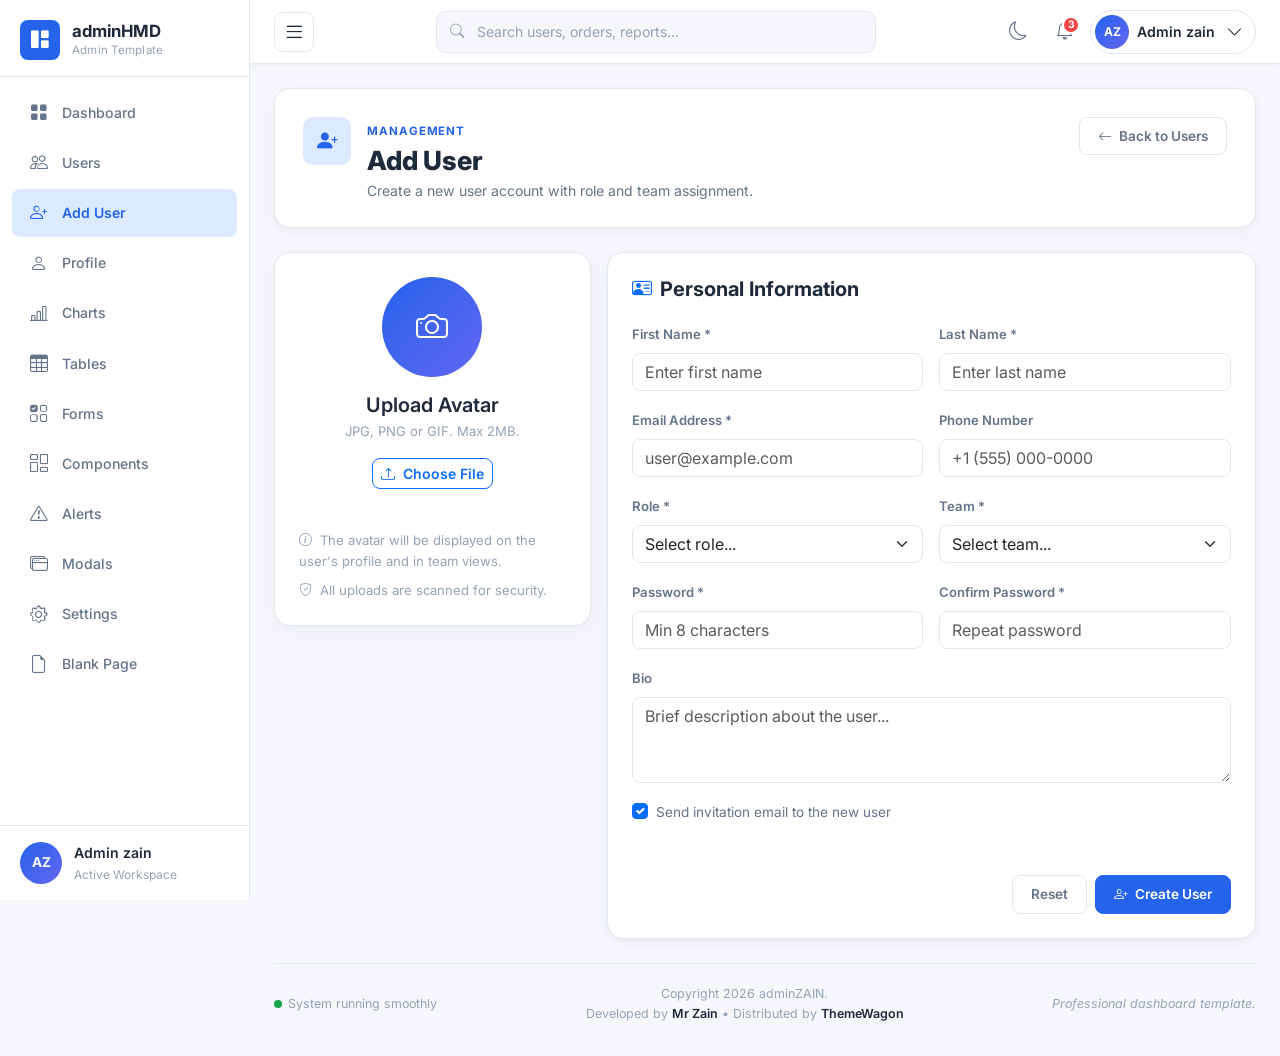
<file: add-user.html>
<!DOCTYPE html>
<html lang="en" data-bs-theme="light">

<head>
  <meta charset="UTF-8" />
  <meta name="viewport" content="width=device-width, initial-scale=1.0" />
  <meta name="description" content="adminHMD — Add a new user to the platform." />
  <title>adminHMD — Add User</title>
  <link href="https://cdn.jsdelivr.net/npm/bootstrap@5.3.3/dist/css/bootstrap.min.css" rel="stylesheet" />
  <link href="https://cdn.jsdelivr.net/npm/bootstrap-icons@1.11.3/font/bootstrap-icons.min.css" rel="stylesheet" />
  <link href="https://fonts.googleapis.com/css2?family=Inter:wght@300;400;500;600;700;800&display=swap"
    rel="stylesheet" />
  <link href="css/style.css" rel="stylesheet" />
</head>

<body>

  <!-- SIDEBAR -->
  <aside id="sidebar" class="sidebar">
    <div class="sidebar-logo">
      <div class="sidebar-logo-icon"><i class="bi bi-grid-1x2-fill"></i></div>
      <div class="sidebar-logo-text">
        <span class="sidebar-brand">adminHMD</span>
        <span class="sidebar-subtitle">Admin Template</span>
      </div>
    </div>
    <nav class="sidebar-nav">
      <ul class="sidebar-menu">
        <li class="sidebar-item"><a href="index.html" class="sidebar-link"><i
              class="bi bi-grid-fill"></i><span>Dashboard</span></a></li>
        <li class="sidebar-item"><a href="users.html" class="sidebar-link"><i
              class="bi bi-people"></i><span>Users</span></a></li>
        <li class="sidebar-item active"><a href="add-user.html" class="sidebar-link"><i
              class="bi bi-person-plus"></i><span>Add User</span></a></li>
        <li class="sidebar-item"><a href="profile.html" class="sidebar-link"><i
              class="bi bi-person"></i><span>Profile</span></a></li>
        <li class="sidebar-item"><a href="charts.html" class="sidebar-link"><i
              class="bi bi-bar-chart-line"></i><span>Charts</span></a></li>
        <li class="sidebar-item"><a href="tables.html" class="sidebar-link"><i
              class="bi bi-table"></i><span>Tables</span></a></li>
        <li class="sidebar-item"><a href="forms.html" class="sidebar-link"><i
              class="bi bi-ui-checks-grid"></i><span>Forms</span></a></li>
        <li class="sidebar-item"><a href="components.html" class="sidebar-link"><i
              class="bi bi-columns-gap"></i><span>Components</span></a></li>
        <li class="sidebar-item"><a href="alerts.html" class="sidebar-link"><i
              class="bi bi-exclamation-triangle"></i><span>Alerts</span></a></li>
        <li class="sidebar-item"><a href="modals.html" class="sidebar-link"><i
              class="bi bi-window-stack"></i><span>Modals</span></a></li>
        <li class="sidebar-item"><a href="settings.html" class="sidebar-link"><i
              class="bi bi-gear"></i><span>Settings</span></a></li>
        <li class="sidebar-item"><a href="blank.html" class="sidebar-link"><i class="bi bi-file-earmark"></i><span>Blank
              Page</span></a></li>
      </ul>
    </nav>
    <div class="sidebar-user-card">
      <div class="sidebar-user-avatar">AZ</div>
      <div class="sidebar-user-info">
        <span class="sidebar-user-name">Admin zain</span>
        <span class="sidebar-user-role">Active Workspace</span>
      </div>
    </div>
  </aside>
  <div id="sidebarOverlay" class="sidebar-overlay"></div>

  <div id="mainContent" class="main-content">
    <!-- NAVBAR -->
    <header class="top-navbar">
      <div class="navbar-left">
        <button class="btn sidebar-toggle-btn" id="sidebarToggle" aria-label="Toggle sidebar"><i
            class="bi bi-list"></i></button>
      </div>
      <div class="navbar-center">
        <div class="search-wrapper">
          <i class="bi bi-search search-icon"></i>
          <input type="text" class="search-input" placeholder="Search users, orders, reports..." aria-label="Search" />
        </div>
      </div>
      <div class="navbar-right">
        <button class="btn navbar-icon-btn" id="darkModeToggle" aria-label="Toggle dark mode"><i
            class="bi bi-moon"></i></button>
        <div class="dropdown">
          <button class="btn navbar-icon-btn position-relative" data-bs-toggle="dropdown" aria-label="Notifications">
            <i class="bi bi-bell"></i><span class="notification-badge">3</span>
          </button>
          <ul class="dropdown-menu dropdown-menu-end notif-dropdown">
            <li>
              <h6 class="dropdown-header">Notifications</h6>
            </li>
          </ul>
        </div>
        <div class="dropdown">
          <button class="btn profile-dropdown-btn" data-bs-toggle="dropdown">
            <div class="profile-avatar-sm">AZ</div>
            <span class="profile-name d-none d-md-inline">Admin zain</span>
            <i class="bi bi-chevron-down ms-1 d-none d-md-inline"></i>
          </button>
          <ul class="dropdown-menu dropdown-menu-end profile-dropdown">
            <li><a class="dropdown-item" href="profile.html"><i class="bi bi-person me-2"></i>Profile</a></li>
            <li><a class="dropdown-item" href="settings.html"><i class="bi bi-gear me-2"></i>Settings</a></li>
            <li>
              <hr class="dropdown-divider" />
            </li>
            <li><a class="dropdown-item text-danger" href="#"><i class="bi bi-box-arrow-right me-2"></i>Logout</a></li>
          </ul>
        </div>
      </div>
    </header>

    <!-- PAGE CONTENT -->
    <main class="page-content">

      <!-- Page Header -->
      <section class="dashboard-header">
        <div class="dashboard-header-card">
          <div class="d-flex align-items-start justify-content-between flex-wrap gap-3">
            <div class="d-flex align-items-start gap-3">
              <div class="dashboard-header-icon"><i class="bi bi-person-plus-fill"></i></div>
              <div>
                <span class="dashboard-overline">MANAGEMENT</span>
                <h1 class="dashboard-title">Add User</h1>
                <p class="dashboard-subtitle">Create a new user account with role and team assignment.</p>
              </div>
            </div>
            <a href="users.html" class="btn btn-outline-secondary btn-dashboard-action"><i
                class="bi bi-arrow-left me-1"></i> Back to Users</a>
          </div>
        </div>
      </section>

      <!-- Add User Form -->
      <section>
        <div class="row g-3">
          <!-- Avatar Upload -->
          <div class="col-lg-4">
            <div class="dashboard-card text-center">
              <div class="mb-3">
                <div class="sidebar-user-avatar mx-auto" style="width:100px; height:100px; font-size:2rem;">
                  <i class="bi bi-camera" style="font-size:2rem;"></i>
                </div>
              </div>
              <h5 style="font-weight:600; color:var(--text-primary); margin-bottom:4px;">Upload Avatar</h5>
              <p style="font-size:0.82rem; color:var(--text-muted); margin-bottom:16px;">JPG, PNG or GIF. Max 2MB.</p>
              <button class="btn btn-outline-primary btn-sm"
                style="border-radius:var(--radius-xs); font-family:var(--font-family); font-weight:600;">
                <i class="bi bi-upload me-1"></i> Choose File
              </button>
              <hr style="border-color:var(--border-color); margin:20px 0;" />
              <div class="text-start" style="font-size:0.82rem; color:var(--text-muted);">
                <p class="mb-2"><i class="bi bi-info-circle me-1"></i> The avatar will be displayed on the user's
                  profile and in team views.</p>
                <p class="mb-0"><i class="bi bi-shield-check me-1"></i> All uploads are scanned for security.</p>
              </div>
            </div>
          </div>
          <!-- Form Fields -->
          <div class="col-lg-8">
            <div class="dashboard-card">
              <h5 style="font-weight:700; color:var(--text-primary); margin-bottom:20px;"><i
                  class="bi bi-person-vcard me-2 text-primary"></i>Personal Information</h5>
              <form>
                <div class="row g-3">
                  <div class="col-md-6">
                    <label class="form-label"
                      style="font-weight:600; font-size:0.82rem; color:var(--text-secondary);">First Name *</label>
                    <input type="text" class="form-control" placeholder="Enter first name"
                      style="border-radius:var(--radius-xs); border-color:var(--border-color); font-family:var(--font-family);" />
                  </div>
                  <div class="col-md-6">
                    <label class="form-label"
                      style="font-weight:600; font-size:0.82rem; color:var(--text-secondary);">Last Name *</label>
                    <input type="text" class="form-control" placeholder="Enter last name"
                      style="border-radius:var(--radius-xs); border-color:var(--border-color); font-family:var(--font-family);" />
                  </div>
                  <div class="col-md-6">
                    <label class="form-label"
                      style="font-weight:600; font-size:0.82rem; color:var(--text-secondary);">Email Address *</label>
                    <input type="email" class="form-control" placeholder="user@example.com"
                      style="border-radius:var(--radius-xs); border-color:var(--border-color); font-family:var(--font-family);" />
                  </div>
                  <div class="col-md-6">
                    <label class="form-label"
                      style="font-weight:600; font-size:0.82rem; color:var(--text-secondary);">Phone Number</label>
                    <input type="tel" class="form-control" placeholder="+1 (555) 000-0000"
                      style="border-radius:var(--radius-xs); border-color:var(--border-color); font-family:var(--font-family);" />
                  </div>
                  <div class="col-md-6">
                    <label class="form-label"
                      style="font-weight:600; font-size:0.82rem; color:var(--text-secondary);">Role *</label>
                    <select class="form-select"
                      style="border-radius:var(--radius-xs); border-color:var(--border-color); font-family:var(--font-family);">
                      <option selected disabled>Select role...</option>
                      <option>Admin</option>
                      <option>Manager</option>
                      <option>Editor</option>
                      <option>Viewer</option>
                      <option>Analyst</option>
                      <option>Designer</option>
                      <option>Developer</option>
                      <option>Support</option>
                    </select>
                  </div>
                  <div class="col-md-6">
                    <label class="form-label"
                      style="font-weight:600; font-size:0.82rem; color:var(--text-secondary);">Team *</label>
                    <select class="form-select"
                      style="border-radius:var(--radius-xs); border-color:var(--border-color); font-family:var(--font-family);">
                      <option selected disabled>Select team...</option>
                      <option>Operations</option>
                      <option>Sales</option>
                      <option>Content</option>
                      <option>Finance</option>
                      <option>Data</option>
                      <option>Creative</option>
                      <option>Engineering</option>
                      <option>Customer Success</option>
                    </select>
                  </div>
                  <div class="col-md-6">
                    <label class="form-label"
                      style="font-weight:600; font-size:0.82rem; color:var(--text-secondary);">Password *</label>
                    <input type="password" class="form-control" placeholder="Min 8 characters"
                      style="border-radius:var(--radius-xs); border-color:var(--border-color); font-family:var(--font-family);" />
                  </div>
                  <div class="col-md-6">
                    <label class="form-label"
                      style="font-weight:600; font-size:0.82rem; color:var(--text-secondary);">Confirm Password
                      *</label>
                    <input type="password" class="form-control" placeholder="Repeat password"
                      style="border-radius:var(--radius-xs); border-color:var(--border-color); font-family:var(--font-family);" />
                  </div>
                  <div class="col-12">
                    <label class="form-label"
                      style="font-weight:600; font-size:0.82rem; color:var(--text-secondary);">Bio</label>
                    <textarea class="form-control" rows="3" placeholder="Brief description about the user..."
                      style="border-radius:var(--radius-xs); border-color:var(--border-color); font-family:var(--font-family);"></textarea>
                  </div>
                  <div class="col-12">
                    <div class="form-check">
                      <input class="form-check-input" type="checkbox" id="sendInvite" checked />
                      <label class="form-check-label" for="sendInvite"
                        style="font-size:0.85rem; color:var(--text-secondary);">Send invitation email to the new
                        user</label>
                    </div>
                  </div>
                </div>
                <hr style="border-color:var(--border-color); margin:24px 0;" />
                <div class="d-flex justify-content-end gap-2">
                  <button type="reset" class="btn btn-outline-secondary btn-dashboard-action">Reset</button>
                  <button type="submit" class="btn btn-primary btn-dashboard-action"><i
                      class="bi bi-person-plus me-1"></i> Create User</button>
                </div>
              </form>
            </div>
          </div>
        </div>
      </section>

      <!-- Footer -->
      <footer class="dashboard-footer">
        <div class="footer-left"><span class="footer-status"><span class="status-dot-green"></span> System running
            smoothly</span></div>
        <div class="footer-center">
          <p>Copyright 2026 adminZAIN.</p>
          <p>Developed by <a href="#">Mr Zain</a> &bull; Distributed by <a href="#">ThemeWagon</a></p>
        </div>
        <div class="footer-right"><span>Professional dashboard template.</span></div>
      </footer>
    </main>
  </div>

  <script src="https://cdn.jsdelivr.net/npm/bootstrap@5.3.3/dist/js/bootstrap.bundle.min.js"></script>
  <script src="js/store.js"></script>
  <script src="js/main.js"></script>
</body>

</html>
</file>
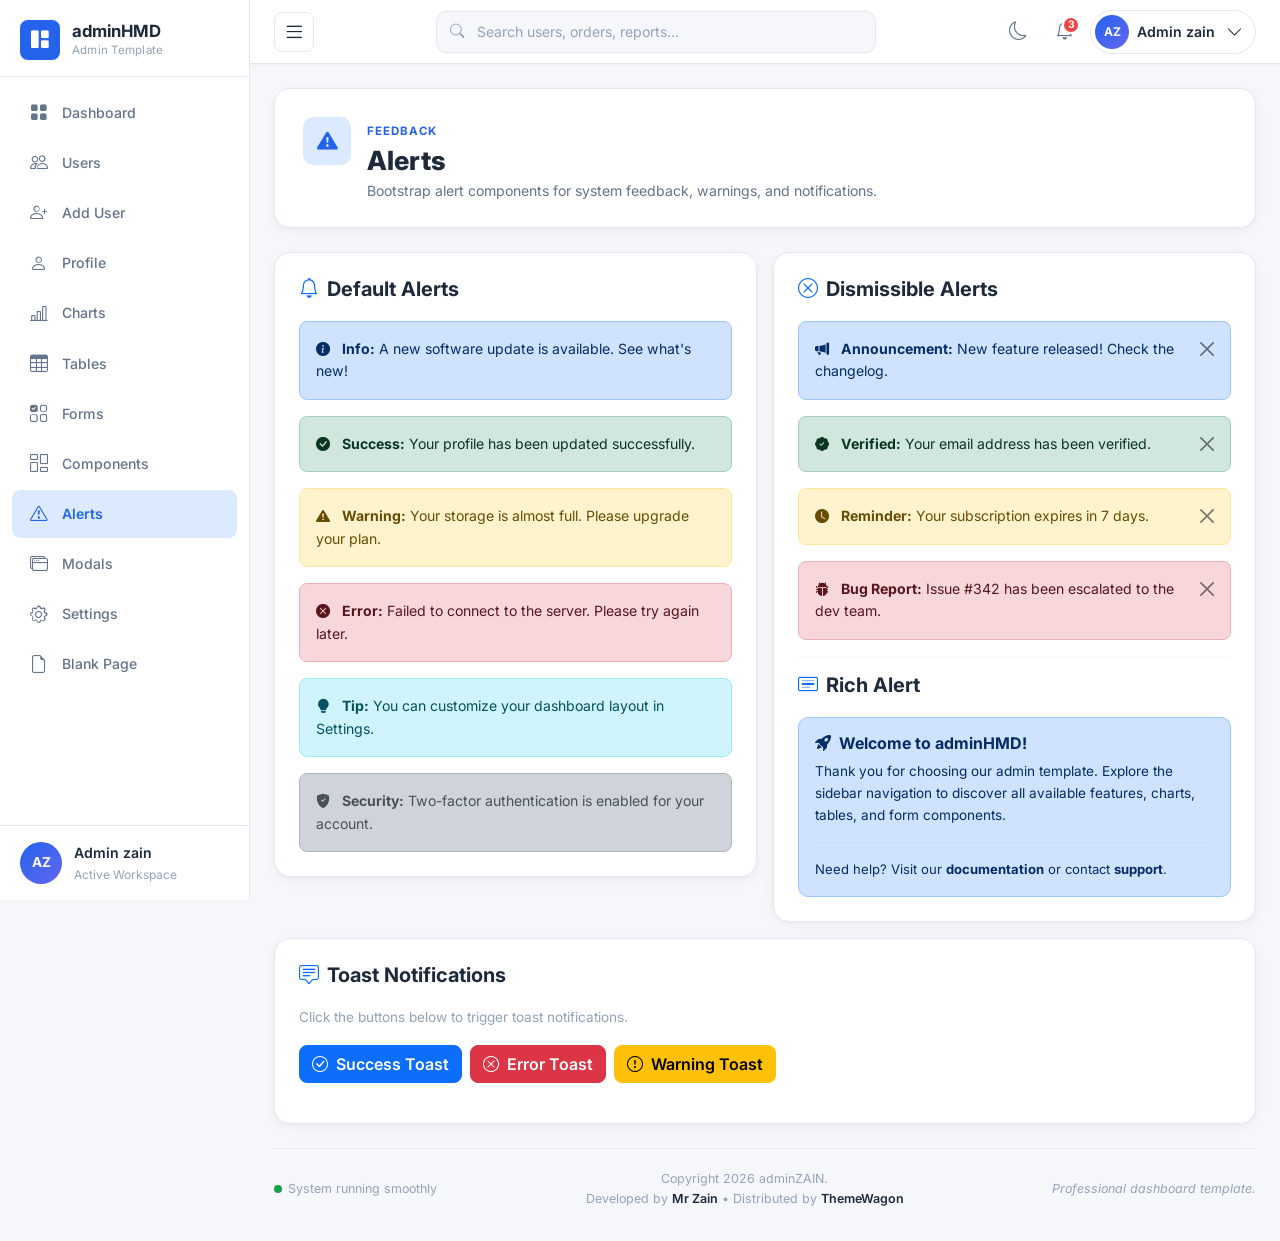
<file: alerts.html>
<!DOCTYPE html>
<html lang="en" data-bs-theme="light">

<head>
  <meta charset="UTF-8" />
  <meta name="viewport" content="width=device-width, initial-scale=1.0" />
  <meta name="description" content="adminHMD — Alert styles, toasts, and notification patterns." />
  <title>adminHMD — Alerts</title>
  <link href="https://cdn.jsdelivr.net/npm/bootstrap@5.3.3/dist/css/bootstrap.min.css" rel="stylesheet" />
  <link href="https://cdn.jsdelivr.net/npm/bootstrap-icons@1.11.3/font/bootstrap-icons.min.css" rel="stylesheet" />
  <link href="https://fonts.googleapis.com/css2?family=Inter:wght@300;400;500;600;700;800&display=swap"
    rel="stylesheet" />
  <link href="css/style.css" rel="stylesheet" />
</head>

<body>

  <!-- SIDEBAR -->
  <aside id="sidebar" class="sidebar">
    <div class="sidebar-logo">
      <div class="sidebar-logo-icon"><i class="bi bi-grid-1x2-fill"></i></div>
      <div class="sidebar-logo-text"><span class="sidebar-brand">adminHMD</span><span class="sidebar-subtitle">Admin
          Template</span></div>
    </div>
    <nav class="sidebar-nav">
      <ul class="sidebar-menu">
        <li class="sidebar-item"><a href="index.html" class="sidebar-link"><i
              class="bi bi-grid-fill"></i><span>Dashboard</span></a></li>
        <li class="sidebar-item"><a href="users.html" class="sidebar-link"><i
              class="bi bi-people"></i><span>Users</span></a></li>
        <li class="sidebar-item"><a href="add-user.html" class="sidebar-link"><i class="bi bi-person-plus"></i><span>Add
              User</span></a></li>
        <li class="sidebar-item"><a href="profile.html" class="sidebar-link"><i
              class="bi bi-person"></i><span>Profile</span></a></li>
        <li class="sidebar-item"><a href="charts.html" class="sidebar-link"><i
              class="bi bi-bar-chart-line"></i><span>Charts</span></a></li>
        <li class="sidebar-item"><a href="tables.html" class="sidebar-link"><i
              class="bi bi-table"></i><span>Tables</span></a></li>
        <li class="sidebar-item"><a href="forms.html" class="sidebar-link"><i
              class="bi bi-ui-checks-grid"></i><span>Forms</span></a></li>
        <li class="sidebar-item"><a href="components.html" class="sidebar-link"><i
              class="bi bi-columns-gap"></i><span>Components</span></a></li>
        <li class="sidebar-item active"><a href="alerts.html" class="sidebar-link"><i
              class="bi bi-exclamation-triangle"></i><span>Alerts</span></a></li>
        <li class="sidebar-item"><a href="modals.html" class="sidebar-link"><i
              class="bi bi-window-stack"></i><span>Modals</span></a></li>
        <li class="sidebar-item"><a href="settings.html" class="sidebar-link"><i
              class="bi bi-gear"></i><span>Settings</span></a></li>
        <li class="sidebar-item"><a href="blank.html" class="sidebar-link"><i class="bi bi-file-earmark"></i><span>Blank
              Page</span></a></li>
      </ul>
    </nav>
    <div class="sidebar-user-card">
      <div class="sidebar-user-avatar">AZ</div>
      <div class="sidebar-user-info"><span class="sidebar-user-name">Admin zain</span><span
          class="sidebar-user-role">Active Workspace</span></div>
    </div>
  </aside>
  <div id="sidebarOverlay" class="sidebar-overlay"></div>

  <div id="mainContent" class="main-content">
    <header class="top-navbar">
      <div class="navbar-left"><button class="btn sidebar-toggle-btn" id="sidebarToggle"><i
            class="bi bi-list"></i></button></div>
      <div class="navbar-center">
        <div class="search-wrapper"><i class="bi bi-search search-icon"></i><input type="text" class="search-input"
            placeholder="Search users, orders, reports..." /></div>
      </div>
      <div class="navbar-right">
        <button class="btn navbar-icon-btn" id="darkModeToggle"><i class="bi bi-moon"></i></button>
        <div class="dropdown"><button class="btn navbar-icon-btn position-relative" data-bs-toggle="dropdown"><i
              class="bi bi-bell"></i><span class="notification-badge">3</span></button>
          <ul class="dropdown-menu dropdown-menu-end notif-dropdown">
            <li>
              <h6 class="dropdown-header">Notifications</h6>
            </li>
          </ul>
        </div>
        <div class="dropdown"><button class="btn profile-dropdown-btn" data-bs-toggle="dropdown">
            <div class="profile-avatar-sm">AZ</div><span class="profile-name d-none d-md-inline">Admin zain</span><i
              class="bi bi-chevron-down ms-1 d-none d-md-inline"></i>
          </button>
          <ul class="dropdown-menu dropdown-menu-end profile-dropdown">
            <li><a class="dropdown-item" href="profile.html"><i class="bi bi-person me-2"></i>Profile</a></li>
            <li><a class="dropdown-item" href="settings.html"><i class="bi bi-gear me-2"></i>Settings</a></li>
            <li>
              <hr class="dropdown-divider" />
            </li>
            <li><a class="dropdown-item text-danger" href="#"><i class="bi bi-box-arrow-right me-2"></i>Logout</a></li>
          </ul>
        </div>
      </div>
    </header>

    <main class="page-content">
      <section class="dashboard-header">
        <div class="dashboard-header-card">
          <div class="d-flex align-items-start gap-3">
            <div class="dashboard-header-icon"><i class="bi bi-exclamation-triangle-fill"></i></div>
            <div>
              <span class="dashboard-overline">FEEDBACK</span>
              <h1 class="dashboard-title">Alerts</h1>
              <p class="dashboard-subtitle">Bootstrap alert components for system feedback, warnings, and notifications.
              </p>
            </div>
          </div>
        </div>
      </section>

      <section>
        <div class="row g-3">
          <!-- Default Alerts -->
          <div class="col-lg-6">
            <div class="dashboard-card">
              <h5 style="font-weight:700; color:var(--text-primary); margin-bottom:20px;"><i
                  class="bi bi-bell text-primary me-2"></i>Default Alerts</h5>
              <div class="alert alert-primary"
                style="border-radius:var(--radius-xs); font-size:0.88rem; font-family:var(--font-family);">
                <i class="bi bi-info-circle-fill me-2"></i> <strong>Info:</strong> A new software update is available.
                See what's new!
              </div>
              <div class="alert alert-success"
                style="border-radius:var(--radius-xs); font-size:0.88rem; font-family:var(--font-family);">
                <i class="bi bi-check-circle-fill me-2"></i> <strong>Success:</strong> Your profile has been updated
                successfully.
              </div>
              <div class="alert alert-warning"
                style="border-radius:var(--radius-xs); font-size:0.88rem; font-family:var(--font-family);">
                <i class="bi bi-exclamation-triangle-fill me-2"></i> <strong>Warning:</strong> Your storage is almost
                full. Please upgrade your plan.
              </div>
              <div class="alert alert-danger"
                style="border-radius:var(--radius-xs); font-size:0.88rem; font-family:var(--font-family);">
                <i class="bi bi-x-circle-fill me-2"></i> <strong>Error:</strong> Failed to connect to the server. Please
                try again later.
              </div>
              <div class="alert alert-info"
                style="border-radius:var(--radius-xs); font-size:0.88rem; font-family:var(--font-family);">
                <i class="bi bi-lightbulb-fill me-2"></i> <strong>Tip:</strong> You can customize your dashboard layout
                in Settings.
              </div>
              <div class="alert alert-dark mb-0"
                style="border-radius:var(--radius-xs); font-size:0.88rem; font-family:var(--font-family);">
                <i class="bi bi-shield-fill-check me-2"></i> <strong>Security:</strong> Two-factor authentication is
                enabled for your account.
              </div>
            </div>
          </div>

          <!-- Dismissible Alerts -->
          <div class="col-lg-6">
            <div class="dashboard-card">
              <h5 style="font-weight:700; color:var(--text-primary); margin-bottom:20px;"><i
                  class="bi bi-x-circle text-primary me-2"></i>Dismissible Alerts</h5>
              <div class="alert alert-primary alert-dismissible fade show"
                style="border-radius:var(--radius-xs); font-size:0.88rem; font-family:var(--font-family);">
                <i class="bi bi-megaphone-fill me-2"></i> <strong>Announcement:</strong> New feature released! Check the
                changelog.
                <button type="button" class="btn-close" data-bs-dismiss="alert"></button>
              </div>
              <div class="alert alert-success alert-dismissible fade show"
                style="border-radius:var(--radius-xs); font-size:0.88rem; font-family:var(--font-family);">
                <i class="bi bi-patch-check-fill me-2"></i> <strong>Verified:</strong> Your email address has been
                verified.
                <button type="button" class="btn-close" data-bs-dismiss="alert"></button>
              </div>
              <div class="alert alert-warning alert-dismissible fade show"
                style="border-radius:var(--radius-xs); font-size:0.88rem; font-family:var(--font-family);">
                <i class="bi bi-clock-fill me-2"></i> <strong>Reminder:</strong> Your subscription expires in 7 days.
                <button type="button" class="btn-close" data-bs-dismiss="alert"></button>
              </div>
              <div class="alert alert-danger alert-dismissible fade show"
                style="border-radius:var(--radius-xs); font-size:0.88rem; font-family:var(--font-family);">
                <i class="bi bi-bug-fill me-2"></i> <strong>Bug Report:</strong> Issue #342 has been escalated to the
                dev team.
                <button type="button" class="btn-close" data-bs-dismiss="alert"></button>
              </div>

              <hr style="border-color:var(--border-color);" />
              <h5 style="font-weight:700; color:var(--text-primary); margin:16px 0 20px;"><i
                  class="bi bi-card-text text-primary me-2"></i>Rich Alert</h5>
              <div class="alert alert-primary mb-0"
                style="border-radius:var(--radius-sm); font-family:var(--font-family);">
                <h5 class="alert-heading" style="font-weight:700; font-size:1rem;"><i
                    class="bi bi-rocket-takeoff-fill me-2"></i>Welcome to adminHMD!</h5>
                <p style="font-size:0.85rem; margin-bottom:12px;">Thank you for choosing our admin template. Explore the
                  sidebar navigation to discover all available features, charts, tables, and form components.</p>
                <hr style="border-color:rgba(37,99,235,0.2);" />
                <p class="mb-0" style="font-size:0.82rem;">Need help? Visit our <a href="#"
                    class="alert-link">documentation</a> or contact <a href="#" class="alert-link">support</a>.</p>
              </div>
            </div>
          </div>

          <!-- Toast Examples -->
          <div class="col-12">
            <div class="dashboard-card">
              <h5 style="font-weight:700; color:var(--text-primary); margin-bottom:20px;"><i
                  class="bi bi-chat-square-text text-primary me-2"></i>Toast Notifications</h5>
              <p style="font-size:0.85rem; color:var(--text-muted); margin-bottom:16px;">Click the buttons below to
                trigger toast notifications.</p>
              <div class="d-flex flex-wrap gap-2 mb-3">
                <button class="btn btn-primary"
                  style="border-radius:var(--radius-xs); font-family:var(--font-family); font-weight:600;"
                  onclick="showToast('successToast')"><i class="bi bi-check-circle me-1"></i> Success Toast</button>
                <button class="btn btn-danger"
                  style="border-radius:var(--radius-xs); font-family:var(--font-family); font-weight:600;"
                  onclick="showToast('errorToast')"><i class="bi bi-x-circle me-1"></i> Error Toast</button>
                <button class="btn btn-warning"
                  style="border-radius:var(--radius-xs); font-family:var(--font-family); font-weight:600;"
                  onclick="showToast('warningToast')"><i class="bi bi-exclamation-circle me-1"></i> Warning
                  Toast</button>
              </div>

              <!-- Toast Container -->
              <div class="toast-container position-fixed bottom-0 end-0 p-3" style="z-index:1080;">
                <div id="successToast" class="toast" role="alert">
                  <div class="toast-header" style="font-family:var(--font-family);">
                    <span
                      style="width:12px; height:12px; border-radius:50%; background:var(--green); display:inline-block;"
                      class="me-2"></span>
                    <strong class="me-auto">Success</strong>
                    <small>Just now</small>
                    <button type="button" class="btn-close" data-bs-dismiss="toast"></button>
                  </div>
                  <div class="toast-body" style="font-size:0.85rem; font-family:var(--font-family);">Operation completed
                    successfully!</div>
                </div>
                <div id="errorToast" class="toast" role="alert">
                  <div class="toast-header" style="font-family:var(--font-family);">
                    <span
                      style="width:12px; height:12px; border-radius:50%; background:var(--red); display:inline-block;"
                      class="me-2"></span>
                    <strong class="me-auto">Error</strong>
                    <small>Just now</small>
                    <button type="button" class="btn-close" data-bs-dismiss="toast"></button>
                  </div>
                  <div class="toast-body" style="font-size:0.85rem; font-family:var(--font-family);">Something went
                    wrong. Please try again.</div>
                </div>
                <div id="warningToast" class="toast" role="alert">
                  <div class="toast-header" style="font-family:var(--font-family);">
                    <span
                      style="width:12px; height:12px; border-radius:50%; background:var(--orange); display:inline-block;"
                      class="me-2"></span>
                    <strong class="me-auto">Warning</strong>
                    <small>Just now</small>
                    <button type="button" class="btn-close" data-bs-dismiss="toast"></button>
                  </div>
                  <div class="toast-body" style="font-size:0.85rem; font-family:var(--font-family);">Please review the
                    highlighted fields.</div>
                </div>
              </div>
            </div>
          </div>
        </div>
      </section>

      <footer class="dashboard-footer">
        <div class="footer-left"><span class="footer-status"><span class="status-dot-green"></span> System running
            smoothly</span></div>
        <div class="footer-center">
          <p>Copyright 2026 adminZAIN.</p>
          <p>Developed by <a href="#">Mr Zain</a> &bull; Distributed by <a href="#">ThemeWagon</a></p>
        </div>
        <div class="footer-right"><span>Professional dashboard template.</span></div>
      </footer>
    </main>
  </div>

  <script src="https://cdn.jsdelivr.net/npm/bootstrap@5.3.3/dist/js/bootstrap.bundle.min.js"></script>
  <script src="js/store.js"></script>
  <script src="js/main.js"></script>
  <script>
    function showToast(id) {
      const el = document.getElementById(id);
      const toast = new bootstrap.Toast(el, { delay: 4000 });
      toast.show();
    }
  </script>
</body>

</html>
</file>
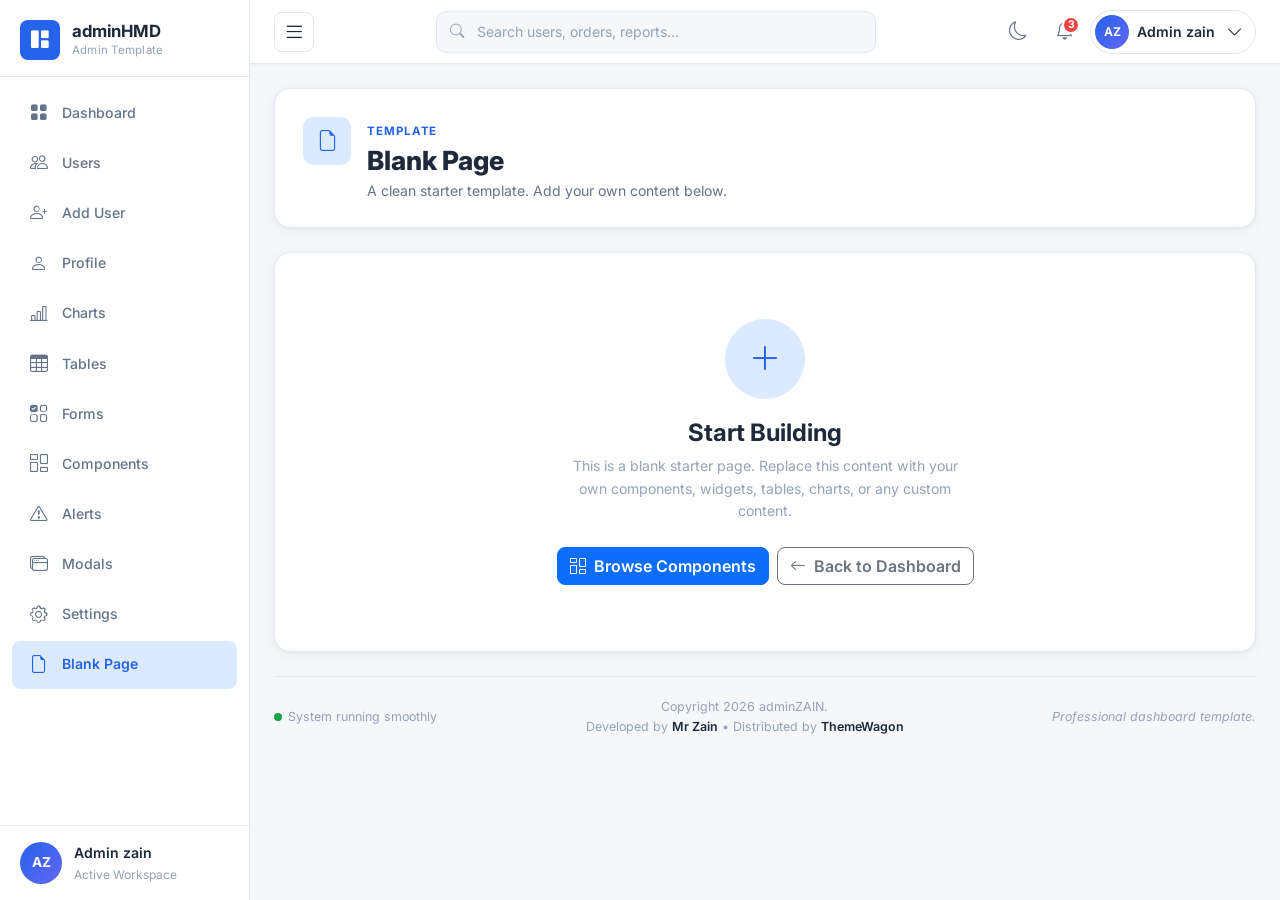
<file: blank.html>
<!DOCTYPE html>
<html lang="en" data-bs-theme="light">

<head>
  <meta charset="UTF-8" />
  <meta name="viewport" content="width=device-width, initial-scale=1.0" />
  <meta name="description" content="adminHMD — Blank starter page template." />
  <title>adminHMD — Blank Page</title>
  <link href="https://cdn.jsdelivr.net/npm/bootstrap@5.3.3/dist/css/bootstrap.min.css" rel="stylesheet" />
  <link href="https://cdn.jsdelivr.net/npm/bootstrap-icons@1.11.3/font/bootstrap-icons.min.css" rel="stylesheet" />
  <link href="https://fonts.googleapis.com/css2?family=Inter:wght@300;400;500;600;700;800&display=swap"
    rel="stylesheet" />
  <link href="css/style.css" rel="stylesheet" />
</head>

<body>

  <!-- SIDEBAR -->
  <aside id="sidebar" class="sidebar">
    <div class="sidebar-logo">
      <div class="sidebar-logo-icon"><i class="bi bi-grid-1x2-fill"></i></div>
      <div class="sidebar-logo-text"><span class="sidebar-brand">adminHMD</span><span class="sidebar-subtitle">Admin
          Template</span></div>
    </div>
    <nav class="sidebar-nav">
      <ul class="sidebar-menu">
        <li class="sidebar-item"><a href="index.html" class="sidebar-link"><i
              class="bi bi-grid-fill"></i><span>Dashboard</span></a></li>
        <li class="sidebar-item"><a href="users.html" class="sidebar-link"><i
              class="bi bi-people"></i><span>Users</span></a></li>
        <li class="sidebar-item"><a href="add-user.html" class="sidebar-link"><i class="bi bi-person-plus"></i><span>Add
              User</span></a></li>
        <li class="sidebar-item"><a href="profile.html" class="sidebar-link"><i
              class="bi bi-person"></i><span>Profile</span></a></li>
        <li class="sidebar-item"><a href="charts.html" class="sidebar-link"><i
              class="bi bi-bar-chart-line"></i><span>Charts</span></a></li>
        <li class="sidebar-item"><a href="tables.html" class="sidebar-link"><i
              class="bi bi-table"></i><span>Tables</span></a></li>
        <li class="sidebar-item"><a href="forms.html" class="sidebar-link"><i
              class="bi bi-ui-checks-grid"></i><span>Forms</span></a></li>
        <li class="sidebar-item"><a href="components.html" class="sidebar-link"><i
              class="bi bi-columns-gap"></i><span>Components</span></a></li>
        <li class="sidebar-item"><a href="alerts.html" class="sidebar-link"><i
              class="bi bi-exclamation-triangle"></i><span>Alerts</span></a></li>
        <li class="sidebar-item"><a href="modals.html" class="sidebar-link"><i
              class="bi bi-window-stack"></i><span>Modals</span></a></li>
        <li class="sidebar-item"><a href="settings.html" class="sidebar-link"><i
              class="bi bi-gear"></i><span>Settings</span></a></li>
        <li class="sidebar-item active"><a href="blank.html" class="sidebar-link"><i
              class="bi bi-file-earmark"></i><span>Blank Page</span></a></li>
      </ul>
    </nav>
    <div class="sidebar-user-card">
      <div class="sidebar-user-avatar">AZ</div>
      <div class="sidebar-user-info"><span class="sidebar-user-name">Admin zain</span><span
          class="sidebar-user-role">Active Workspace</span></div>
    </div>
  </aside>
  <div id="sidebarOverlay" class="sidebar-overlay"></div>

  <div id="mainContent" class="main-content">
    <header class="top-navbar">
      <div class="navbar-left"><button class="btn sidebar-toggle-btn" id="sidebarToggle"><i
            class="bi bi-list"></i></button></div>
      <div class="navbar-center">
        <div class="search-wrapper"><i class="bi bi-search search-icon"></i><input type="text" class="search-input"
            placeholder="Search users, orders, reports..." /></div>
      </div>
      <div class="navbar-right">
        <button class="btn navbar-icon-btn" id="darkModeToggle"><i class="bi bi-moon"></i></button>
        <div class="dropdown"><button class="btn navbar-icon-btn position-relative" data-bs-toggle="dropdown"><i
              class="bi bi-bell"></i><span class="notification-badge">3</span></button>
          <ul class="dropdown-menu dropdown-menu-end notif-dropdown">
            <li>
              <h6 class="dropdown-header">Notifications</h6>
            </li>
          </ul>
        </div>
        <div class="dropdown"><button class="btn profile-dropdown-btn" data-bs-toggle="dropdown">
            <div class="profile-avatar-sm">AZ</div><span class="profile-name d-none d-md-inline">Admin zain</span><i
              class="bi bi-chevron-down ms-1 d-none d-md-inline"></i>
          </button>
          <ul class="dropdown-menu dropdown-menu-end profile-dropdown">
            <li><a class="dropdown-item" href="profile.html"><i class="bi bi-person me-2"></i>Profile</a></li>
            <li><a class="dropdown-item" href="settings.html"><i class="bi bi-gear me-2"></i>Settings</a></li>
            <li>
              <hr class="dropdown-divider" />
            </li>
            <li><a class="dropdown-item text-danger" href="#"><i class="bi bi-box-arrow-right me-2"></i>Logout</a></li>
          </ul>
        </div>
      </div>
    </header>

    <main class="page-content">
      <section class="dashboard-header">
        <div class="dashboard-header-card">
          <div class="d-flex align-items-start gap-3">
            <div class="dashboard-header-icon"><i class="bi bi-file-earmark"></i></div>
            <div>
              <span class="dashboard-overline">TEMPLATE</span>
              <h1 class="dashboard-title">Blank Page</h1>
              <p class="dashboard-subtitle">A clean starter template. Add your own content below.</p>
            </div>
          </div>
        </div>
      </section>

      <!-- Blank Content Area -->
      <section>
        <div class="dashboard-card" style="min-height:400px; display:flex; align-items:center; justify-content:center;">
          <div class="text-center">
            <div
              style="width:80px; height:80px; border-radius:50%; background:var(--primary-light); display:flex; align-items:center; justify-content:center; margin:0 auto 20px;">
              <i class="bi bi-plus-lg" style="font-size:2rem; color:var(--primary);"></i>
            </div>
            <h4 style="font-weight:700; color:var(--text-primary); margin-bottom:8px;">Start Building</h4>
            <p style="font-size:0.88rem; color:var(--text-muted); max-width:400px; margin:0 auto 24px;">
              This is a blank starter page. Replace this content with your own components, widgets, tables, charts, or
              any custom content.
            </p>
            <div class="d-flex justify-content-center gap-2 flex-wrap">
              <a href="components.html" class="btn btn-primary"
                style="border-radius:var(--radius-xs); font-family:var(--font-family); font-weight:600;"><i
                  class="bi bi-columns-gap me-1"></i> Browse Components</a>
              <a href="index.html" class="btn btn-outline-secondary"
                style="border-radius:var(--radius-xs); font-family:var(--font-family); font-weight:600;"><i
                  class="bi bi-arrow-left me-1"></i> Back to Dashboard</a>
            </div>
          </div>
        </div>
      </section>

      <footer class="dashboard-footer">
        <div class="footer-left"><span class="footer-status"><span class="status-dot-green"></span> System running
            smoothly</span></div>
        <div class="footer-center">
          <p>Copyright 2026 adminZAIN.</p>
          <p>Developed by <a href="#">Mr Zain</a> &bull; Distributed by <a href="#">ThemeWagon</a></p>
        </div>
        <div class="footer-right"><span>Professional dashboard template.</span></div>
      </footer>
    </main>
  </div>

  <script src="https://cdn.jsdelivr.net/npm/bootstrap@5.3.3/dist/js/bootstrap.bundle.min.js"></script>
  <script src="js/store.js"></script>
  <script src="js/main.js"></script>
</body>

</html>
</file>
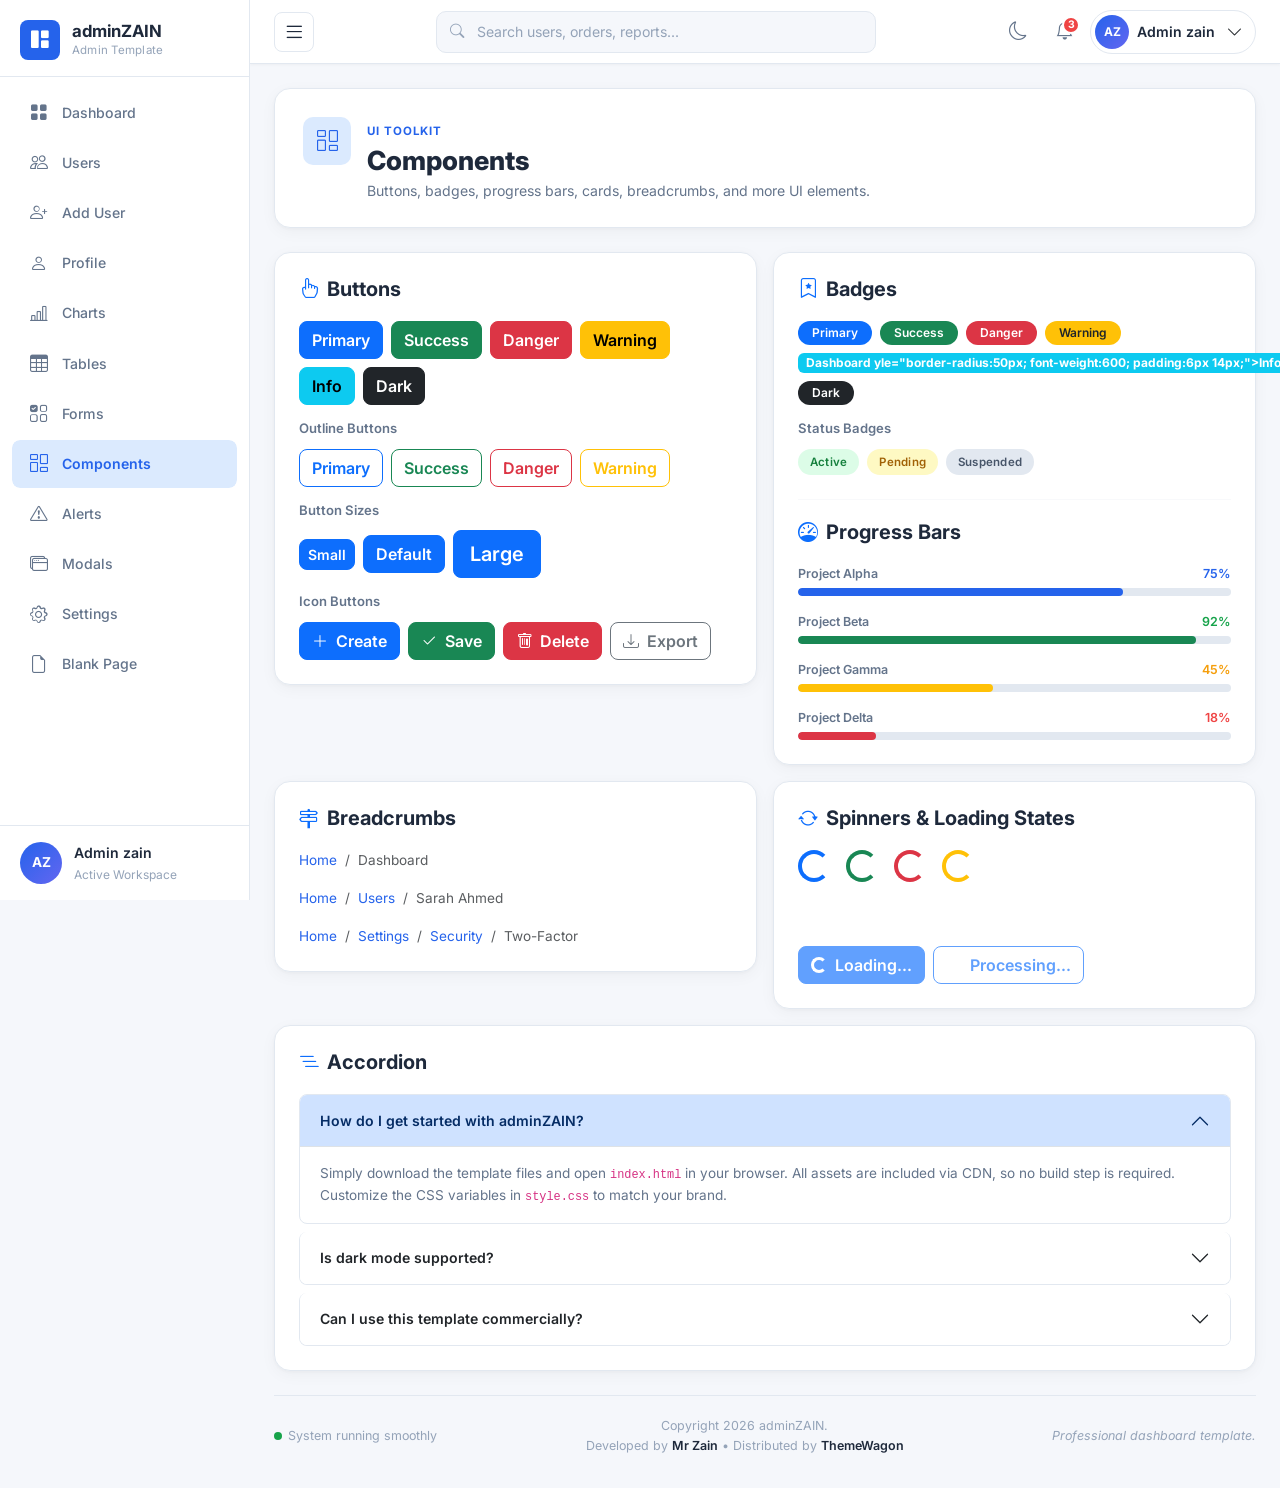
<file: components.html>
<!DOCTYPE html>
<html lang="en" data-bs-theme="light">

<head>
  <meta charset="UTF-8" />
  <meta name="viewport" content="width=device-width, initial-scale=1.0" />
  <meta name="description" content="adminHMD — UI components: buttons, badges, progress bars, cards, and more." />
  <title>adminZAIN — Components</title>
  <link href="https://cdn.jsdelivr.net/npm/bootstrap@5.3.3/dist/css/bootstrap.min.css" rel="stylesheet" />
  <link href="https://cdn.jsdelivr.net/npm/bootstrap-icons@1.11.3/font/bootstrap-icons.min.css" rel="stylesheet" />
  <link href="https://fonts.googleapis.com/css2?family=Inter:wght@300;400;500;600;700;800&display=swap"
    rel="stylesheet" />
  <link href="css/style.css" rel="stylesheet" />
</head>

<body>

  <!-- SIDEBAR -->
  <aside id="sidebar" class="sidebar">
    <div class="sidebar-logo">
      <div class="sidebar-logo-icon"><i class="bi bi-grid-1x2-fill"></i></div>
      <div class="sidebar-logo-text"><span class="sidebar-brand">adminZAIN</span><span class="sidebar-subtitle">Admin
          Template</span></div>
    </div>
    <nav class="sidebar-nav">
      <ul class="sidebar-menu">
        <li class="sidebar-item"><a href="index.html" class="sidebar-link"><i
              class="bi bi-grid-fill"></i><span>Dashboard</span></a></li>
        <li class="sidebar-item"><a href="users.html" class="sidebar-link"><i
              class="bi bi-people"></i><span>Users</span></a></li>
        <li class="sidebar-item"><a href="add-user.html" class="sidebar-link"><i class="bi bi-person-plus"></i><span>Add
              User</span></a></li>
        <li class="sidebar-item"><a href="profile.html" class="sidebar-link"><i
              class="bi bi-person"></i><span>Profile</span></a></li>
        <li class="sidebar-item"><a href="charts.html" class="sidebar-link"><i
              class="bi bi-bar-chart-line"></i><span>Charts</span></a></li>
        <li class="sidebar-item"><a href="tables.html" class="sidebar-link"><i
              class="bi bi-table"></i><span>Tables</span></a></li>
        <li class="sidebar-item"><a href="forms.html" class="sidebar-link"><i
              class="bi bi-ui-checks-grid"></i><span>Forms</span></a></li>
        <li class="sidebar-item active"><a href="components.html" class="sidebar-link"><i
              class="bi bi-columns-gap"></i><span>Components</span></a></li>
        <li class="sidebar-item"><a href="alerts.html" class="sidebar-link"><i
              class="bi bi-exclamation-triangle"></i><span>Alerts</span></a></li>
        <li class="sidebar-item"><a href="modals.html" class="sidebar-link"><i
              class="bi bi-window-stack"></i><span>Modals</span></a></li>
        <li class="sidebar-item"><a href="settings.html" class="sidebar-link"><i
              class="bi bi-gear"></i><span>Settings</span></a></li>
        <li class="sidebar-item"><a href="blank.html" class="sidebar-link"><i class="bi bi-file-earmark"></i><span>Blank
              Page</span></a></li>
      </ul>
    </nav>
    <div class="sidebar-user-card">
      <div class="sidebar-user-avatar">AZ</div>
      <div class="sidebar-user-info"><span class="sidebar-user-name">Admin zain</span><span
          class="sidebar-user-role">Active Workspace</span></div>
    </div>
  </aside>
  <div id="sidebarOverlay" class="sidebar-overlay"></div>

  <div id="mainContent" class="main-content">
    <header class="top-navbar">
      <div class="navbar-left"><button class="btn sidebar-toggle-btn" id="sidebarToggle"><i
            class="bi bi-list"></i></button></div>
      <div class="navbar-center">
        <div class="search-wrapper"><i class="bi bi-search search-icon"></i><input type="text" class="search-input"
            placeholder="Search users, orders, reports..." /></div>
      </div>
      <div class="navbar-right">
        <button class="btn navbar-icon-btn" id="darkModeToggle"><i class="bi bi-moon"></i></button>
        <div class="dropdown"><button class="btn navbar-icon-btn position-relative" data-bs-toggle="dropdown"><i
              class="bi bi-bell"></i><span class="notification-badge">3</span></button>
          <ul class="dropdown-menu dropdown-menu-end notif-dropdown">
            <li>
              <h6 class="dropdown-header">Notifications</h6>
            </li>
          </ul>
        </div>
        <div class="dropdown"><button class="btn profile-dropdown-btn" data-bs-toggle="dropdown">
            <div class="profile-avatar-sm">AZ</div><span class="profile-name d-none d-md-inline">Admin zain</span><i
              class="bi bi-chevron-down ms-1 d-none d-md-inline"></i>
          </button>
          <ul class="dropdown-menu dropdown-menu-end profile-dropdown">
            <li><a class="dropdown-item" href="profile.html"><i class="bi bi-person me-2"></i>Profile</a></li>
            <li><a class="dropdown-item" href="settings.html"><i class="bi bi-gear me-2"></i>Settings</a></li>
            <li>
              <hr class="dropdown-divider" />
            </li>
            <li><a class="dropdown-item text-danger" href="#"><i class="bi bi-box-arrow-right me-2"></i>Logout</a></li>
          </ul>
        </div>
      </div>
    </header>

    <main class="page-content">
      <section class="dashboard-header">
        <div class="dashboard-header-card">
          <div class="d-flex align-items-start gap-3">
            <div class="dashboard-header-icon"><i class="bi bi-columns-gap"></i></div>
            <div>
              <span class="dashboard-overline">UI TOOLKIT</span>
              <h1 class="dashboard-title">Components</h1>
              <p class="dashboard-subtitle">Buttons, badges, progress bars, cards, breadcrumbs, and more UI elements.
              </p>
            </div>
          </div>
        </div>
      </section>

      <section>
        <div class="row g-3">
          <!-- Buttons -->
          <div class="col-lg-6">
            <div class="dashboard-card">
              <h5 style="font-weight:700; color:var(--text-primary); margin-bottom:20px;"><i
                  class="bi bi-hand-index text-primary me-2"></i>Buttons</h5>
              <div class="d-flex flex-wrap gap-2 mb-3">
                <button class="btn btn-primary"
                  style="border-radius:var(--radius-xs); font-family:var(--font-family); font-weight:600;">Primary</button>
                <button class="btn btn-success"
                  style="border-radius:var(--radius-xs); font-family:var(--font-family); font-weight:600;">Success</button>
                <button class="btn btn-danger"
                  style="border-radius:var(--radius-xs); font-family:var(--font-family); font-weight:600;">Danger</button>
                <button class="btn btn-warning"
                  style="border-radius:var(--radius-xs); font-family:var(--font-family); font-weight:600;">Warning</button>
                <button class="btn btn-info"
                  style="border-radius:var(--radius-xs); font-family:var(--font-family); font-weight:600;">Info</button>
                <button class="btn btn-dark"
                  style="border-radius:var(--radius-xs); font-family:var(--font-family); font-weight:600;">Dark</button>
              </div>
              <h6 style="font-weight:600; color:var(--text-secondary); font-size:0.82rem; margin-bottom:12px;">Outline
                Buttons</h6>
              <div class="d-flex flex-wrap gap-2 mb-3">
                <button class="btn btn-outline-primary"
                  style="border-radius:var(--radius-xs); font-family:var(--font-family); font-weight:600;">Primary</button>
                <button class="btn btn-outline-success"
                  style="border-radius:var(--radius-xs); font-family:var(--font-family); font-weight:600;">Success</button>
                <button class="btn btn-outline-danger"
                  style="border-radius:var(--radius-xs); font-family:var(--font-family); font-weight:600;">Danger</button>
                <button class="btn btn-outline-warning"
                  style="border-radius:var(--radius-xs); font-family:var(--font-family); font-weight:600;">Warning</button>
              </div>
              <h6 style="font-weight:600; color:var(--text-secondary); font-size:0.82rem; margin-bottom:12px;">Button
                Sizes</h6>
              <div class="d-flex flex-wrap align-items-center gap-2 mb-3">
                <button class="btn btn-primary btn-sm"
                  style="border-radius:var(--radius-xs); font-family:var(--font-family); font-weight:600;">Small</button>
                <button class="btn btn-primary"
                  style="border-radius:var(--radius-xs); font-family:var(--font-family); font-weight:600;">Default</button>
                <button class="btn btn-primary btn-lg"
                  style="border-radius:var(--radius-xs); font-family:var(--font-family); font-weight:600;">Large</button>
              </div>
              <h6 style="font-weight:600; color:var(--text-secondary); font-size:0.82rem; margin-bottom:12px;">Icon
                Buttons</h6>
              <div class="d-flex flex-wrap gap-2">
                <button class="btn btn-primary"
                  style="border-radius:var(--radius-xs); font-family:var(--font-family); font-weight:600;"><i
                    class="bi bi-plus-lg me-1"></i> Create</button>
                <button class="btn btn-success"
                  style="border-radius:var(--radius-xs); font-family:var(--font-family); font-weight:600;"><i
                    class="bi bi-check2 me-1"></i> Save</button>
                <button class="btn btn-danger"
                  style="border-radius:var(--radius-xs); font-family:var(--font-family); font-weight:600;"><i
                    class="bi bi-trash me-1"></i> Delete</button>
                <button class="btn btn-outline-secondary"
                  style="border-radius:var(--radius-xs); font-family:var(--font-family); font-weight:600;"><i
                    class="bi bi-download me-1"></i> Export</button>
              </div>
            </div>
          </div>

          <!-- Badges -->
          <div class="col-lg-6">
            <div class="dashboard-card">
              <h5 style="font-weight:700; color:var(--text-primary); margin-bottom:20px;"><i
                  class="bi bi-bookmark-star text-primary me-2"></i>Badges</h5>
              <div class="d-flex flex-wrap gap-2 mb-3">
                <span class="badge bg-primary"
                  style="border-radius:50px; font-weight:600; padding:6px 14px;">Primary</span>
                <span class="badge bg-success"
                  style="border-radius:50px; font-weight:600; padding:6px 14px;">Success</span>
                <span class="badge bg-danger"
                  style="border-radius:50px; font-weight:600; padding:6px 14px;">Danger</span>
                <span class="badge bg-warning text-dark"
                  style="border-radius:50px; font-weight:600; padding:6px 14px;">Warning</span>
                <span class="badge bg-info" st class="bi bi-grid-fill"></i><span>Dashboard</span></a></li>
                  yle="border-radius:50px; font-weight:600; padding:6px 14px;">Info</span>
                <span class="badge bg-dark" style="border-radius:50px; font-weight:600; padding:6px 14px;">Dark</span>
              </div>
              <h6 style="font-weight:600; color:var(--text-secondary); font-size:0.82rem; margin-bottom:12px;">Status
                Badges</h6>
              <div class="d-flex flex-wrap gap-2 mb-4">
                <span class="badge-status badge-active">Active</span>
                <span class="badge-status badge-pending">Pending</span>
                <span class="badge-status badge-suspended">Suspended</span>
              </div>

              <hr style="border-color:var(--border-color);" />
              <h5 style="font-weight:700; color:var(--text-primary); margin:20px 0;"><i
                  class="bi bi-speedometer text-primary me-2"></i>Progress Bars</h5>
              <div class="mb-3">
                <div class="d-flex justify-content-between mb-1"><span
                    style="font-size:0.78rem; font-weight:600; color:var(--text-secondary);">Project Alpha</span><span
                    style="font-size:0.78rem; font-weight:600; color:var(--primary);">75%</span></div>
                <div class="progress" style="height:8px; border-radius:50px; background:var(--border-color);">
                  <div class="progress-bar" style="width:75%; border-radius:50px; background:var(--primary);"></div>
                </div>
              </div>
              <div class="mb-3">
                <div class="d-flex justify-content-between mb-1"><span
                    style="font-size:0.78rem; font-weight:600; color:var(--text-secondary);">Project Beta</span><span
                    style="font-size:0.78rem; font-weight:600; color:var(--green);">92%</span></div>
                <div class="progress" style="height:8px; border-radius:50px; background:var(--border-color);">
                  <div class="progress-bar bg-success" style="width:92%; border-radius:50px;"></div>
                </div>
              </div>
              <div class="mb-3">
                <div class="d-flex justify-content-between mb-1"><span
                    style="font-size:0.78rem; font-weight:600; color:var(--text-secondary);">Project Gamma</span><span
                    style="font-size:0.78rem; font-weight:600; color:var(--orange);">45%</span></div>
                <div class="progress" style="height:8px; border-radius:50px; background:var(--border-color);">
                  <div class="progress-bar bg-warning" style="width:45%; border-radius:50px;"></div>
                </div>
              </div>
              <div class="mb-0">
                <div class="d-flex justify-content-between mb-1"><span
                    style="font-size:0.78rem; font-weight:600; color:var(--text-secondary);">Project Delta</span><span
                    style="font-size:0.78rem; font-weight:600; color:var(--red);">18%</span></div>
                <div class="progress" style="height:8px; border-radius:50px; background:var(--border-color);">
                  <div class="progress-bar bg-danger" style="width:18%; border-radius:50px;"></div>
                </div>
              </div>
            </div>
          </div>

          <!-- Breadcrumbs & Pagination -->
          <div class="col-lg-6">
            <div class="dashboard-card">
              <h5 style="font-weight:700; color:var(--text-primary); margin-bottom:20px;"><i
                  class="bi bi-signpost-2 text-primary me-2"></i>Breadcrumbs</h5>
              <nav class="mb-3">
                <ol class="breadcrumb" style="font-size:0.85rem;">
                  <li class="breadcrumb-item"><a href="#" style="color:var(--primary);">Home</a></li>
                  <li class="breadcrumb-item active">Dashboard</li>
                </ol>
              </nav>
              <nav class="mb-3">
                <ol class="breadcrumb" style="font-size:0.85rem;">
                  <li class="breadcrumb-item"><a href="#" style="color:var(--primary);">Home</a></li>
                  <li class="breadcrumb-item"><a href="#" style="color:var(--primary);">Users</a></li>
                  <li class="breadcrumb-item active">Sarah Ahmed</li>
                </ol>
              </nav>
              <nav>
                <ol class="breadcrumb mb-0" style="font-size:0.85rem;">
                  <li class="breadcrumb-item"><a href="#" style="color:var(--primary);">Home</a></li>
                  <li class="breadcrumb-item"><a href="#" style="color:var(--primary);">Settings</a></li>
                  <li class="breadcrumb-item"><a href="#" style="color:var(--primary);">Security</a></li>
                  <li class="breadcrumb-item active">Two-Factor</li>
                </ol>
              </nav>
            </div>
          </div>

          <!-- Spinners & Tooltips -->
          <div class="col-lg-6">
            <div class="dashboard-card">
              <h5 style="font-weight:700; color:var(--text-primary); margin-bottom:20px;"><i
                  class="bi bi-arrow-repeat text-primary me-2"></i>Spinners & Loading States</h5>
              <div class="d-flex flex-wrap align-items-center gap-3 mb-3">
                <div class="spinner-border text-primary" role="status"><span class="visually-hidden">Loading...</span>
                </div>
                <div class="spinner-border text-success" role="status"></div>
                <div class="spinner-border text-danger" role="status"></div>
                <div class="spinner-border text-warning" role="status"></div>
              </div>
              <div class="d-flex flex-wrap align-items-center gap-3 mb-3">
                <div class="spinner-grow text-primary" role="status"></div>
                <div class="spinner-grow text-success" role="status"></div>
                <div class="spinner-grow text-danger" role="status"></div>
                <div class="spinner-grow text-info" role="status"></div>
              </div>
              <div class="d-flex flex-wrap gap-2">
                <button class="btn btn-primary" type="button" disabled
                  style="border-radius:var(--radius-xs); font-family:var(--font-family); font-weight:600;">
                  <span class="spinner-border spinner-border-sm me-1"></span> Loading...
                </button>
                <button class="btn btn-outline-primary" type="button" disabled
                  style="border-radius:var(--radius-xs); font-family:var(--font-family); font-weight:600;">
                  <span class="spinner-grow spinner-grow-sm me-1"></span> Processing...
                </button>
              </div>
            </div>
          </div>

          <!-- Accordion -->
          <div class="col-12">
            <div class="dashboard-card">
              <h5 style="font-weight:700; color:var(--text-primary); margin-bottom:20px;"><i
                  class="bi bi-list-nested text-primary me-2"></i>Accordion</h5>
              <div class="accordion" id="demoAccordion">
                <div class="accordion-item"
                  style="border-radius:var(--radius-xs); margin-bottom:8px; border-color:var(--border-color); overflow:hidden;">
                  <h2 class="accordion-header"><button class="accordion-button" type="button" data-bs-toggle="collapse"
                      data-bs-target="#acc1"
                      style="font-family:var(--font-family); font-weight:600; font-size:0.88rem;">How do I get started
                      with adminZAIN?</button></h2>
                  <div id="acc1" class="accordion-collapse collapse show" data-bs-parent="#demoAccordion">
                    <div class="accordion-body" style="font-size:0.85rem; color:var(--text-secondary);">Simply download
                      the template files and open <code>index.html</code> in your browser. All assets are included via
                      CDN, so no build step is required. Customize the CSS variables in <code>style.css</code> to match
                      your brand.</div>
                  </div>
                </div>
                <div class="accordion-item"
                  style="border-radius:var(--radius-xs); margin-bottom:8px; border-color:var(--border-color); overflow:hidden;">
                  <h2 class="accordion-header"><button class="accordion-button collapsed" type="button"
                      data-bs-toggle="collapse" data-bs-target="#acc2"
                      style="font-family:var(--font-family); font-weight:600; font-size:0.88rem;">Is dark mode
                      supported?</button></h2>
                  <div id="acc2" class="accordion-collapse collapse" data-bs-parent="#demoAccordion">
                    <div class="accordion-body" style="font-size:0.85rem; color:var(--text-secondary);">Yes! Click the
                      moon/sun icon in the top navbar to toggle dark mode. Your preference is automatically saved to
                      localStorage and persists across page reloads.</div>
                  </div>
                </div>
                <div class="accordion-item"
                  style="border-radius:var(--radius-xs); border-color:var(--border-color); overflow:hidden;">
                  <h2 class="accordion-header"><button class="accordion-button collapsed" type="button"
                      data-bs-toggle="collapse" data-bs-target="#acc3"
                      style="font-family:var(--font-family); font-weight:600; font-size:0.88rem;">Can I use this
                      template commercially?</button></h2>
                  <div id="acc3" class="accordion-collapse collapse" data-bs-parent="#demoAccordion">
                    <div class="accordion-body" style="font-size:0.85rem; color:var(--text-secondary);">Yes, this
                      template is free for both personal and commercial use. Attribution is appreciated but not
                      required. Check the license file for full details.</div>
                  </div>
                </div>
              </div>
            </div>
          </div>
        </div>
      </section>

      <footer class="dashboard-footer">
        <div class="footer-left"><span class="footer-status"><span class="status-dot-green"></span> System running
            smoothly</span></div>
        <div class="footer-center">
          <p>Copyright 2026 adminZAIN.</p>
          <p>Developed by <a href="#">Mr Zain</a> &bull; Distributed by <a href="#">ThemeWagon</a></p>
        </div>
        <div class="footer-right"><span>Professional dashboard template.</span></div>
      </footer>
    </main>
  </div>

  <script src="https://cdn.jsdelivr.net/npm/bootstrap@5.3.3/dist/js/bootstrap.bundle.min.js"></script>
  <script src="js/store.js"></script>
  <script src="js/main.js"></script>
</body>

</html>
</file>
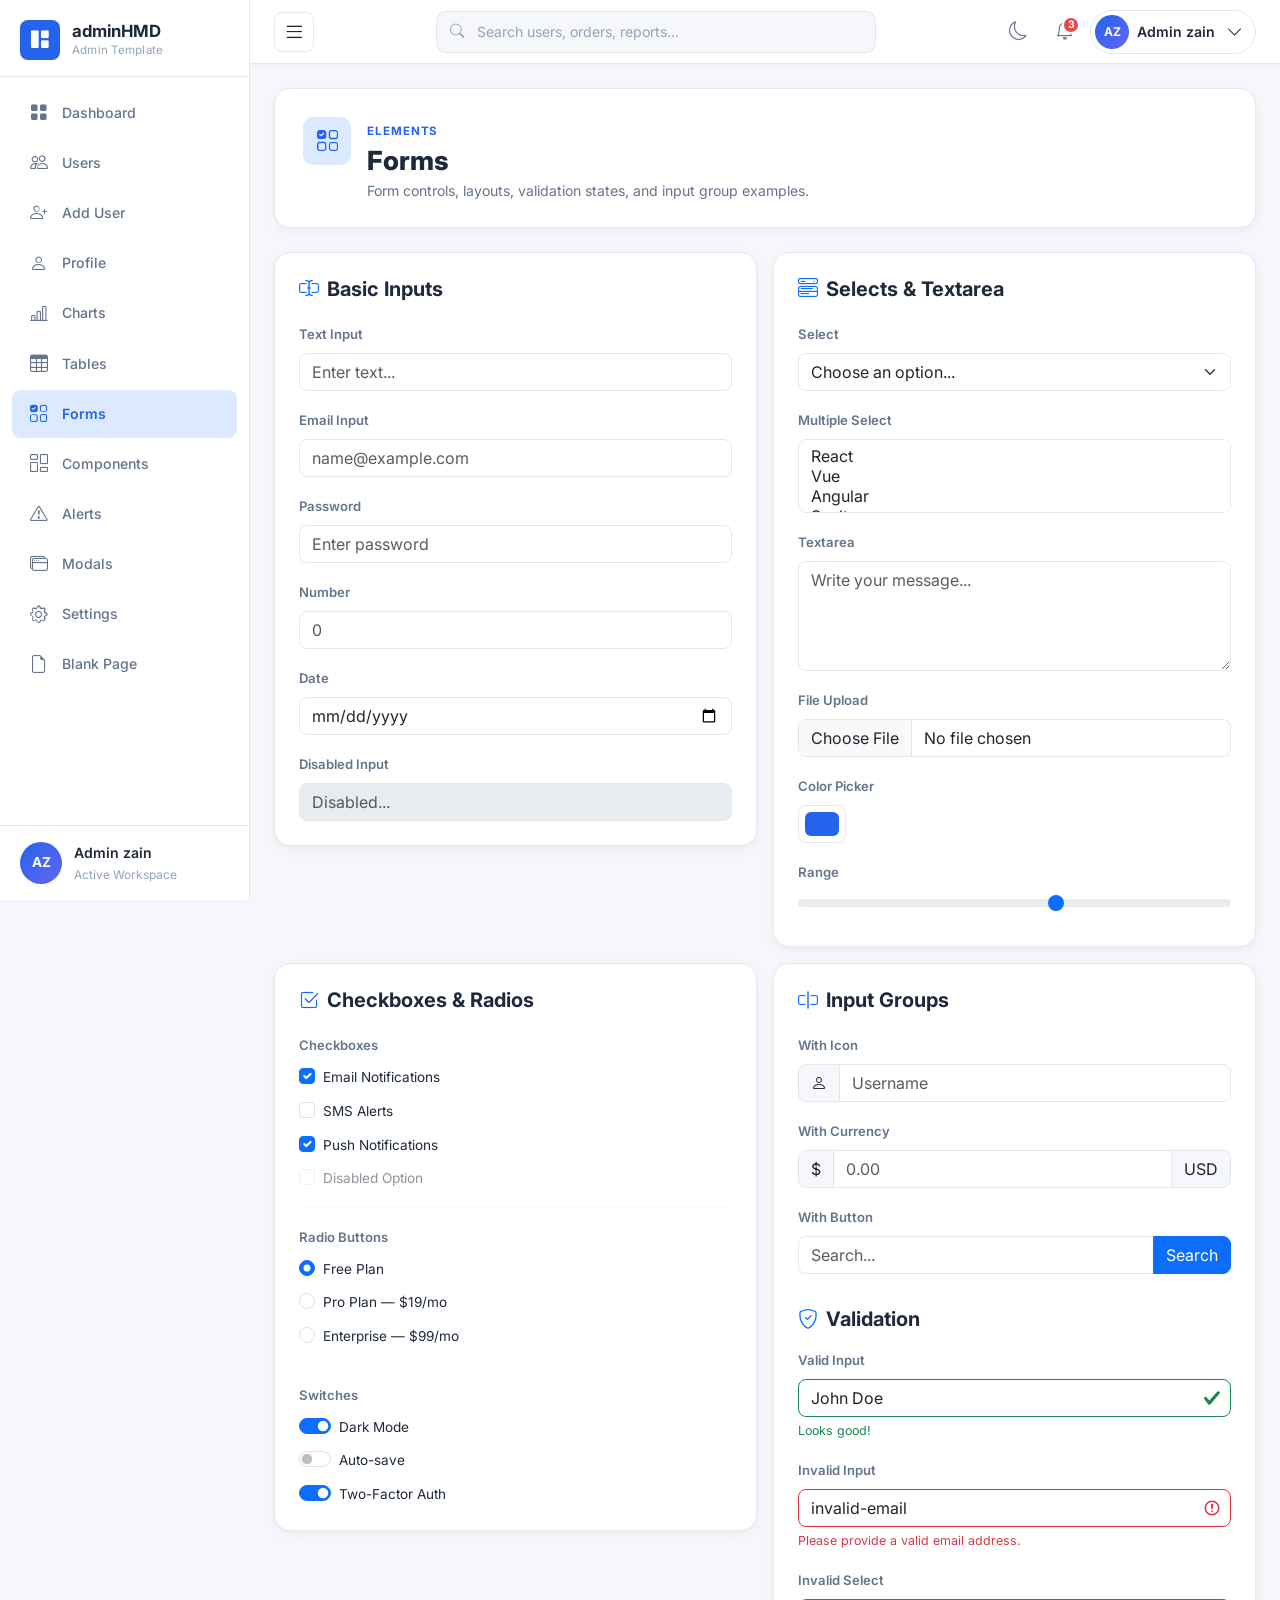
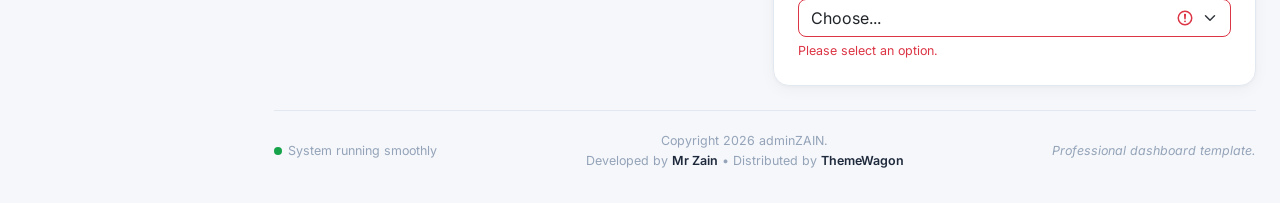
<file: forms.html>
<!DOCTYPE html>
<html lang="en" data-bs-theme="light">

<head>
  <meta charset="UTF-8" />
  <meta name="viewport" content="width=device-width, initial-scale=1.0" />
  <meta name="description" content="adminHMD — Form elements, inputs, selects, checkboxes, and validation examples." />
  <title>adminHMD — Forms</title>
  <link href="https://cdn.jsdelivr.net/npm/bootstrap@5.3.3/dist/css/bootstrap.min.css" rel="stylesheet" />
  <link href="https://cdn.jsdelivr.net/npm/bootstrap-icons@1.11.3/font/bootstrap-icons.min.css" rel="stylesheet" />
  <link href="https://fonts.googleapis.com/css2?family=Inter:wght@300;400;500;600;700;800&display=swap"
    rel="stylesheet" />
  <link href="css/style.css" rel="stylesheet" />
</head>

<body>

  <!-- SIDEBAR -->
  <aside id="sidebar" class="sidebar">
    <div class="sidebar-logo">
      <div class="sidebar-logo-icon"><i class="bi bi-grid-1x2-fill"></i></div>
      <div class="sidebar-logo-text"><span class="sidebar-brand">adminHMD</span><span class="sidebar-subtitle">Admin
          Template</span></div>
    </div>
    <nav class="sidebar-nav">
      <ul class="sidebar-menu">
        <li class="sidebar-item"><a href="index.html" class="sidebar-link"><i
              class="bi bi-grid-fill"></i><span>Dashboard</span></a></li>
        <li class="sidebar-item"><a href="users.html" class="sidebar-link"><i
              class="bi bi-people"></i><span>Users</span></a></li>
        <li class="sidebar-item"><a href="add-user.html" class="sidebar-link"><i class="bi bi-person-plus"></i><span>Add
              User</span></a></li>
        <li class="sidebar-item"><a href="profile.html" class="sidebar-link"><i
              class="bi bi-person"></i><span>Profile</span></a></li>
        <li class="sidebar-item"><a href="charts.html" class="sidebar-link"><i
              class="bi bi-bar-chart-line"></i><span>Charts</span></a></li>
        <li class="sidebar-item"><a href="tables.html" class="sidebar-link"><i
              class="bi bi-table"></i><span>Tables</span></a></li>
        <li class="sidebar-item active"><a href="forms.html" class="sidebar-link"><i
              class="bi bi-ui-checks-grid"></i><span>Forms</span></a></li>
        <li class="sidebar-item"><a href="components.html" class="sidebar-link"><i
              class="bi bi-columns-gap"></i><span>Components</span></a></li>
        <li class="sidebar-item"><a href="alerts.html" class="sidebar-link"><i
              class="bi bi-exclamation-triangle"></i><span>Alerts</span></a></li>
        <li class="sidebar-item"><a href="modals.html" class="sidebar-link"><i
              class="bi bi-window-stack"></i><span>Modals</span></a></li>
        <li class="sidebar-item"><a href="settings.html" class="sidebar-link"><i
              class="bi bi-gear"></i><span>Settings</span></a></li>
        <li class="sidebar-item"><a href="blank.html" class="sidebar-link"><i class="bi bi-file-earmark"></i><span>Blank
              Page</span></a></li>
      </ul>
    </nav>
    <div class="sidebar-user-card">
      <div class="sidebar-user-avatar">AZ</div>
      <div class="sidebar-user-info"><span class="sidebar-user-name">Admin zain</span><span
          class="sidebar-user-role">Active Workspace</span></div>
    </div>
  </aside>
  <div id="sidebarOverlay" class="sidebar-overlay"></div>

  <div id="mainContent" class="main-content">
    <header class="top-navbar">
      <div class="navbar-left"><button class="btn sidebar-toggle-btn" id="sidebarToggle"><i
            class="bi bi-list"></i></button></div>
      <div class="navbar-center">
        <div class="search-wrapper"><i class="bi bi-search search-icon"></i><input type="text" class="search-input"
            placeholder="Search users, orders, reports..." /></div>
      </div>
      <div class="navbar-right">
        <button class="btn navbar-icon-btn" id="darkModeToggle"><i class="bi bi-moon"></i></button>
        <div class="dropdown"><button class="btn navbar-icon-btn position-relative" data-bs-toggle="dropdown"><i
              class="bi bi-bell"></i><span class="notification-badge">3</span></button>
          <ul class="dropdown-menu dropdown-menu-end notif-dropdown">
            <li>
              <h6 class="dropdown-header">Notifications</h6>
            </li>
          </ul>
        </div>
        <div class="dropdown"><button class="btn profile-dropdown-btn" data-bs-toggle="dropdown">
            <div class="profile-avatar-sm">AZ</div><span class="profile-name d-none d-md-inline">Admin zain</span><i
              class="bi bi-chevron-down ms-1 d-none d-md-inline"></i>
          </button>
          <ul class="dropdown-menu dropdown-menu-end profile-dropdown">
            <li><a class="dropdown-item" href="profile.html"><i class="bi bi-person me-2"></i>Profile</a></li>
            <li><a class="dropdown-item" href="settings.html"><i class="bi bi-gear me-2"></i>Settings</a></li>
            <li>
              <hr class="dropdown-divider" />
            </li>
            <li><a class="dropdown-item text-danger" href="#"><i class="bi bi-box-arrow-right me-2"></i>Logout</a></li>
          </ul>
        </div>
      </div>
    </header>

    <main class="page-content">
      <section class="dashboard-header">
        <div class="dashboard-header-card">
          <div class="d-flex align-items-start gap-3">
            <div class="dashboard-header-icon"><i class="bi bi-ui-checks-grid"></i></div>
            <div>
              <span class="dashboard-overline">ELEMENTS</span>
              <h1 class="dashboard-title">Forms</h1>
              <p class="dashboard-subtitle">Form controls, layouts, validation states, and input group examples.</p>
            </div>
          </div>
        </div>
      </section>

      <section>
        <div class="row g-3">
          <!-- Basic Inputs -->
          <div class="col-lg-6">
            <div class="dashboard-card">
              <h5 style="font-weight:700; color:var(--text-primary); margin-bottom:20px;"><i
                  class="bi bi-input-cursor-text text-primary me-2"></i>Basic Inputs</h5>
              <form>
                <div class="mb-3">
                  <label class="form-label"
                    style="font-weight:600; font-size:0.82rem; color:var(--text-secondary);">Text Input</label>
                  <input type="text" class="form-control" placeholder="Enter text..."
                    style="border-radius:var(--radius-xs); border-color:var(--border-color); font-family:var(--font-family);" />
                </div>
                <div class="mb-3">
                  <label class="form-label"
                    style="font-weight:600; font-size:0.82rem; color:var(--text-secondary);">Email Input</label>
                  <input type="email" class="form-control" placeholder="name@example.com"
                    style="border-radius:var(--radius-xs); border-color:var(--border-color); font-family:var(--font-family);" />
                </div>
                <div class="mb-3">
                  <label class="form-label"
                    style="font-weight:600; font-size:0.82rem; color:var(--text-secondary);">Password</label>
                  <input type="password" class="form-control" placeholder="Enter password"
                    style="border-radius:var(--radius-xs); border-color:var(--border-color); font-family:var(--font-family);" />
                </div>
                <div class="mb-3">
                  <label class="form-label"
                    style="font-weight:600; font-size:0.82rem; color:var(--text-secondary);">Number</label>
                  <input type="number" class="form-control" placeholder="0"
                    style="border-radius:var(--radius-xs); border-color:var(--border-color); font-family:var(--font-family);" />
                </div>
                <div class="mb-3">
                  <label class="form-label"
                    style="font-weight:600; font-size:0.82rem; color:var(--text-secondary);">Date</label>
                  <input type="date" class="form-control"
                    style="border-radius:var(--radius-xs); border-color:var(--border-color); font-family:var(--font-family);" />
                </div>
                <div class="mb-0">
                  <label class="form-label"
                    style="font-weight:600; font-size:0.82rem; color:var(--text-secondary);">Disabled Input</label>
                  <input type="text" class="form-control" placeholder="Disabled..." disabled
                    style="border-radius:var(--radius-xs); border-color:var(--border-color); font-family:var(--font-family);" />
                </div>
              </form>
            </div>
          </div>

          <!-- Selects & Textarea -->
          <div class="col-lg-6">
            <div class="dashboard-card">
              <h5 style="font-weight:700; color:var(--text-primary); margin-bottom:20px;"><i
                  class="bi bi-menu-button-wide text-primary me-2"></i>Selects & Textarea</h5>
              <form>
                <div class="mb-3">
                  <label class="form-label"
                    style="font-weight:600; font-size:0.82rem; color:var(--text-secondary);">Select</label>
                  <select class="form-select"
                    style="border-radius:var(--radius-xs); border-color:var(--border-color); font-family:var(--font-family);">
                    <option selected disabled>Choose an option...</option>
                    <option>Option One</option>
                    <option>Option Two</option>
                    <option>Option Three</option>
                  </select>
                </div>
                <div class="mb-3">
                  <label class="form-label"
                    style="font-weight:600; font-size:0.82rem; color:var(--text-secondary);">Multiple Select</label>
                  <select class="form-select" multiple size="3"
                    style="border-radius:var(--radius-xs); border-color:var(--border-color); font-family:var(--font-family);">
                    <option>React</option>
                    <option>Vue</option>
                    <option>Angular</option>
                    <option>Svelte</option>
                  </select>
                </div>
                <div class="mb-3">
                  <label class="form-label"
                    style="font-weight:600; font-size:0.82rem; color:var(--text-secondary);">Textarea</label>
                  <textarea class="form-control" rows="4" placeholder="Write your message..."
                    style="border-radius:var(--radius-xs); border-color:var(--border-color); font-family:var(--font-family);"></textarea>
                </div>
                <div class="mb-3">
                  <label class="form-label"
                    style="font-weight:600; font-size:0.82rem; color:var(--text-secondary);">File Upload</label>
                  <input type="file" class="form-control"
                    style="border-radius:var(--radius-xs); border-color:var(--border-color); font-family:var(--font-family);" />
                </div>
                <div class="mb-3">
                  <label class="form-label"
                    style="font-weight:600; font-size:0.82rem; color:var(--text-secondary);">Color Picker</label>
                  <input type="color" class="form-control form-control-color" value="#2563eb"
                    style="border-radius:var(--radius-xs); border-color:var(--border-color);" />
                </div>
                <div class="mb-0">
                  <label class="form-label"
                    style="font-weight:600; font-size:0.82rem; color:var(--text-secondary);">Range</label>
                  <input type="range" class="form-range" min="0" max="100" value="60" />
                </div>
              </form>
            </div>
          </div>

          <!-- Checkboxes & Radios -->
          <div class="col-lg-6">
            <div class="dashboard-card">
              <h5 style="font-weight:700; color:var(--text-primary); margin-bottom:20px;"><i
                  class="bi bi-check2-square text-primary me-2"></i>Checkboxes & Radios</h5>
              <div class="mb-3">
                <label class="form-label"
                  style="font-weight:600; font-size:0.82rem; color:var(--text-secondary);">Checkboxes</label>
                <div class="form-check mb-2"><input class="form-check-input" type="checkbox" checked id="ch1"><label
                    class="form-check-label" for="ch1" style="font-size:0.85rem;">Email Notifications</label></div>
                <div class="form-check mb-2"><input class="form-check-input" type="checkbox" id="ch2"><label
                    class="form-check-label" for="ch2" style="font-size:0.85rem;">SMS Alerts</label></div>
                <div class="form-check mb-2"><input class="form-check-input" type="checkbox" checked id="ch3"><label
                    class="form-check-label" for="ch3" style="font-size:0.85rem;">Push Notifications</label></div>
                <div class="form-check mb-2"><input class="form-check-input" type="checkbox" disabled id="ch4"><label
                    class="form-check-label" for="ch4" style="font-size:0.85rem;">Disabled Option</label></div>
              </div>
              <hr style="border-color:var(--border-color);" />
              <div class="mb-3">
                <label class="form-label" style="font-weight:600; font-size:0.82rem; color:var(--text-secondary);">Radio
                  Buttons</label>
                <div class="form-check mb-2"><input class="form-check-input" type="radio" name="plan" checked
                    id="r1"><label class="form-check-label" for="r1" style="font-size:0.85rem;">Free Plan</label></div>
                <div class="form-check mb-2"><input class="form-check-input" type="radio" name="plan" id="r2"><label
                    class="form-check-label" for="r2" style="font-size:0.85rem;">Pro Plan — $19/mo</label></div>
                <div class="form-check mb-2"><input class="form-check-input" type="radio" name="plan" id="r3"><label
                    class="form-check-label" for="r3" style="font-size:0.85rem;">Enterprise — $99/mo</label></div>
              </div>
              <hr style="border-color:var(--border-color);" />
              <div>
                <label class="form-label"
                  style="font-weight:600; font-size:0.82rem; color:var(--text-secondary);">Switches</label>
                <div class="form-check form-switch mb-2"><input class="form-check-input" type="checkbox" checked
                    id="sw1"><label class="form-check-label" for="sw1" style="font-size:0.85rem;">Dark Mode</label>
                </div>
                <div class="form-check form-switch mb-2"><input class="form-check-input" type="checkbox" id="sw2"><label
                    class="form-check-label" for="sw2" style="font-size:0.85rem;">Auto-save</label></div>
                <div class="form-check form-switch mb-0"><input class="form-check-input" type="checkbox" checked
                    id="sw3"><label class="form-check-label" for="sw3" style="font-size:0.85rem;">Two-Factor
                    Auth</label></div>
              </div>
            </div>
          </div>

          <!-- Input Groups & Validation -->
          <div class="col-lg-6">
            <div class="dashboard-card">
              <h5 style="font-weight:700; color:var(--text-primary); margin-bottom:20px;"><i
                  class="bi bi-input-cursor text-primary me-2"></i>Input Groups</h5>
              <div class="mb-3">
                <label class="form-label" style="font-weight:600; font-size:0.82rem; color:var(--text-secondary);">With
                  Icon</label>
                <div class="input-group">
                  <span class="input-group-text"
                    style="border-radius:var(--radius-xs) 0 0 var(--radius-xs); border-color:var(--border-color); background:var(--bg-body);"><i
                      class="bi bi-person"></i></span>
                  <input type="text" class="form-control" placeholder="Username"
                    style="border-radius:0 var(--radius-xs) var(--radius-xs) 0; border-color:var(--border-color); font-family:var(--font-family);" />
                </div>
              </div>
              <div class="mb-3">
                <label class="form-label" style="font-weight:600; font-size:0.82rem; color:var(--text-secondary);">With
                  Currency</label>
                <div class="input-group">
                  <span class="input-group-text"
                    style="border-radius:var(--radius-xs) 0 0 var(--radius-xs); border-color:var(--border-color); background:var(--bg-body);">$</span>
                  <input type="number" class="form-control" placeholder="0.00"
                    style="border-color:var(--border-color); font-family:var(--font-family);" />
                  <span class="input-group-text"
                    style="border-radius:0 var(--radius-xs) var(--radius-xs) 0; border-color:var(--border-color); background:var(--bg-body);">USD</span>
                </div>
              </div>
              <div class="mb-3">
                <label class="form-label" style="font-weight:600; font-size:0.82rem; color:var(--text-secondary);">With
                  Button</label>
                <div class="input-group">
                  <input type="text" class="form-control" placeholder="Search..."
                    style="border-radius:var(--radius-xs) 0 0 var(--radius-xs); border-color:var(--border-color); font-family:var(--font-family);" />
                  <button class="btn btn-primary"
                    style="border-radius:0 var(--radius-xs) var(--radius-xs) 0;">Search</button>
                </div>
              </div>
              <hr style="border-color:var(--border-color);" />
              <h5 style="font-weight:700; color:var(--text-primary); margin-bottom:16px;"><i
                  class="bi bi-shield-check text-primary me-2"></i>Validation</h5>
              <div class="mb-3">
                <label class="form-label" style="font-weight:600; font-size:0.82rem; color:var(--text-secondary);">Valid
                  Input</label>
                <input type="text" class="form-control is-valid" value="John Doe"
                  style="border-radius:var(--radius-xs); font-family:var(--font-family);" />
                <div class="valid-feedback" style="font-size:0.78rem;">Looks good!</div>
              </div>
              <div class="mb-3">
                <label class="form-label"
                  style="font-weight:600; font-size:0.82rem; color:var(--text-secondary);">Invalid Input</label>
                <input type="email" class="form-control is-invalid" value="invalid-email"
                  style="border-radius:var(--radius-xs); font-family:var(--font-family);" />
                <div class="invalid-feedback" style="font-size:0.78rem;">Please provide a valid email address.</div>
              </div>
              <div class="mb-0">
                <label class="form-label"
                  style="font-weight:600; font-size:0.82rem; color:var(--text-secondary);">Invalid Select</label>
                <select class="form-select is-invalid"
                  style="border-radius:var(--radius-xs); font-family:var(--font-family);">
                  <option selected disabled>Choose...</option>
                </select>
                <div class="invalid-feedback" style="font-size:0.78rem;">Please select an option.</div>
              </div>
            </div>
          </div>
        </div>
      </section>

      <footer class="dashboard-footer">
        <div class="footer-left"><span class="footer-status"><span class="status-dot-green"></span> System running
            smoothly</span></div>
        <div class="footer-center">
          <p>Copyright 2026 adminZAIN.</p>
          <p>Developed by <a href="#">Mr Zain</a> &bull; Distributed by <a href="#">ThemeWagon</a></p>
        </div>
        <div class="footer-right"><span>Professional dashboard template.</span></div>
      </footer>
    </main>
  </div>

  <script src="https://cdn.jsdelivr.net/npm/bootstrap@5.3.3/dist/js/bootstrap.bundle.min.js"></script>
  <script src="js/store.js"></script>
  <script src="js/main.js"></script>
</body>

</html>
</file>
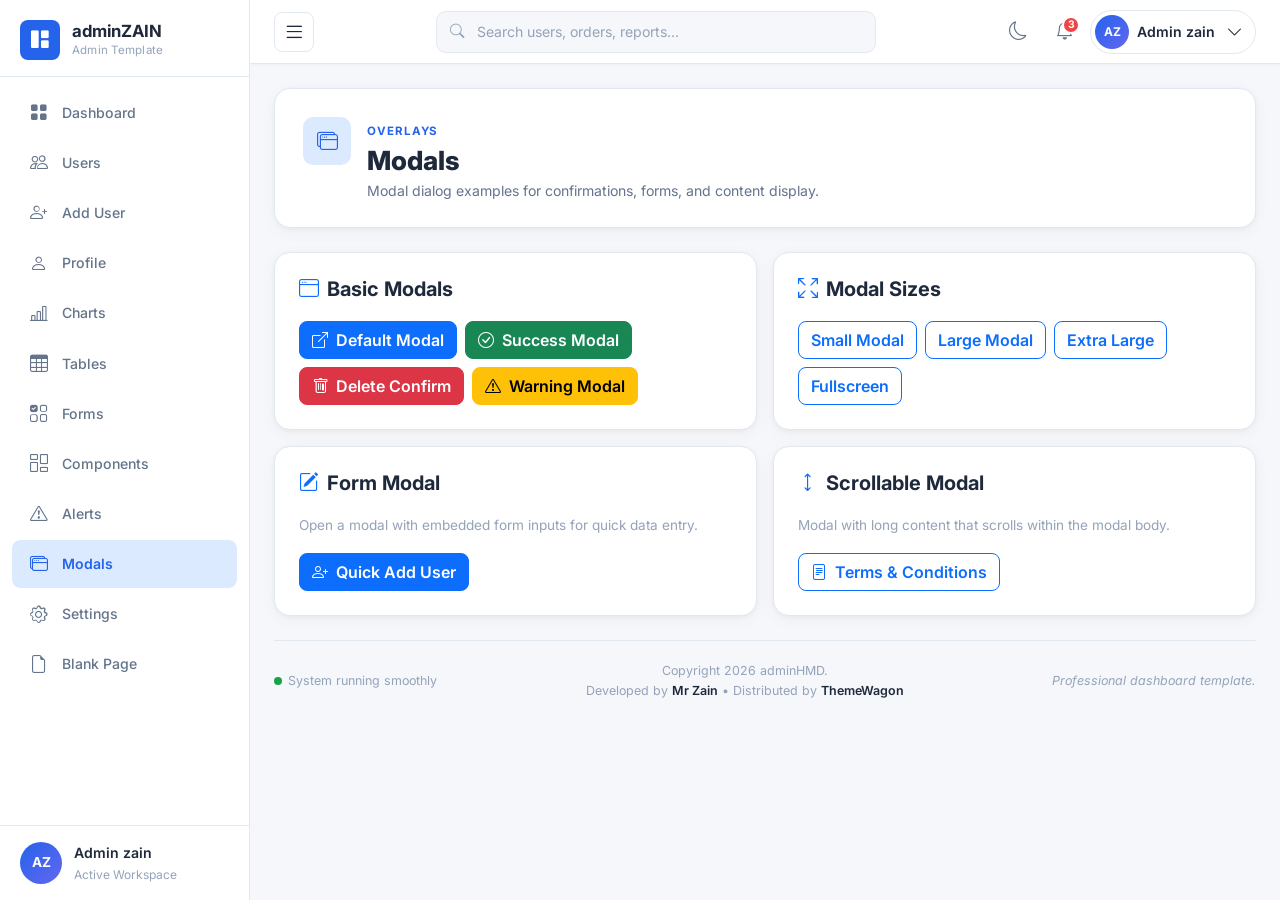
<file: modals.html>
<!DOCTYPE html>
<html lang="en" data-bs-theme="light">

<head>
  <meta charset="UTF-8" />
  <meta name="viewport" content="width=device-width, initial-scale=1.0" />
  <meta name="description" content="adminHMD — Modal dialog examples: confirmation, form, and fullscreen modals." />
  <title>adminHMD — Modals</title>
  <link href="https://cdn.jsdelivr.net/npm/bootstrap@5.3.3/dist/css/bootstrap.min.css" rel="stylesheet" />
  <link href="https://cdn.jsdelivr.net/npm/bootstrap-icons@1.11.3/font/bootstrap-icons.min.css" rel="stylesheet" />
  <link href="https://fonts.googleapis.com/css2?family=Inter:wght@300;400;500;600;700;800&display=swap"
    rel="stylesheet" />
  <link href="css/style.css" rel="stylesheet" />
</head>

<body>

  <!-- SIDEBAR -->
  <aside id="sidebar" class="sidebar">
    <div class="sidebar-logo">
      <div class="sidebar-logo-icon"><i class="bi bi-grid-1x2-fill"></i></div>
      <div class="sidebar-logo-text"><span class="sidebar-brand">adminZAIN</span><span class="sidebar-subtitle">Admin
          Template</span></div>
    </div>
    <nav class="sidebar-nav">
      <ul class="sidebar-menu">
        <li class="sidebar-item"><a href="index.html" class="sidebar-link"><i
              class="bi bi-grid-fill"></i><span>Dashboard</span></a></li>
        <li class="sidebar-item"><a href="users.html" class="sidebar-link"><i
              class="bi bi-people"></i><span>Users</span></a></li>
        <li class="sidebar-item"><a href="add-user.html" class="sidebar-link"><i class="bi bi-person-plus"></i><span>Add
              User</span></a></li>
        <li class="sidebar-item"><a href="profile.html" class="sidebar-link"><i
              class="bi bi-person"></i><span>Profile</span></a></li>
        <li class="sidebar-item"><a href="charts.html" class="sidebar-link"><i
              class="bi bi-bar-chart-line"></i><span>Charts</span></a></li>
        <li class="sidebar-item"><a href="tables.html" class="sidebar-link"><i
              class="bi bi-table"></i><span>Tables</span></a></li>
        <li class="sidebar-item"><a href="forms.html" class="sidebar-link"><i
              class="bi bi-ui-checks-grid"></i><span>Forms</span></a></li>
        <li class="sidebar-item"><a href="components.html" class="sidebar-link"><i
              class="bi bi-columns-gap"></i><span>Components</span></a></li>
        <li class="sidebar-item"><a href="alerts.html" class="sidebar-link"><i
              class="bi bi-exclamation-triangle"></i><span>Alerts</span></a></li>
        <li class="sidebar-item active"><a href="modals.html" class="sidebar-link"><i
              class="bi bi-window-stack"></i><span>Modals</span></a></li>
        <li class="sidebar-item"><a href="settings.html" class="sidebar-link"><i
              class="bi bi-gear"></i><span>Settings</span></a></li>
        <li class="sidebar-item"><a href="blank.html" class="sidebar-link"><i class="bi bi-file-earmark"></i><span>Blank
              Page</span></a></li>
      </ul>
    </nav>
    <div class="sidebar-user-card">
      <div class="sidebar-user-avatar">AZ</div>
      <div class="sidebar-user-info"><span class="sidebar-user-name">Admin zain</span><span
          class="sidebar-user-role">Active Workspace</span></div>
    </div>
  </aside>
  <div id="sidebarOverlay" class="sidebar-overlay"></div>

  <div id="mainContent" class="main-content">
    <header class="top-navbar">
      <div class="navbar-left"><button class="btn sidebar-toggle-btn" id="sidebarToggle"><i
            class="bi bi-list"></i></button></div>
      <div class="navbar-center">
        <div class="search-wrapper"><i class="bi bi-search search-icon"></i><input type="text" class="search-input"
            placeholder="Search users, orders, reports..." /></div>
      </div>
      <div class="navbar-right">
        <button class="btn navbar-icon-btn" id="darkModeToggle"><i class="bi bi-moon"></i></button>
        <div class="dropdown"><button class="btn navbar-icon-btn position-relative" data-bs-toggle="dropdown"><i
              class="bi bi-bell"></i><span class="notification-badge">3</span></button>
          <ul class="dropdown-menu dropdown-menu-end notif-dropdown">
            <li>
              <h6 class="dropdown-header">Notifications</h6>
            </li>
          </ul>
        </div>
        <div class="dropdown"><button class="btn profile-dropdown-btn" data-bs-toggle="dropdown">
            <div class="profile-avatar-sm">AZ</div><span class="profile-name d-none d-md-inline">Admin zain</span><i
              class="bi bi-chevron-down ms-1 d-none d-md-inline"></i>
          </button>
          <ul class="dropdown-menu dropdown-menu-end profile-dropdown">
            <li><a class="dropdown-item" href="profile.html"><i class="bi bi-person me-2"></i>Profile</a></li>
            <li><a class="dropdown-item" href="settings.html"><i class="bi bi-gear me-2"></i>Settings</a></li>
            <li>
              <hr class="dropdown-divider" />
            </li>
            <li><a class="dropdown-item text-danger" href="#"><i class="bi bi-box-arrow-right me-2"></i>Logout</a></li>
          </ul>
        </div>
      </div>
    </header>

    <main class="page-content">
      <section class="dashboard-header">
        <div class="dashboard-header-card">
          <div class="d-flex align-items-start gap-3">
            <div class="dashboard-header-icon"><i class="bi bi-window-stack"></i></div>
            <div>
              <span class="dashboard-overline">OVERLAYS</span>
              <h1 class="dashboard-title">Modals</h1>
              <p class="dashboard-subtitle">Modal dialog examples for confirmations, forms, and content display.</p>
            </div>
          </div>
        </div>
      </section>

      <section>
        <div class="row g-3">
          <!-- Modal Triggers -->
          <div class="col-lg-6">
            <div class="dashboard-card">
              <h5 style="font-weight:700; color:var(--text-primary); margin-bottom:20px;"><i
                  class="bi bi-window text-primary me-2"></i>Basic Modals</h5>
              <div class="d-flex flex-wrap gap-2">
                <button class="btn btn-primary" data-bs-toggle="modal" data-bs-target="#basicModal"
                  style="border-radius:var(--radius-xs); font-family:var(--font-family); font-weight:600;"><i
                    class="bi bi-box-arrow-up-right me-1"></i> Default Modal</button>
                <button class="btn btn-success" data-bs-toggle="modal" data-bs-target="#successModal"
                  style="border-radius:var(--radius-xs); font-family:var(--font-family); font-weight:600;"><i
                    class="bi bi-check-circle me-1"></i> Success Modal</button>
                <button class="btn btn-danger" data-bs-toggle="modal" data-bs-target="#deleteModal"
                  style="border-radius:var(--radius-xs); font-family:var(--font-family); font-weight:600;"><i
                    class="bi bi-trash me-1"></i> Delete Confirm</button>
                <button class="btn btn-warning" data-bs-toggle="modal" data-bs-target="#warningModal"
                  style="border-radius:var(--radius-xs); font-family:var(--font-family); font-weight:600;"><i
                    class="bi bi-exclamation-triangle me-1"></i> Warning Modal</button>
              </div>
            </div>
          </div>

          <!-- Size Variants -->
          <div class="col-lg-6">
            <div class="dashboard-card">
              <h5 style="font-weight:700; color:var(--text-primary); margin-bottom:20px;"><i
                  class="bi bi-arrows-fullscreen text-primary me-2"></i>Modal Sizes</h5>
              <div class="d-flex flex-wrap gap-2">
                <button class="btn btn-outline-primary" data-bs-toggle="modal" data-bs-target="#smallModal"
                  style="border-radius:var(--radius-xs); font-family:var(--font-family); font-weight:600;">Small
                  Modal</button>
                <button class="btn btn-outline-primary" data-bs-toggle="modal" data-bs-target="#largeModal"
                  style="border-radius:var(--radius-xs); font-family:var(--font-family); font-weight:600;">Large
                  Modal</button>
                <button class="btn btn-outline-primary" data-bs-toggle="modal" data-bs-target="#xlModal"
                  style="border-radius:var(--radius-xs); font-family:var(--font-family); font-weight:600;">Extra
                  Large</button>
                <button class="btn btn-outline-primary" data-bs-toggle="modal" data-bs-target="#fullscreenModal"
                  style="border-radius:var(--radius-xs); font-family:var(--font-family); font-weight:600;">Fullscreen</button>
              </div>
            </div>
          </div>

          <!-- Form Modal -->
          <div class="col-lg-6">
            <div class="dashboard-card">
              <h5 style="font-weight:700; color:var(--text-primary); margin-bottom:20px;"><i
                  class="bi bi-pencil-square text-primary me-2"></i>Form Modal</h5>
              <p style="font-size:0.85rem; color:var(--text-muted); margin-bottom:16px;">Open a modal with embedded form
                inputs for quick data entry.</p>
              <button class="btn btn-primary" data-bs-toggle="modal" data-bs-target="#formModal"
                style="border-radius:var(--radius-xs); font-family:var(--font-family); font-weight:600;"><i
                  class="bi bi-person-plus me-1"></i> Quick Add User</button>
            </div>
          </div>

          <!-- Scrollable Modal -->
          <div class="col-lg-6">
            <div class="dashboard-card">
              <h5 style="font-weight:700; color:var(--text-primary); margin-bottom:20px;"><i
                  class="bi bi-arrows-vertical text-primary me-2"></i>Scrollable Modal</h5>
              <p style="font-size:0.85rem; color:var(--text-muted); margin-bottom:16px;">Modal with long content that
                scrolls within the modal body.</p>
              <button class="btn btn-outline-primary" data-bs-toggle="modal" data-bs-target="#scrollModal"
                style="border-radius:var(--radius-xs); font-family:var(--font-family); font-weight:600;"><i
                  class="bi bi-file-text me-1"></i> Terms & Conditions</button>
            </div>
          </div>
        </div>
      </section>

      <footer class="dashboard-footer">
        <div class="footer-left"><span class="footer-status"><span class="status-dot-green"></span> System running
            smoothly</span></div>
        <div class="footer-center">
          <p>Copyright 2026 adminHMD.</p>
          <p>Developed by <a href="#">Mr Zain</a> &bull; Distributed by <a href="#">ThemeWagon</a></p>
        </div>
        <div class="footer-right"><span>Professional dashboard template.</span></div>
      </footer>
    </main>
  </div>

  <!-- ======== MODALS ======== -->

  <!-- Basic Modal -->
  <div class="modal fade" id="basicModal" tabindex="-1">
    <div class="modal-dialog modal-dialog-centered">
      <div class="modal-content"
        style="border-radius:var(--radius); border:1px solid var(--border-color); font-family:var(--font-family);">
        <div class="modal-header" style="border-color:var(--border-color);">
          <h5 class="modal-title" style="font-weight:700;"><i
              class="bi bi-info-circle text-primary me-2"></i>Information</h5><button type="button" class="btn-close"
            data-bs-dismiss="modal"></button>
        </div>
        <div class="modal-body" style="font-size:0.88rem; color:var(--text-secondary);">This is a basic modal dialog.
          You can use it to display important information, confirmations, or any content overlay that requires user
          attention.</div>
        <div class="modal-footer" style="border-color:var(--border-color);"><button type="button"
            class="btn btn-outline-secondary" data-bs-dismiss="modal"
            style="border-radius:var(--radius-xs); font-weight:600;">Close</button><button type="button"
            class="btn btn-primary" style="border-radius:var(--radius-xs); font-weight:600;">Understood</button></div>
      </div>
    </div>
  </div>

  <!-- Success Modal -->
  <div class="modal fade" id="successModal" tabindex="-1">
    <div class="modal-dialog modal-dialog-centered">
      <div class="modal-content"
        style="border-radius:var(--radius); border:1px solid var(--border-color); font-family:var(--font-family);">
        <div class="modal-body text-center py-5">
          <div
            style="width:80px; height:80px; border-radius:50%; background:#dcfce7; display:flex; align-items:center; justify-content:center; margin:0 auto 20px;">
            <i class="bi bi-check-lg" style="font-size:2.5rem; color:#15803d;"></i>
          </div>
          <h4 style="font-weight:700; margin-bottom:8px;">Success!</h4>
          <p style="font-size:0.88rem; color:var(--text-muted); margin-bottom:24px;">Your action has been completed
            successfully. Everything is up to date.</p>
          <button type="button" class="btn btn-success" data-bs-dismiss="modal"
            style="border-radius:var(--radius-xs); font-weight:600; padding:8px 32px;">Done</button>
        </div>
      </div>
    </div>
  </div>

  <!-- Delete Confirmation Modal -->
  <div class="modal fade" id="deleteModal" tabindex="-1">
    <div class="modal-dialog modal-dialog-centered">
      <div class="modal-content"
        style="border-radius:var(--radius); border:1px solid var(--border-color); font-family:var(--font-family);">
        <div class="modal-body text-center py-5">
          <div
            style="width:80px; height:80px; border-radius:50%; background:#fef2f2; display:flex; align-items:center; justify-content:center; margin:0 auto 20px;">
            <i class="bi bi-trash" style="font-size:2rem; color:#ef4444;"></i>
          </div>
          <h4 style="font-weight:700; margin-bottom:8px;">Delete User?</h4>
          <p style="font-size:0.88rem; color:var(--text-muted); margin-bottom:24px;">This action cannot be undone. All
            associated data will be permanently removed.</p>
          <div class="d-flex justify-content-center gap-2">
            <button type="button" class="btn btn-outline-secondary" data-bs-dismiss="modal"
              style="border-radius:var(--radius-xs); font-weight:600;">Cancel</button>
            <button type="button" class="btn btn-danger" data-bs-dismiss="modal"
              style="border-radius:var(--radius-xs); font-weight:600;">Yes, Delete</button>
          </div>
        </div>
      </div>
    </div>
  </div>

  <!-- Warning Modal -->
  <div class="modal fade" id="warningModal" tabindex="-1">
    <div class="modal-dialog modal-dialog-centered">
      <div class="modal-content"
        style="border-radius:var(--radius); border:1px solid var(--border-color); font-family:var(--font-family);">
        <div class="modal-body text-center py-5">
          <div
            style="width:80px; height:80px; border-radius:50%; background:#fffbeb; display:flex; align-items:center; justify-content:center; margin:0 auto 20px;">
            <i class="bi bi-exclamation-triangle" style="font-size:2rem; color:#f59e0b;"></i>
          </div>
          <h4 style="font-weight:700; margin-bottom:8px;">Warning</h4>
          <p style="font-size:0.88rem; color:var(--text-muted); margin-bottom:24px;">You have unsaved changes. Are you
            sure you want to leave this page?</p>
          <div class="d-flex justify-content-center gap-2">
            <button type="button" class="btn btn-outline-secondary" data-bs-dismiss="modal"
              style="border-radius:var(--radius-xs); font-weight:600;">Stay</button>
            <button type="button" class="btn btn-warning" data-bs-dismiss="modal"
              style="border-radius:var(--radius-xs); font-weight:600;">Leave</button>
          </div>
        </div>
      </div>
    </div>
  </div>

  <!-- Small Modal -->
  <div class="modal fade" id="smallModal" tabindex="-1">
    <div class="modal-dialog modal-sm modal-dialog-centered">
      <div class="modal-content"
        style="border-radius:var(--radius); border:1px solid var(--border-color); font-family:var(--font-family);">
        <div class="modal-header" style="border-color:var(--border-color);">
          <h5 class="modal-title" style="font-weight:700; font-size:0.95rem;">Small Modal</h5><button type="button"
            class="btn-close" data-bs-dismiss="modal"></button>
        </div>
        <div class="modal-body" style="font-size:0.85rem; color:var(--text-secondary);">This is a small modal dialog.
        </div>
      </div>
    </div>
  </div>

  <!-- Large Modal -->
  <div class="modal fade" id="largeModal" tabindex="-1">
    <div class="modal-dialog modal-lg modal-dialog-centered">
      <div class="modal-content"
        style="border-radius:var(--radius); border:1px solid var(--border-color); font-family:var(--font-family);">
        <div class="modal-header" style="border-color:var(--border-color);">
          <h5 class="modal-title" style="font-weight:700;">Large Modal</h5><button type="button" class="btn-close"
            data-bs-dismiss="modal"></button>
        </div>
        <div class="modal-body" style="font-size:0.88rem; color:var(--text-secondary);">This is a large modal with more
          space for content, tables, or forms.</div>
        <div class="modal-footer" style="border-color:var(--border-color);"><button type="button"
            class="btn btn-outline-secondary" data-bs-dismiss="modal"
            style="border-radius:var(--radius-xs); font-weight:600;">Close</button></div>
      </div>
    </div>
  </div>

  <!-- Extra Large Modal -->
  <div class="modal fade" id="xlModal" tabindex="-1">
    <div class="modal-dialog modal-xl modal-dialog-centered">
      <div class="modal-content"
        style="border-radius:var(--radius); border:1px solid var(--border-color); font-family:var(--font-family);">
        <div class="modal-header" style="border-color:var(--border-color);">
          <h5 class="modal-title" style="font-weight:700;">Extra Large Modal</h5><button type="button" class="btn-close"
            data-bs-dismiss="modal"></button>
        </div>
        <div class="modal-body" style="font-size:0.88rem; color:var(--text-secondary);">This extra-large modal provides
          maximum space. Ideal for displaying detailed data tables, complex forms, or media galleries.</div>
        <div class="modal-footer" style="border-color:var(--border-color);"><button type="button"
            class="btn btn-outline-secondary" data-bs-dismiss="modal"
            style="border-radius:var(--radius-xs); font-weight:600;">Close</button></div>
      </div>
    </div>
  </div>

  <!-- Fullscreen Modal -->
  <div class="modal fade" id="fullscreenModal" tabindex="-1">
    <div class="modal-dialog modal-fullscreen">
      <div class="modal-content" style="font-family:var(--font-family);">
        <div class="modal-header" style="border-color:var(--border-color);">
          <h5 class="modal-title" style="font-weight:700;">Fullscreen Modal</h5><button type="button" class="btn-close"
            data-bs-dismiss="modal"></button>
        </div>
        <div class="modal-body d-flex align-items-center justify-content-center"
          style="font-size:1.1rem; color:var(--text-muted);">
          <div class="text-center">
            <i class="bi bi-arrows-fullscreen"
              style="font-size:3rem; color:var(--primary); margin-bottom:16px; display:block;"></i>
            <h3 style="font-weight:700; color:var(--textplz fix the code and only use pakistani rupees 
human jasa ho-primary);">Fullscreen Experience</h3>
            <p>This modal takes up the entire viewport. Perfect for immersive content.</p>
          </div>
        </div>
        <div class="modal-footer" style="border-color:var(--border-color);"><button type="button"
            class="btn btn-primary" data-bs-dismiss="modal"
            style="border-radius:var(--radius-xs); font-weight:600;">Exit Fullscreen</button></div>
      </div>
    </div>
  </div>

  <!-- Form Modal -->
  <div class="modal fade" id="formModal" tabindex="-1">
    <div class="modal-dialog modal-dialog-centered">
      <div class="modal-content"
        style="border-radius:var(--radius); border:1px solid var(--border-color); font-family:var(--font-family);">
        <div class="modal-header" style="border-color:var(--border-color);">
          <h5 class="modal-title" style="font-weight:700;"><i class="bi bi-person-plus text-primary me-2"></i>Quick Add
            User</h5><button type="button" class="btn-close" data-bs-dismiss="modal"></button>
        </div>
        <div class="modal-body">
          <form>
            <div class="mb-3">
              <label class="form-label" style="font-weight:600; font-size:0.82rem; color:var(--text-secondary);">Full
                Name</label>
              <input type="text" class="form-control" placeholder="Enter full name"
                style="border-radius:var(--radius-xs); border-color:var(--border-color);" />
            </div>
            <div class="mb-3">
              <label class="form-label"
                style="font-weight:600; font-size:0.82rem; color:var(--text-secondary);">Email</label>
              <input type="email" class="form-control" placeholder="user@example.com"
                style="border-radius:var(--radius-xs); border-color:var(--border-color);" />
            </div>
            <div class="mb-3">
              <label class="form-label"
                style="font-weight:600; font-size:0.82rem; color:var(--text-secondary);">Role</label>
              <select class="form-select" style="border-radius:var(--radius-xs); border-color:var(--border-color);">
                <option selected disabled>Select role...</option>
                <option>Admin</option>
                <option>Editor</option>
                <option>Viewer</option>
              </select>
            </div>
          </form>
        </div>
        <div class="modal-footer" style="border-color:var(--border-color);"><button type="button"
            class="btn btn-outline-secondary" data-bs-dismiss="modal"
            style="border-radius:var(--radius-xs); font-weight:600;">Cancel</button><button type="button"
            class="btn btn-primary" style="border-radius:var(--radius-xs); font-weight:600;">Add User</button></div>
      </div>
    </div>
  </div>

  <!-- Scrollable Modal -->
  <div class="modal fade" id="scrollModal" tabindex="-1">
    <div class="modal-dialog modal-dialog-centered modal-dialog-scrollable">
      <div class="modal-content"
        style="border-radius:var(--radius); border:1px solid var(--border-color); font-family:var(--font-family);">
        <div class="modal-header" style="border-color:var(--border-color);">
          <h5 class="modal-title" style="font-weight:700;"><i class="bi bi-file-text text-primary me-2"></i>Terms &
            Conditions</h5><button type="button" class="btn-close" data-bs-dismiss="modal"></button>
        </div>
        <div class="modal-body" style="font-size:0.85rem; color:var(--text-secondary); line-height:1.7;">
          <h6 style="font-weight:700; color:var(--text-primary);">1. Acceptance of Terms</h6>
          <p>By accessing and using this admin dashboard template, you accept and agree to be bound by the terms and
            provisions of this agreement. If you do not agree to these terms, please do not use this template.</p>
          <h6 style="font-weight:700; color:var(--text-primary);">2. Use License</h6>
          <p>Permission is granted to temporarily download one copy of the materials for personal, non-commercial
            transitory viewing only. This is the grant of a license, not a transfer of title.</p>
          <h6 style="font-weight:700; color:var(--text-primary);">3. Disclaimer</h6>
          <p>The materials are provided on an "as is" basis. We make no warranties, expressed or implied, and hereby
            disclaim and negate all other warranties including, without limitation, implied warranties of
            merchantability and fitness for a particular purpose.</p>
          <h6 style="font-weight:700; color:var(--text-primary);">4. Limitations</h6>
          <p>In no event shall adminHMD or its suppliers be liable for any damages arising out of the use or inability
            to use the materials on this template.</p>
          <h6 style="font-weight:700; color:var(--text-primary);">5. Privacy Policy</h6>
          <p>Your privacy is important to us. We collect and process personal data only to the extent necessary for the
            purposes set out in this policy. We implement appropriate security measures to protect your data.</p>
          <h6 style="font-weight:700; color:var(--text-primary);">6. Governing Law</h6>
          <p>These terms and conditions are governed by and construed in accordance with the laws and you irrevocably
            submit to the exclusive jurisdiction of the courts.</p>
        </div>
        <div class="modal-footer" style="border-color:var(--border-color);">
          <button type="button" class="btn btn-outline-secondary" data-bs-dismiss="modal"
            style="border-radius:var(--radius-xs); font-weight:600;">Decline</button>
          <button type="button" class="btn btn-primary" data-bs-dismiss="modal"
            style="border-radius:var(--radius-xs); font-weight:600;">I Accept</button>
        </div>
      </div>
    </div>
  </div>

  <script src="https://cdn.jsdelivr.net/npm/bootstrap@5.3.3/dist/js/bootstrap.bundle.min.js"></script>
  <script src="js/store.js"></script>
  <script src="js/main.js"></script>
</body>

</html>
</file>
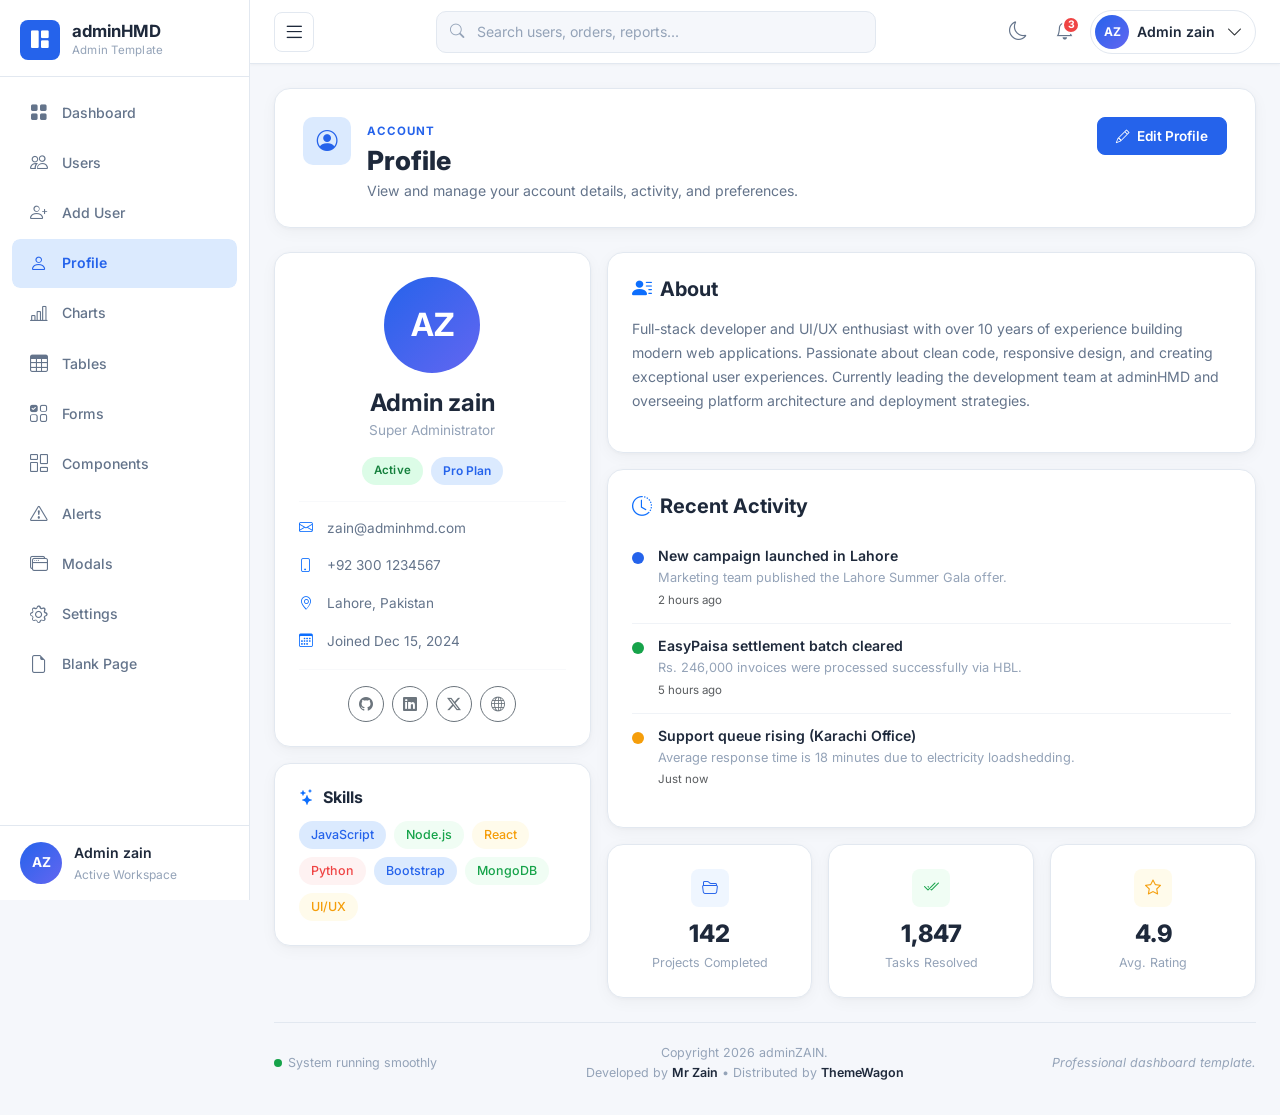
<file: profile.html>
<!DOCTYPE html>
<html lang="en" data-bs-theme="light">

<head>
  <meta charset="UTF-8" />
  <meta name="viewport" content="width=device-width, initial-scale=1.0" />
  <meta name="description" content="adminHMD — User profile and account details." />
  <title>adminHMD — Profile</title>
  <link href="https://cdn.jsdelivr.net/npm/bootstrap@5.3.3/dist/css/bootstrap.min.css" rel="stylesheet" />
  <link href="https://cdn.jsdelivr.net/npm/bootstrap-icons@1.11.3/font/bootstrap-icons.min.css" rel="stylesheet" />
  <link href="https://fonts.googleapis.com/css2?family=Inter:wght@300;400;500;600;700;800&display=swap"
    rel="stylesheet" />
  <link href="css/style.css" rel="stylesheet" />
</head>

<body>

  <!-- SIDEBAR -->
  <aside id="sidebar" class="sidebar">
    <div class="sidebar-logo">
      <div class="sidebar-logo-icon"><i class="bi bi-grid-1x2-fill"></i></div>
      <div class="sidebar-logo-text">
        <span class="sidebar-brand">adminHMD</span>
        <span class="sidebar-subtitle">Admin Template</span>
      </div>
    </div>
    <nav class="sidebar-nav">
      <ul class="sidebar-menu">
        <li class="sidebar-item"><a href="index.html" class="sidebar-link"><i
              class="bi bi-grid-fill"></i><span>Dashboard</span></a></li>
        <li class="sidebar-item"><a href="users.html" class="sidebar-link"><i
              class="bi bi-people"></i><span>Users</span></a></li>
        <li class="sidebar-item"><a href="add-user.html" class="sidebar-link"><i class="bi bi-person-plus"></i><span>Add
              User</span></a></li>
        <li class="sidebar-item active"><a href="profile.html" class="sidebar-link"><i
              class="bi bi-person"></i><span>Profile</span></a></li>
        <li class="sidebar-item"><a href="charts.html" class="sidebar-link"><i
              class="bi bi-bar-chart-line"></i><span>Charts</span></a></li>
        <li class="sidebar-item"><a href="tables.html" class="sidebar-link"><i
              class="bi bi-table"></i><span>Tables</span></a></li>
        <li class="sidebar-item"><a href="forms.html" class="sidebar-link"><i
              class="bi bi-ui-checks-grid"></i><span>Forms</span></a></li>
        <li class="sidebar-item"><a href="components.html" class="sidebar-link"><i
              class="bi bi-columns-gap"></i><span>Components</span></a></li>
        <li class="sidebar-item"><a href="alerts.html" class="sidebar-link"><i
              class="bi bi-exclamation-triangle"></i><span>Alerts</span></a></li>
        <li class="sidebar-item"><a href="modals.html" class="sidebar-link"><i
              class="bi bi-window-stack"></i><span>Modals</span></a></li>
        <li class="sidebar-item"><a href="settings.html" class="sidebar-link"><i
              class="bi bi-gear"></i><span>Settings</span></a></li>
        <li class="sidebar-item"><a href="blank.html" class="sidebar-link"><i class="bi bi-file-earmark"></i><span>Blank
              Page</span></a></li>
      </ul>
    </nav>
    <div class="sidebar-user-card">
      <div class="sidebar-user-avatar">AZ</div>
      <div class="sidebar-user-info">
        <span class="sidebar-user-name">Admin zain</span>
        <span class="sidebar-user-role">Active Workspace</span>
      </div>
    </div>
  </aside>
  <div id="sidebarOverlay" class="sidebar-overlay"></div>

  <div id="mainContent" class="main-content">
    <!-- NAVBAR -->
    <header class="top-navbar">
      <div class="navbar-left">
        <button class="btn sidebar-toggle-btn" id="sidebarToggle" aria-label="Toggle sidebar"><i
            class="bi bi-list"></i></button>
      </div>
      <div class="navbar-center">
        <div class="search-wrapper">
          <i class="bi bi-search search-icon"></i>
          <input type="text" class="search-input" placeholder="Search users, orders, reports..." aria-label="Search" />
        </div>
      </div>
      <div class="navbar-right">
        <button class="btn navbar-icon-btn" id="darkModeToggle" aria-label="Toggle dark mode"><i
            class="bi bi-moon"></i></button>
        <div class="dropdown">
          <button class="btn navbar-icon-btn position-relative" data-bs-toggle="dropdown" aria-label="Notifications">
            <i class="bi bi-bell"></i><span class="notification-badge">3</span>
          </button>
          <ul class="dropdown-menu dropdown-menu-end notif-dropdown">
            <li>
              <h6 class="dropdown-header">Notifications</h6>
            </li>
          </ul>
        </div>
        <div class="dropdown">
          <button class="btn profile-dropdown-btn" data-bs-toggle="dropdown">
            <div class="profile-avatar-sm">AZ</div>
            <span class="profile-name d-none d-md-inline">Admin zain</span>
            <i class="bi bi-chevron-down ms-1 d-none d-md-inline"></i>
          </button>
          <ul class="dropdown-menu dropdown-menu-end profile-dropdown">
            <li><a class="dropdown-item" href="profile.html"><i class="bi bi-person me-2"></i>Profile</a></li>
            <li><a class="dropdown-item" href="settings.html"><i class="bi bi-gear me-2"></i>Settings</a></li>
            <li>
              <hr class="dropdown-divider" />
            </li>
            <li><a class="dropdown-item text-danger" href="#"><i class="bi bi-box-arrow-right me-2"></i>Logout</a></li>
          </ul>
        </div>
      </div>
    </header>

    <!-- PAGE CONTENT -->
    <main class="page-content">

      <!-- Page Header -->
      <section class="dashboard-header">
        <div class="dashboard-header-card">
          <div class="d-flex align-items-start justify-content-between flex-wrap gap-3">
            <div class="d-flex align-items-start gap-3">
              <div class="dashboard-header-icon"><i class="bi bi-person-circle"></i></div>
              <div>
                <span class="dashboard-overline">ACCOUNT</span>
                <h1 class="dashboard-title">Profile</h1>
                <p class="dashboard-subtitle">View and manage your account details, activity, and preferences.</p>
              </div>
            </div>
            <button class="btn btn-primary btn-dashboard-action"><i class="bi bi-pencil me-1"></i> Edit Profile</button>
          </div>
        </div>
      </section>

      <!-- Profile Content -->
      <section>
        <div class="row g-3">
          <!-- Profile Card -->
          <div class="col-lg-4">
            <div class="dashboard-card text-center">
              <div class="sidebar-user-avatar mx-auto"
                style="width:96px; height:96px; font-size:2rem; margin-bottom:16px;">AZ</div>
              <h4 style="font-weight:700; color:var(--text-primary); margin-bottom:2px;">Admin zain</h4>
              <p style="font-size:0.85rem; color:var(--text-muted); margin-bottom:16px;">Super Administrator</p>
              <div class="d-flex justify-content-center gap-2 mb-3">
                <span class="badge-status badge-active">Active</span>
                <span
                  style="font-size:0.75rem; background:var(--primary-light); color:var(--primary); padding:4px 12px; border-radius:50px; font-weight:600;">Pro
                  Plan</span>
              </div>
              <hr style="border-color:var(--border-color);" />
              <div class="text-start" style="font-size:0.85rem;">
                <div class="d-flex align-items-center gap-2 mb-3">
                  <i class="bi bi-envelope text-primary" style="width:20px;"></i>
                  <span style="color:var(--text-secondary);">zain@adminhmd.com</span>
                </div>
                <div class="d-flex align-items-center gap-2 mb-3">
                  <i class="bi bi-phone text-primary" style="width:20px;"></i>
                  <span style="color:var(--text-secondary);">+92 300 1234567</span>
                </div>
                <div class="d-flex align-items-center gap-2 mb-3">
                  <i class="bi bi-geo-alt text-primary" style="width:20px;"></i>
                  <span style="color:var(--text-secondary);">Lahore, Pakistan</span>
                </div>
                <div class="d-flex align-items-center gap-2 mb-3">
                  <i class="bi bi-calendar3 text-primary" style="width:20px;"></i>
                  <span style="color:var(--text-secondary);">Joined Dec 15, 2024</span>
                </div>
              </div>
              <hr style="border-color:var(--border-color);" />
              <div class="d-flex justify-content-center gap-2">
                <a href="#" class="btn btn-outline-secondary btn-sm"
                  style="border-radius:50%; width:36px; height:36px; display:flex; align-items:center; justify-content:center;"><i
                    class="bi bi-github"></i></a>
                <a href="#" class="btn btn-outline-secondary btn-sm"
                  style="border-radius:50%; width:36px; height:36px; display:flex; align-items:center; justify-content:center;"><i
                    class="bi bi-linkedin"></i></a>
                <a href="#" class="btn btn-outline-secondary btn-sm"
                  style="border-radius:50%; width:36px; height:36px; display:flex; align-items:center; justify-content:center;"><i
                    class="bi bi-twitter-x"></i></a>
                <a href="#" class="btn btn-outline-secondary btn-sm"
                  style="border-radius:50%; width:36px; height:36px; display:flex; align-items:center; justify-content:center;"><i
                    class="bi bi-globe"></i></a>
              </div>
            </div>

            <!-- Skills -->
            <div class="dashboard-card mt-3">
              <h6 style="font-weight:700; color:var(--text-primary); margin-bottom:14px;"><i
                  class="bi bi-stars text-primary me-2"></i>Skills</h6>
              <div class="d-flex flex-wrap gap-2">
                <span
                  style="font-size:0.78rem; background:var(--primary-light); color:var(--primary); padding:4px 12px; border-radius:50px; font-weight:500;">JavaScript</span>
                <span
                  style="font-size:0.78rem; background:var(--green-light); color:var(--green); padding:4px 12px; border-radius:50px; font-weight:500;">Node.js</span>
                <span
                  style="font-size:0.78rem; background:var(--orange-light); color:var(--orange); padding:4px 12px; border-radius:50px; font-weight:500;">React</span>
                <span
                  style="font-size:0.78rem; background:var(--red-light); color:var(--red); padding:4px 12px; border-radius:50px; font-weight:500;">Python</span>
                <span
                  style="font-size:0.78rem; background:var(--primary-light); color:var(--primary); padding:4px 12px; border-radius:50px; font-weight:500;">Bootstrap</span>
                <span
                  style="font-size:0.78rem; background:var(--green-light); color:var(--green); padding:4px 12px; border-radius:50px; font-weight:500;">MongoDB</span>
                <span
                  style="font-size:0.78rem; background:var(--orange-light); color:var(--orange); padding:4px 12px; border-radius:50px; font-weight:500;">UI/UX</span>
              </div>
            </div>
          </div>

          <!-- Right Column -->
          <div class="col-lg-8">
            <!-- About -->
            <div class="dashboard-card">
              <h5 style="font-weight:700; color:var(--text-primary); margin-bottom:16px;"><i
                  class="bi bi-person-lines-fill text-primary me-2"></i>About</h5>
              <p style="font-size:0.88rem; color:var(--text-secondary); line-height:1.7;">
                Full-stack developer and UI/UX enthusiast with over 10 years of experience building modern web
                applications. Passionate about clean code, responsive design, and creating exceptional user experiences.
                Currently leading the development team at adminHMD and overseeing platform architecture and deployment
                strategies.
              </p>
            </div>

            <!-- Activity Timeline -->
            <div class="dashboard-card mt-3">
              <h5 style="font-weight:700; color:var(--text-primary); margin-bottom:16px;"><i
                  class="bi bi-clock-history text-primary me-2"></i>Recent Activity</h5>
              <div class="activity-list">
                <div class="activity-item">
                  <div class="activity-dot activity-dot-blue"></div>
                  <div class="activity-content">
                    <h6 class="activity-title">Updated dashboard layout</h6>
                    <p class="activity-desc">Redesigned the stat cards and chart section — 2 hours ago</p>
                  </div>
                </div>
                <hr class="activity-divider" />
                <div class="activity-item">
                  <div class="activity-dot activity-dot-green"></div>
                  <div class="activity-content">
                    <h6 class="activity-title">Approved 12 new user accounts</h6>
                    <p class="activity-desc">Batch approval from the onboarding queue — 5 hours ago</p>
                  </div>
                </div>
                <hr class="activity-divider" />
                <div class="activity-item">
                  <div class="activity-dot activity-dot-yellow"></div>
                  <div class="activity-content">
                    <h6 class="activity-title">Deployed v2.4.1 to production</h6>
                    <p class="activity-desc">Includes bug fixes and performance improvements — 1 day ago</p>
                  </div>
                </div>
                <hr class="activity-divider" />
                <div class="activity-item">
                  <div class="activity-dot activity-dot-blue"></div>
                  <div class="activity-content">
                    <h6 class="activity-title">Reviewed security audit report</h6>
                    <p class="activity-desc">No critical vulnerabilities found — 2 days ago</p>
                  </div>
                </div>
                <hr class="activity-divider" />
                <div class="activity-item">
                  <div class="activity-dot activity-dot-green"></div>
                  <div class="activity-content">
                    <h6 class="activity-title">Published API documentation v3</h6>
                    <p class="activity-desc">Updated endpoints and examples for external partners — 3 days ago</p>
                  </div>
                </div>
              </div>
            </div>

            <!-- Stats Summary -->
            <div class="row g-3 mt-0">
              <div class="col-md-4">
                <div class="dashboard-card text-center">
                  <div class="stat-card-icon stat-icon-blue mx-auto mb-2"><i class="bi bi-folder2-open"></i></div>
                  <div style="font-size:1.5rem; font-weight:800; color:var(--text-primary);">142</div>
                  <div style="font-size:0.78rem; color:var(--text-muted);">Projects Completed</div>
                </div>
              </div>
              <div class="col-md-4">
                <div class="dashboard-card text-center">
                  <div class="stat-card-icon stat-icon-green mx-auto mb-2"><i class="bi bi-check2-all"></i></div>
                  <div style="font-size:1.5rem; font-weight:800; color:var(--text-primary);">1,847</div>
                  <div style="font-size:0.78rem; color:var(--text-muted);">Tasks Resolved</div>
                </div>
              </div>
              <div class="col-md-4">
                <div class="dashboard-card text-center">
                  <div class="stat-card-icon stat-icon-orange mx-auto mb-2"><i class="bi bi-star"></i></div>
                  <div style="font-size:1.5rem; font-weight:800; color:var(--text-primary);">4.9</div>
                  <div style="font-size:0.78rem; color:var(--text-muted);">Avg. Rating</div>
                </div>
              </div>
            </div>
          </div>
        </div>
      </section>

      <!-- Footer -->
      <footer class="dashboard-footer">
        <div class="footer-left"><span class="footer-status"><span class="status-dot-green"></span> System running
            smoothly</span></div>
        <div class="footer-center">
          <p>Copyright 2026 adminZAIN.</p>
          <p>Developed by <a href="#">Mr Zain</a> &bull; Distributed by <a href="#">ThemeWagon</a></p>
        </div>
        <div class="footer-right"><span>Professional dashboard template.</span></div>
      </footer>
    </main>
  </div>

  <script src="https://cdn.jsdelivr.net/npm/bootstrap@5.3.3/dist/js/bootstrap.bundle.min.js"></script>
  <script src="js/store.js"></script>
  <script src="js/main.js"></script>
</body>

</html>
</file>
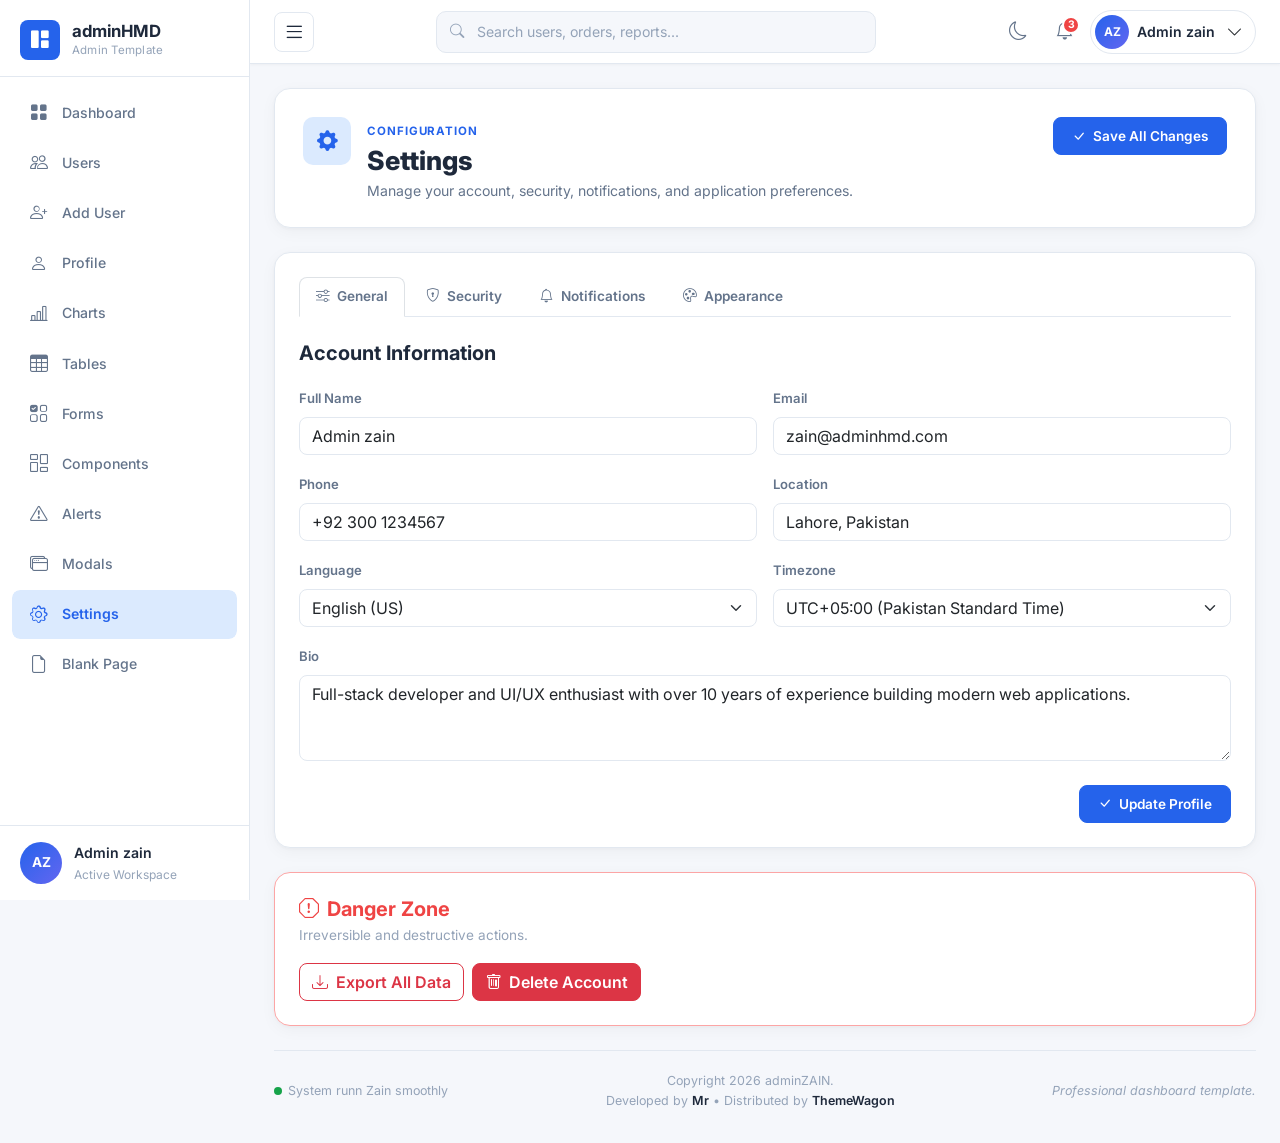
<file: settings.html>
<!DOCTYPE html>
<html lang="en" data-bs-theme="light">

<head>
  <meta charset="UTF-8" />
  <meta name="viewport" content="width=device-width, initial-scale=1.0" />
  <meta name="description" content="adminHMD — Account and application settings." />
  <title>adminHMD — Settings</title>
  <link href="https://cdn.jsdelivr.net/npm/bootstrap@5.3.3/dist/css/bootstrap.min.css" rel="stylesheet" />
  <link href="https://cdn.jsdelivr.net/npm/bootstrap-icons@1.11.3/font/bootstrap-icons.min.css" rel="stylesheet" />
  <link href="https://fonts.googleapis.com/css2?family=Inter:wght@300;400;500;600;700;800&display=swap"
    rel="stylesheet" />
  <link href="css/style.css" rel="stylesheet" />
</head>

<body>

  <!-- SIDEBAR -->
  <aside id="sidebar" class="sidebar">
    <div class="sidebar-logo">
      <div class="sidebar-logo-icon"><i class="bi bi-grid-1x2-fill"></i></div>
      <div class="sidebar-logo-text"><span class="sidebar-brand">adminHMD</span><span class="sidebar-subtitle">Admin
          Template</span></div>
    </div>
    <nav class="sidebar-nav">
      <ul class="sidebar-menu">
        <li class="sidebar-item"><a href="index.html" class="sidebar-link"><i
              class="bi bi-grid-fill"></i><span>Dashboard</span></a></li>
        <li class="sidebar-item"><a href="users.html" class="sidebar-link"><i
              class="bi bi-people"></i><span>Users</span></a></li>
        <li class="sidebar-item"><a href="add-user.html" class="sidebar-link"><i class="bi bi-person-plus"></i><span>Add
              User</span></a></li>
        <li class="sidebar-item"><a href="profile.html" class="sidebar-link"><i
              class="bi bi-person"></i><span>Profile</span></a></li>
        <li class="sidebar-item"><a href="charts.html" class="sidebar-link"><i
              class="bi bi-bar-chart-line"></i><span>Charts</span></a></li>
        <li class="sidebar-item"><a href="tables.html" class="sidebar-link"><i
              class="bi bi-table"></i><span>Tables</span></a></li>
        <li class="sidebar-item"><a href="forms.html" class="sidebar-link"><i
              class="bi bi-ui-checks-grid"></i><span>Forms</span></a></li>
        <li class="sidebar-item"><a href="components.html" class="sidebar-link"><i
              class="bi bi-columns-gap"></i><span>Components</span></a></li>
        <li class="sidebar-item"><a href="alerts.html" class="sidebar-link"><i
              class="bi bi-exclamation-triangle"></i><span>Alerts</span></a></li>
        <li class="sidebar-item"><a href="modals.html" class="sidebar-link"><i
              class="bi bi-window-stack"></i><span>Modals</span></a></li>
        <li class="sidebar-item active"><a href="settings.html" class="sidebar-link"><i
              class="bi bi-gear"></i><span>Settings</span></a></li>
        <li class="sidebar-item"><a href="blank.html" class="sidebar-link"><i class="bi bi-file-earmark"></i><span>Blank
              Page</span></a></li>
      </ul>
    </nav>
    <div class="sidebar-user-card">
      <div class="sidebar-user-avatar">AZ</div>
      <div class="sidebar-user-info"><span class="sidebar-user-name">Admin zain</span><span
          class="sidebar-user-role">Active Workspace</span></div>
    </div>
  </aside>
  <div id="sidebarOverlay" class="sidebar-overlay"></div>

  <div id="mainContent" class="main-content">
    <header class="top-navbar">
      <div class="navbar-left"><button class="btn sidebar-toggle-btn" id="sidebarToggle"><i
            class="bi bi-list"></i></button></div>
      <div class="navbar-center">
        <div class="search-wrapper"><i class="bi bi-search search-icon"></i><input type="text" class="search-input"
            placeholder="Search users, orders, reports..." /></div>
      </div>
      <div class="navbar-right">
        <button class="btn navbar-icon-btn" id="darkModeToggle"><i class="bi bi-moon"></i></button>
        <div class="dropdown"><button class="btn navbar-icon-btn position-relative" data-bs-toggle="dropdown"
            aria-label="Notifications"><i class="bi bi-bell"></i><span class="notification-badge">3</span></button>
          <ul class="dropdown-menu dropdown-menu-end notif-dropdown">
            <li>
              <h6 class="dropdown-header">Notifications</h6>
            </li>
          </ul>
        </div>
        <div class="dropdown"><button class="btn profile-dropdown-btn" data-bs-toggle="dropdown">
            <div class="profile-avatar-sm">AZ</div><span class="profile-name d-none d-md-inline">Admin zain</span><i
              class="bi bi-chevron-down ms-1 d-none d-md-inline"></i>
          </button>
          <ul class="dropdown-menu dropdown-menu-end profile-dropdown">
            <li><a class="dropdown-item" href="profile.html"><i class="bi bi-person me-2"></i>Profile</a></li>
            <li><a class="dropdown-item" href="settings.html"><i class="bi bi-gear me-2"></i>Settings</a></li>
            <li>
              <hr class="dropdown-divider" />
            </li>
            <li><a class="dropdown-item text-danger" href="#"><i class="bi bi-box-arrow-right me-2"></i>Logout</a></li>
          </ul>
        </div>
      </div>
    </header>

    <main class="page-content">
      <section class="dashboard-header">
        <div class="dashboard-header-card">
          <div class="d-flex align-items-start justify-content-between flex-wrap gap-3">
            <div class="d-flex align-items-start gap-3">
              <div class="dashboard-header-icon"><i class="bi bi-gear-fill"></i></div>
              <div>
                <span class="dashboard-overline">CONFIGURATION</span>
                <h1 class="dashboard-title">Settings</h1>
                <p class="dashboard-subtitle">Manage your account, security, notifications, and application preferences.
                </p>
              </div>
            </div>
            <button class="btn btn-primary btn-dashboard-action"><i class="bi bi-check-lg me-1"></i> Save All
              Changes</button>
          </div>
        </div>
      </section>

      <!-- Settings Tabs -->
      <section>
        <div class="dashboard-card">
          <ul class="nav nav-tabs" id="settingsTabs"
            style="border-color:var(--border-color); margin-bottom:24px; gap:4px;">
            <li class="nav-item"><a class="nav-link active" data-bs-toggle="tab" href="#general"
                style="border-radius:var(--radius-xs) var(--radius-xs) 0 0; font-weight:600; font-size:0.85rem; font-family:var(--font-family); color:var(--text-secondary);"><i
                  class="bi bi-sliders me-1"></i> General</a></li>
            <li class="nav-item"><a class="nav-link" data-bs-toggle="tab" href="#security"
                style="border-radius:var(--radius-xs) var(--radius-xs) 0 0; font-weight:600; font-size:0.85rem; font-family:var(--font-family); color:var(--text-secondary);"><i
                  class="bi bi-shield-lock me-1"></i> Security</a></li>
            <li class="nav-item"><a class="nav-link" data-bs-toggle="tab" href="#notifications"
                style="border-radius:var(--radius-xs) var(--radius-xs) 0 0; font-weight:600; font-size:0.85rem; font-family:var(--font-family); color:var(--text-secondary);"><i
                  class="bi bi-bell me-1"></i> Notifications</a></li>
            <li class="nav-item"><a class="nav-link" data-bs-toggle="tab" href="#appearance"
                style="border-radius:var(--radius-xs) var(--radius-xs) 0 0; font-weight:600; font-size:0.85rem; font-family:var(--font-family); color:var(--text-secondary);"><i
                  class="bi bi-palette me-1"></i> Appearance</a></li>
          </ul>

          <div class="tab-content">
            <!-- General Tab -->
            <div class="tab-pane fade show active" id="general">
              <h5 style="font-weight:700; color:var(--text-primary); margin-bottom:20px;">Account Information</h5>
              <form>
                <div class="row g-3">
                  <div class="col-md-6">
                    <label class="form-label"
                      style="font-weight:600; font-size:0.82rem; color:var(--text-secondary);">Full Name</label>
                    <input type="text" class="form-control" value="Admin zain"
                      style="border-radius:var(--radius-xs); border-color:var(--border-color); font-family:var(--font-family);" />
                  </div>
                  <div class="col-md-6">
                    <label class="form-label"
                      style="font-weight:600; font-size:0.82rem; color:var(--text-secondary);">Email</label>
                    <input type="email" class="form-control" value="zain@adminhmd.com"
                      style="border-radius:var(--radius-xs); border-color:var(--border-color); font-family:var(--font-family);" />
                  </div>
                  <div class="col-md-6">
                    <label class="form-label"
                      style="font-weight:600; font-size:0.82rem; color:var(--text-secondary);">Phone</label>
                    <input type="tel" class="form-control" value="+92 300 1234567"
                      style="border-radius:var(--radius-xs); border-color:var(--border-color); font-family:var(--font-family);" />
                  </div>
                  <div class="col-md-6">
                    <label class="form-label"
                      style="font-weight:600; font-size:0.82rem; color:var(--text-secondary);">Location</label>
                    <input type="text" class="form-control" value="Lahore, Pakistan"
                      style="border-radius:var(--radius-xs); border-color:var(--border-color); font-family:var(--font-family);" />
                  </div>
                  <div class="col-md-6">
                    <label class="form-label"
                      style="font-weight:600; font-size:0.82rem; color:var(--text-secondary);">Language</label>
                    <select class="form-select"
                      style="border-radius:var(--radius-xs); border-color:var(--border-color); font-family:var(--font-family);">
                      <option selected>English (US)</option>
                      <option>Urdu (Pakistan)</option>
                      <option>Bangla</option>
                      <option>Arabic</option>
                    </select>
                  </div>
                  <div class="col-md-6">
                    <label class="form-label"
                      style="font-weight:600; font-size:0.82rem; color:var(--text-secondary);">Timezone</label>
                    <select class="form-select"
                      style="border-radius:var(--radius-xs); border-color:var(--border-color); font-family:var(--font-family);">
                      <option selected>UTC+05:00 (Pakistan Standard Time)</option>
                      <option>UTC+06:00 (Dhaka)</option>
                      <option>UTC+00:00 (London)</option>
                    </select>
                  </div>
                  <div class="col-12">
                    <label class="form-label"
                      style="font-weight:600; font-size:0.82rem; color:var(--text-secondary);">Bio</label>
                    <textarea class="form-control" rows="3"
                      style="border-radius:var(--radius-xs); border-color:var(--border-color); font-family:var(--font-family);">Full-stack developer and UI/UX enthusiast with over 10 years of experience building modern web applications.</textarea>
                  </div>
                </div>
                <div class="d-flex justify-content-end mt-4">
                  <button type="submit" class="btn btn-primary btn-dashboard-action"><i class="bi bi-check-lg me-1"></i>
                    Update Profile</button>
                </div>
              </form>
            </div>

            <!-- Security Tab -->
            <div class="tab-pane fade" id="security">
              <h5 style="font-weight:700; color:var(--text-primary); margin-bottom:20px;">Change Password</h5>
              <form>
                <div class="row g-3" style="max-width:500px;">
                  <div class="col-12">
                    <label class="form-label"
                      style="font-weight:600; font-size:0.82rem; color:var(--text-secondary);">Current Password</label>
                    <input type="password" class="form-control" placeholder="Enter current password"
                      style="border-radius:var(--radius-xs); border-color:var(--border-color); font-family:var(--font-family);" />
                  </div>
                  <div class="col-12">
                    <label class="form-label"
                      style="font-weight:600; font-size:0.82rem; color:var(--text-secondary);">New Password</label>
                    <input type="password" class="form-control" placeholder="Enter new password"
                      style="border-radius:var(--radius-xs); border-color:var(--border-color); font-family:var(--font-family);" />
                  </div>
                  <div class="col-12">
                    <label class="form-label"
                      style="font-weight:600; font-size:0.82rem; color:var(--text-secondary);">Confirm New
                      Password</label>
                    <input type="password" class="form-control" placeholder="Confirm new password"
                      style="border-radius:var(--radius-xs); border-color:var(--border-color); font-family:var(--font-family);" />
                  </div>
                </div>
                <button type="submit" class="btn btn-primary btn-dashboard-action mt-3"><i class="bi bi-lock me-1"></i>
                  Change Password</button>
              </form>
              <hr style="border-color:var(--border-color); margin:28px 0;" />
              <h5 style="font-weight:700; color:var(--text-primary); margin-bottom:20px;">Two-Factor Authentication</h5>
              <div class="d-flex align-items-center justify-content-between flex-wrap gap-3 p-3"
                style="background:var(--green-light); border-radius:var(--radius-xs); border:1px solid var(--green-border);">
                <div class="d-flex align-items-center gap-3">
                  <i class="bi bi-shield-check" style="font-size:1.5rem; color:var(--green);"></i>
                  <div>
                    <h6 style="font-weight:700; margin:0; color:var(--text-primary); font-size:0.9rem;">2FA is Enabled
                    </h6>
                    <p style="font-size:0.8rem; color:var(--text-muted); margin:0;">Your account is protected with
                      authenticator app.</p>
                  </div>
                </div>
                <button class="btn btn-outline-danger btn-sm"
                  style="border-radius:var(--radius-xs); font-weight:600; font-family:var(--font-family);">Disable</button>
              </div>
              <hr style="border-color:var(--border-color); margin:28px 0;" />
              <h5 style="font-weight:700; color:var(--text-primary); margin-bottom:16px;">Active Sessions</h5>
              <div class="d-flex align-items-center justify-content-between flex-wrap gap-2 p-3 mb-2"
                style="background:var(--bg-body); border-radius:var(--radius-xs);">
                <div class="d-flex align-items-center gap-2">
                  <i class="bi bi-laptop text-primary" style="font-size:1.2rem;"></i>
                  <div>
                    <span style="font-weight:600; font-size:0.85rem; color:var(--text-primary);">Chrome on MacOS</span>
                    <span style="font-size:0.78rem; color:var(--text-muted); display:block;">Dhaka, BD — Active
                      now</span>
                  </div>
                </div>
                <span class="badge-status badge-active">Current</span>
              </div>
              <div class="d-flex align-items-center justify-content-between flex-wrap gap-2 p-3"
                style="background:var(--bg-body); border-radius:var(--radius-xs);">
                <div class="d-flex align-items-center gap-2">
                  <i class="bi bi-phone text-primary" style="font-size:1.2rem;"></i>
                  <div>
                    <span style="font-weight:600; font-size:0.85rem; color:var(--text-primary);">Safari on iPhone</span>
                    <span style="font-size:0.78rem; color:var(--text-muted); display:block;">Dhaka, BD — 2 days
                      ago</span>
                  </div>
                </div>
                <button class="btn btn-outline-danger btn-sm"
                  style="border-radius:var(--radius-xs); font-weight:600; font-size:0.78rem; font-family:var(--font-family);">Revoke</button>
              </div>
            </div>

            <!-- Notifications Tab -->
            <div class="tab-pane fade" id="notifications">
              <h5 style="font-weight:700; color:var(--text-primary); margin-bottom:20px;">Email Notifications</h5>
              <div class="d-flex align-items-center justify-content-between py-3"
                style="border-bottom:1px solid var(--border-color);">
                <div><span style="font-weight:600; font-size:0.88rem; color:var(--text-primary);">Security Alerts</span>
                  <p style="font-size:0.78rem; color:var(--text-muted); margin:0;">Receive alerts for unusual account
                    activity</p>
                </div>
                <div class="form-check form-switch"><input class="form-check-input" type="checkbox" checked
                    style="cursor:pointer;" /></div>
              </div>
              <div class="d-flex align-items-center justify-content-between py-3"
                style="border-bottom:1px solid var(--border-color);">
                <div><span style="font-weight:600; font-size:0.88rem; color:var(--text-primary);">Order Updates</span>
                  <p style="font-size:0.78rem; color:var(--text-muted); margin:0;">Get notified when orders are placed
                    or updated</p>
                </div>
                <div class="form-check form-switch"><input class="form-check-input" type="checkbox" checked
                    style="cursor:pointer;" /></div>
              </div>
              <div class="d-flex align-items-center justify-content-between py-3"
                style="border-bottom:1px solid var(--border-color);">
                <div><span style="font-weight:600; font-size:0.88rem; color:var(--text-primary);">Weekly Digest</span>
                  <p style="font-size:0.78rem; color:var(--text-muted); margin:0;">Receive a weekly summary of platform
                    activity</p>
                </div>
                <div class="form-check form-switch"><input class="form-check-input" type="checkbox"
                    style="cursor:pointer;" /></div>
              </div>
              <div class="d-flex align-items-center justify-content-between py-3"
                style="border-bottom:1px solid var(--border-color);">
                <div><span style="font-weight:600; font-size:0.88rem; color:var(--text-primary);">New User Signup</span>
                  <p style="font-size:0.78rem; color:var(--text-muted); margin:0;">Get notified when a new user
                    registers</p>
                </div>
                <div class="form-check form-switch"><input class="form-check-input" type="checkbox" checked
                    style="cursor:pointer;" /></div>
              </div>
              <div class="d-flex align-items-center justify-content-between py-3"
                style="border-bottom:1px solid var(--border-color);">
                <div><span style="font-weight:600; font-size:0.88rem; color:var(--text-primary);">Marketing
                    Emails</span>
                  <p style="font-size:0.78rem; color:var(--text-muted); margin:0;">Receive product updates and
                    promotional offers</p>
                </div>
                <div class="form-check form-switch"><input class="form-check-input" type="checkbox"
                    style="cursor:pointer;" /></div>
              </div>
              <div class="d-flex align-items-center justify-content-between py-3">
                <div><span style="font-weight:600; font-size:0.88rem; color:var(--text-primary);">System
                    Maintenance</span>
                  <p style="font-size:0.78rem; color:var(--text-muted); margin:0;">Receive notices about scheduled
                    maintenance</p>
                </div>
                <div class="form-check form-switch"><input class="form-check-input" type="checkbox" checked
                    style="cursor:pointer;" /></div>
              </div>
            </div>

            <!-- Appearance Tab -->
            <div class="tab-pane fade" id="appearance">
              <h5 style="font-weight:700; color:var(--text-primary); margin-bottom:20px;">Theme Preferences</h5>
              <div class="row g-3" style="max-width:600px;">
                <div class="col-12">
                  <label class="form-label"
                    style="font-weight:600; font-size:0.82rem; color:var(--text-secondary);">Color Theme</label>
                  <div class="d-flex gap-3">
                    <div class="form-check"><input class="form-check-input" type="radio" name="theme" id="themeLight"
                        checked /><label class="form-check-label" for="themeLight"
                        style="font-size:0.85rem;">Light</label></div>
                    <div class="form-check"><input class="form-check-input" type="radio" name="theme"
                        id="themeDark" /><label class="form-check-label" for="themeDark"
                        style="font-size:0.85rem;">Dark</label></div>
                    <div class="form-check"><input class="form-check-input" type="radio" name="theme"
                        id="themeAuto" /><label class="form-check-label" for="themeAuto" style="font-size:0.85rem;">Auto
                        (System)</label></div>
                  </div>
                </div>
                <div class="col-12">
                  <label class="form-label"
                    style="font-weight:600; font-size:0.82rem; color:var(--text-secondary);">Accent Color</label>
                  <div class="d-flex gap-2">
                    <button
                      style="width:32px; height:32px; border-radius:50%; background:#2563eb; border:3px solid #2563eb; cursor:pointer; box-shadow:0 0 0 2px #fff, 0 0 0 4px #2563eb;"></button>
                    <button
                      style="width:32px; height:32px; border-radius:50%; background:#8b5cf6; border:3px solid transparent; cursor:pointer;"></button>
                    <button
                      style="width:32px; height:32px; border-radius:50%; background:#ec4899; border:3px solid transparent; cursor:pointer;"></button>
                    <button
                      style="width:32px; height:32px; border-radius:50%; background:#10b981; border:3px solid transparent; cursor:pointer;"></button>
                    <button
                      style="width:32px; height:32px; border-radius:50%; background:#f59e0b; border:3px solid transparent; cursor:pointer;"></button>
                    <button
                      style="width:32px; height:32px; border-radius:50%; background:#ef4444; border:3px solid transparent; cursor:pointer;"></button>
                  </div>
                </div>
                <div class="col-12">
                  <label class="form-label"
                    style="font-weight:600; font-size:0.82rem; color:var(--text-secondary);">Sidebar Position</label>
                  <select class="form-select"
                    style="border-radius:var(--radius-xs); border-color:var(--border-color); font-family:var(--font-family);">
                    <option selected>Left</option>
                    <option>Right</option>
                  </select>
                </div>
                <div class="col-12">
                  <label class="form-label"
                    style="font-weight:600; font-size:0.82rem; color:var(--text-secondary);">Font Size</label>
                  <select class="form-select"
                    style="border-radius:var(--radius-xs); border-color:var(--border-color); font-family:var(--font-family);">
                    <option>Small</option>
                    <option selected>Medium (Default)</option>
                    <option>Large</option>
                  </select>
                </div>
              </div>
              <div class="d-flex justify-content-end mt-4">
                <button class="btn btn-primary btn-dashboard-action"><i class="bi bi-palette me-1"></i> Apply
                  Theme</button>
              </div>
            </div>
          </div>
        </div>
      </section>

      <!-- Danger Zone -->
      <section>
        <div class="dashboard-card" style="border-color:#fca5a5;">
          <h5 style="font-weight:700; color:var(--red); margin-bottom:4px;"><i
              class="bi bi-exclamation-octagon me-2"></i>Danger Zone</h5>
          <p style="font-size:0.85rem; color:var(--text-muted); margin-bottom:16px;">Irreversible and destructive
            actions.</p>
          <div class="d-flex flex-wrap gap-2">
            <button class="btn btn-outline-danger"
              style="border-radius:var(--radius-xs); font-family:var(--font-family); font-weight:600;"><i
                class="bi bi-download me-1"></i> Export All Data</button>
            <button class="btn btn-danger"
              style="border-radius:var(--radius-xs); font-family:var(--font-family); font-weight:600;"><i
                class="bi bi-trash me-1"></i> Delete Account</button>
          </div>
        </div>
      </section>

      <footer class="dashboard-footer">
        <div class="footer-left"><span class="footer-status"><span class="status-dot-green"></span> System runn Zain
            smoothly</span></div>
        <div class="footer-center">
          <p>Copyright 2026 adminZAIN.</p>
          <p>Developed by <a href="#">Mr</a> &bull; Distributed by <a href="#">ThemeWagon</a></p>
        </div>
        <div class="footer-right"><span>Professional dashboard template.</span></div>
      </footer>
    </main>
  </div>

  <script src="https://cdn.jsdelivr.net/npm/bootstrap@5.3.3/dist/js/bootstrap.bundle.min.js"></script>
  <script src="js/store.js"></script>
  <script src="js/main.js"></script>
</body>

</html>
</file>
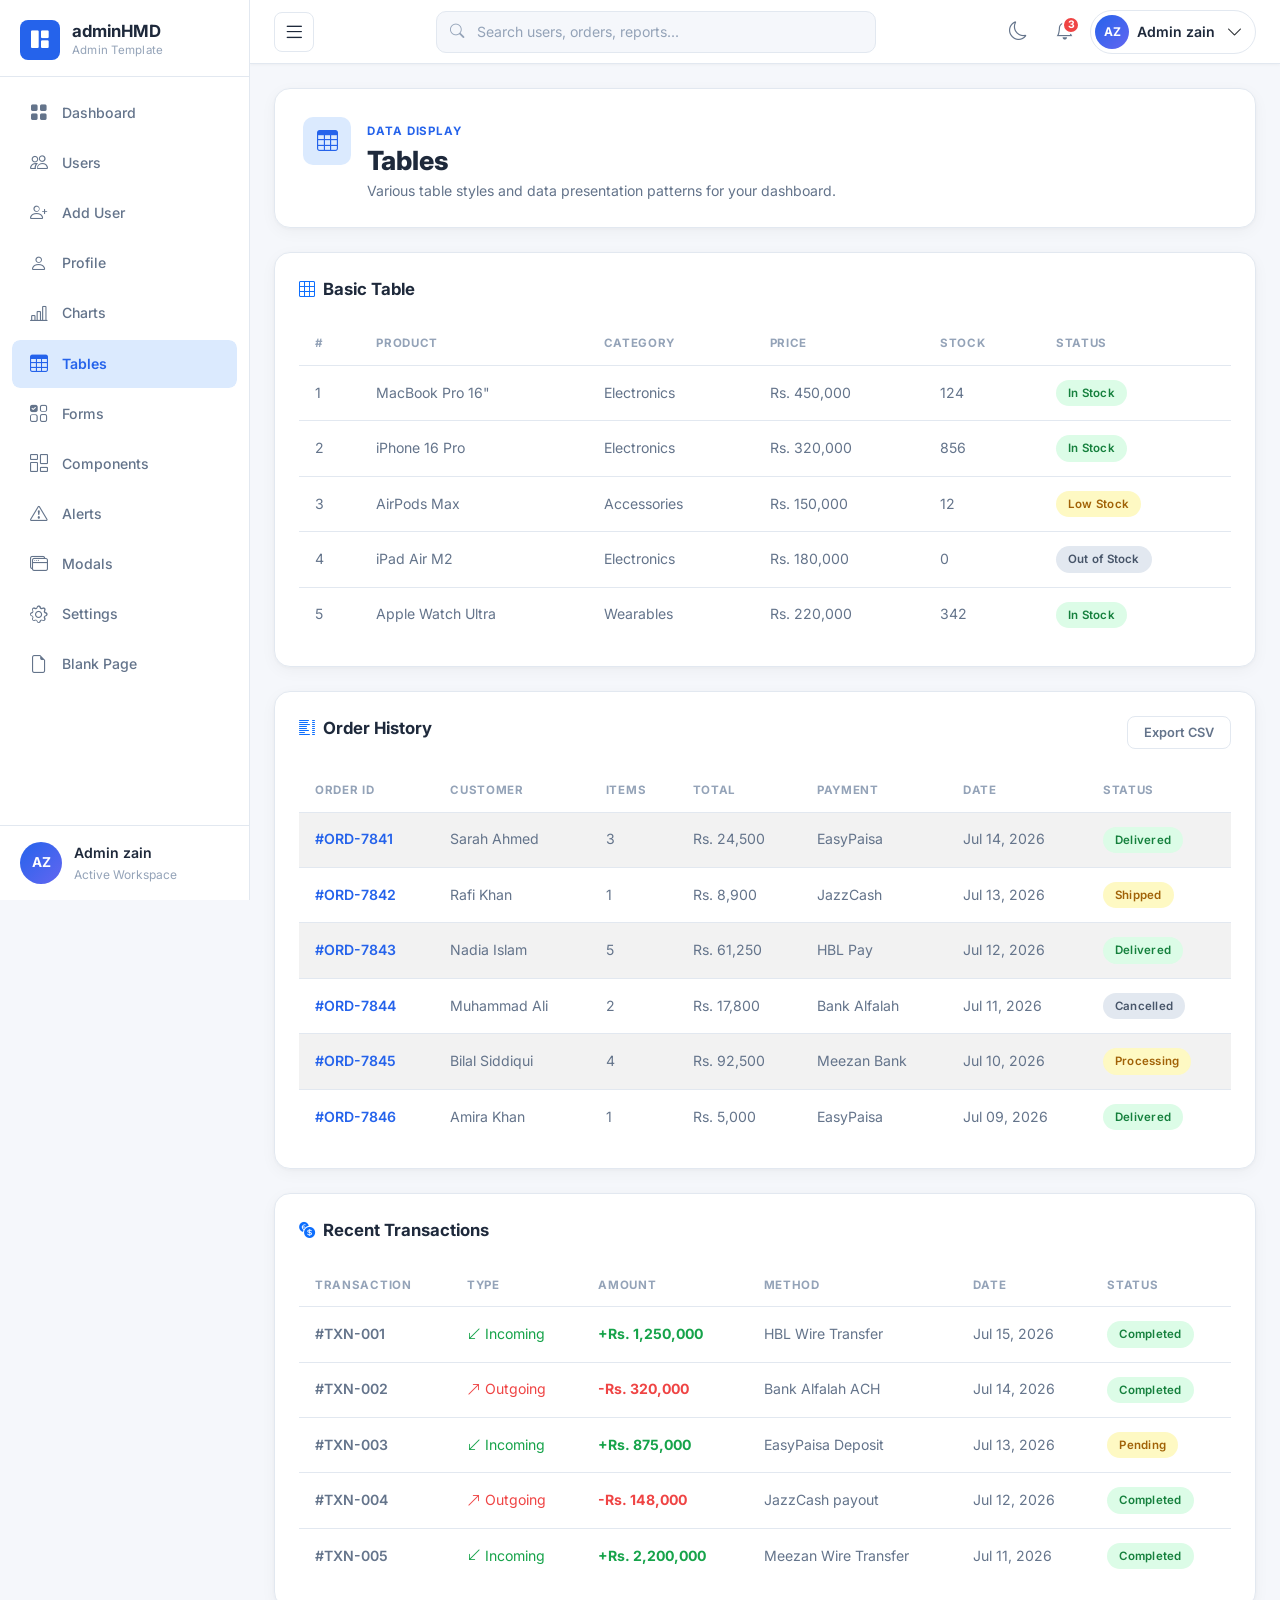
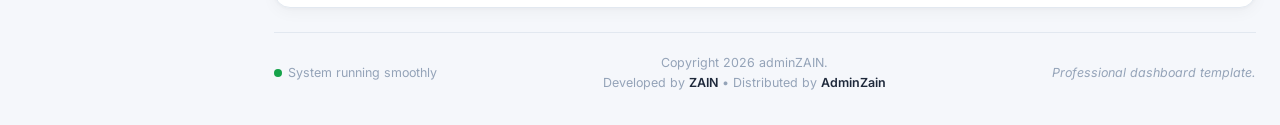
<file: tables.html>
<!DOCTYPE html>
<html lang="en" data-bs-theme="light">

<head>
  <meta charset="UTF-8" />
  <meta name="viewport" content="width=device-width, initial-scale=1.0" />
  <meta name="description" content="adminHMD — Table variations and data display examples." />
  <title>adminHMD — Tables</title>
  <link href="https://cdn.jsdelivr.net/npm/bootstrap@5.3.3/dist/css/bootstrap.min.css" rel="stylesheet" />
  <link href="https://cdn.jsdelivr.net/npm/bootstrap-icons@1.11.3/font/bootstrap-icons.min.css" rel="stylesheet" />
  <link href="https://fonts.googleapis.com/css2?family=Inter:wght@300;400;500;600;700;800&display=swap"
    rel="stylesheet" />
  <link href="css/style.css" rel="stylesheet" />
</head>

<body>

  <!-- SIDEBAR -->
  <aside id="sidebar" class="sidebar">
    <div class="sidebar-logo">
      <div class="sidebar-logo-icon"><i class="bi bi-grid-1x2-fill"></i></div>
      <div class="sidebar-logo-text"><span class="sidebar-brand">adminHMD</span><span class="sidebar-subtitle">Admin
          Template</span></div>
    </div>
    <nav class="sidebar-nav">
      <ul class="sidebar-menu">
        <li class="sidebar-item"><a href="index.html" class="sidebar-link"><i
              class="bi bi-grid-fill"></i><span>Dashboard</span></a></li>
        <li class="sidebar-item"><a href="users.html" class="sidebar-link"><i
              class="bi bi-people"></i><span>Users</span></a></li>
        <li class="sidebar-item"><a href="add-user.html" class="sidebar-link"><i class="bi bi-person-plus"></i><span>Add
              User</span></a></li>
        <li class="sidebar-item"><a href="profile.html" class="sidebar-link"><i
              class="bi bi-person"></i><span>Profile</span></a></li>
        <li class="sidebar-item"><a href="charts.html" class="sidebar-link"><i
              class="bi bi-bar-chart-line"></i><span>Charts</span></a></li>
        <li class="sidebar-item active"><a href="tables.html" class="sidebar-link"><i
              class="bi bi-table"></i><span>Tables</span></a></li>
        <li class="sidebar-item"><a href="forms.html" class="sidebar-link"><i
              class="bi bi-ui-checks-grid"></i><span>Forms</span></a></li>
        <li class="sidebar-item"><a href="components.html" class="sidebar-link"><i
              class="bi bi-columns-gap"></i><span>Components</span></a></li>
        <li class="sidebar-item"><a href="alerts.html" class="sidebar-link"><i
              class="bi bi-exclamation-triangle"></i><span>Alerts</span></a></li>
        <li class="sidebar-item"><a href="modals.html" class="sidebar-link"><i
              class="bi bi-window-stack"></i><span>Modals</span></a></li>
        <li class="sidebar-item"><a href="settings.html" class="sidebar-link"><i
              class="bi bi-gear"></i><span>Settings</span></a></li>
        <li class="sidebar-item"><a href="blank.html" class="sidebar-link"><i class="bi bi-file-earmark"></i><span>Blank
              Page</span></a></li>
      </ul>
    </nav>
    <div class="sidebar-user-card">
      <div class="sidebar-user-avatar">AZ</div>
      <div class="sidebar-user-info"><span class="sidebar-user-name">Admin zain</span><span
          class="sidebar-user-role">Active Workspace</span></div>
    </div>
  </aside>
  <div id="sidebarOverlay" class="sidebar-overlay"></div>

  <div id="mainContent" class="main-content">
    <header class="top-navbar">
      <div class="navbar-left"><button class="btn sidebar-toggle-btn" id="sidebarToggle"><i
            class="bi bi-list"></i></button></div>
      <div class="navbar-center">
        <div class="search-wrapper"><i class="bi bi-search search-icon"></i><input type="text" class="search-input"
            placeholder="Search users, orders, reports..." /></div>
      </div>
      <div class="navbar-right">
        <button class="btn navbar-icon-btn" id="darkModeToggle"><i class="bi bi-moon"></i></button>
        <div class="dropdown"><button class="btn navbar-icon-btn position-relative" data-bs-toggle="dropdown"><i
              class="bi bi-bell"></i><span class="notification-badge">3</span></button>
          <ul class="dropdown-menu dropdown-menu-end notif-dropdown">
            <li>
              <h6 class="dropdown-header">Notifications</h6>
            </li>
          </ul>
        </div>
        <div class="dropdown"><button class="btn profile-dropdown-btn" data-bs-toggle="dropdown">
            <div class="profile-avatar-sm">AZ</div><span class="profile-name d-none d-md-inline">Admin zain</span><i
              class="bi bi-chevron-down ms-1 d-none d-md-inline"></i>
          </button>
          <ul class="dropdown-menu dropdown-menu-end profile-dropdown">
            <li><a class="dropdown-item" href="profile.html"><i class="bi bi-person me-2"></i>Profile</a></li>
            <li><a class="dropdown-item" href="settings.html"><i class="bi bi-gear me-2"></i>Settings</a></li>
            <li>
              <hr class="dropdown-divider" />
            </li>
            <li><a class="dropdown-item text-danger" href="#"><i class="bi bi-box-arrow-right me-2"></i>Logout</a></li>
          </ul>
        </div>
      </div>
    </header>

    <main class="page-content">
      <section class="dashboard-header">
        <div class="dashboard-header-card">
          <div class="d-flex align-items-start gap-3">
            <div class="dashboard-header-icon"><i class="bi bi-table"></i></div>
            <div>
              <span class="dashboard-overline">DATA DISPLAY</span>
              <h1 class="dashboard-title">Tables</h1>
              <p class="dashboard-subtitle">Various table styles and data presentation patterns for your dashboard.</p>
            </div>
          </div>
        </div>
      </section>

      <!-- Basic Table -->
      <section>
        <div class="dashboard-card">
          <div class="card-header-row">
            <div class="d-flex align-items-center gap-2"><i class="bi bi-grid-3x3 text-primary"></i>
              <h2 class="card-title-main">Basic Table</h2>
            </div>
          </div>
          <div class="table-responsive">
            <table class="table users-table">
              <thead>
                <tr>
                  <th>#</th>
                  <th>PRODUCT</th>
                  <th>CATEGORY</th>
                  <th>PRICE</th>
                  <th>STOCK</th>
                  <th>STATUS</th>
                </tr>
              </thead>
              <tbody>
                <tr>
                  <td>1</td>
                  <td>MacBook Pro 16"</td>
                  <td>Electronics</td>
                  <td>Rs. 450,000</td>
                  <td>124</td>
                  <td><span class="badge-status badge-active">In Stock</span></td>
                </tr>
                <tr>
                  <td>2</td>
                  <td>iPhone 16 Pro</td>
                  <td>Electronics</td>
                  <td>Rs. 320,000</td>
                  <td>856</td>
                  <td><span class="badge-status badge-active">In Stock</span></td>
                </tr>
                <tr>
                  <td>3</td>
                  <td>AirPods Max</td>
                  <td>Accessories</td>
                  <td>Rs. 150,000</td>
                  <td>12</td>
                  <td><span class="badge-status badge-pending">Low Stock</span></td>
                </tr>
                <tr>
                  <td>4</td>
                  <td>iPad Air M2</td>
                  <td>Electronics</td>
                  <td>Rs. 180,000</td>
                  <td>0</td>
                  <td><span class="badge-status badge-suspended">Out of Stock</span></td>
                </tr>
                <tr>
                  <td>5</td>
                  <td>Apple Watch Ultra</td>
                  <td>Wearables</td>
                  <td>Rs. 220,000</td>
                  <td>342</td>
                  <td><span class="badge-status badge-active">In Stock</span></td>
                </tr>
              </tbody>
            </table>
          </div>
        </div>
      </section>

      <!-- Striped Table -->
      <section>
        <div class="dashboard-card">
          <div class="card-header-row">
            <div class="d-flex align-items-center gap-2"><i class="bi bi-list-columns text-primary"></i>
              <h2 class="card-title-main">Order History</h2>
            </div>
            <button class="btn btn-outline-secondary btn-sm btn-view-details">Export CSV</button>
          </div>
          <div class="table-responsive">
            <table class="table users-table table-striped">
              <thead>
                <tr>
                  <th>ORDER ID</th>
                  <th>CUSTOMER</th>
                  <th>ITEMS</th>
                  <th>TOTAL</th>
                  <th>PAYMENT</th>
                  <th>DATE</th>
                  <th>STATUS</th>
                </tr>
              </thead>
              <tbody>
                <tr>
                  <td><span style="font-weight:600; color:var(--primary);">#ORD-7841</span></td>
                  <td>Sarah Ahmed</td>
                  <td>3</td>
                  <td>Rs. 24,500</td>
                  <td>EasyPaisa</td>
                  <td>Jul 14, 2026</td>
                  <td><span class="badge-status badge-active">Delivered</span></td>
                </tr>
                <tr>
                  <td><span style="font-weight:600; color:var(--primary);">#ORD-7842</span></td>
                  <td>Rafi Khan</td>
                  <td>1</td>
                  <td>Rs. 8,900</td>
                  <td>JazzCash</td>
                  <td>Jul 13, 2026</td>
                  <td><span class="badge-status badge-pending">Shipped</span></td>
                </tr>
                <tr>
                  <td><span style="font-weight:600; color:var(--primary);">#ORD-7843</span></td>
                  <td>Nadia Islam</td>
                  <td>5</td>
                  <td>Rs. 61,250</td>
                  <td>HBL Pay</td>
                  <td>Jul 12, 2026</td>
                  <td><span class="badge-status badge-active">Delivered</span></td>
                </tr>
                <tr>
                  <td><span style="font-weight:600; color:var(--primary);">#ORD-7844</span></td>
                  <td>Muhammad Ali</td>
                  <td>2</td>
                  <td>Rs. 17,800</td>
                  <td>Bank Alfalah</td>
                  <td>Jul 11, 2026</td>
                  <td><span class="badge-status badge-suspended">Cancelled</span></td>
                </tr>
                <tr>
                  <td><span style="font-weight:600; color:var(--primary);">#ORD-7845</span></td>
                  <td>Bilal Siddiqui</td>
                  <td>4</td>
                  <td>Rs. 92,500</td>
                  <td>Meezan Bank</td>
                  <td>Jul 10, 2026</td>
                  <td><span class="badge-status badge-pending">Processing</span></td>
                </tr>
                <tr>
                  <td><span style="font-weight:600; color:var(--primary);">#ORD-7846</span></td>
                  <td>Amira Khan</td>
                  <td>1</td>
                  <td>Rs. 5,000</td>
                  <td>EasyPaisa</td>
                  <td>Jul 09, 2026</td>
                  <td><span class="badge-status badge-active">Delivered</span></td>
                </tr>
              </tbody>
            </table>
          </div>
        </div>
      </section>

      <!-- Transaction Table -->
      <section>
        <div class="dashboard-card">
          <div class="card-header-row">
            <div class="d-flex align-items-center gap-2"><i class="bi bi-currency-exchange text-primary"></i>
              <h2 class="card-title-main">Recent Transactions</h2>
            </div>
          </div>
          <div class="table-responsive">
            <table class="table users-table">
              <thead>
                <tr>
                  <th>TRANSACTION</th>
                  <th>TYPE</th>
                  <th>AMOUNT</th>
                  <th>METHOD</th>
                  <th>DATE</th>
                  <th>STATUS</th>
                </tr>
              </thead>
              <tbody>
                <tr>
                  <td><span style="font-weight:600;">#TXN-001</span></td>
                  <td><span style="color:var(--green);"><i class="bi bi-arrow-down-left me-1"></i>Incoming</span></td>
                  <td style="font-weight:700; color:var(--green);">+Rs. 1,250,000</td>
                  <td>HBL Wire Transfer</td>
                  <td>Jul 15, 2026</td>
                  <td><span class="badge-status badge-active">Completed</span></td>
                </tr>
                <tr>
                  <td><span style="font-weight:600;">#TXN-002</span></td>
                  <td><span style="color:var(--red);"><i class="bi bi-arrow-up-right me-1"></i>Outgoing</span></td>
                  <td style="font-weight:700; color:var(--red);">-Rs. 320,000</td>
                  <td>Bank Alfalah ACH</td>
                  <td>Jul 14, 2026</td>
                  <td><span class="badge-status badge-active">Completed</span></td>
                </tr>
                <tr>
                  <td><span style="font-weight:600;">#TXN-003</span></td>
                  <td><span style="color:var(--green);"><i class="bi bi-arrow-down-left me-1"></i>Incoming</span></td>
                  <td style="font-weight:700; color:var(--green);">+Rs. 875,000</td>
                  <td>EasyPaisa Deposit</td>
                  <td>Jul 13, 2026</td>
                  <td><span class="badge-status badge-pending">Pending</span></td>
                </tr>
                <tr>
                  <td><span style="font-weight:600;">#TXN-004</span></td>
                  <td><span style="color:var(--red);"><i class="bi bi-arrow-up-right me-1"></i>Outgoing</span></td>
                  <td style="font-weight:700; color:var(--red);">-Rs. 148,000</td>
                  <td>JazzCash payout</td>
                  <td>Jul 12, 2026</td>
                  <td><span class="badge-status badge-active">Completed</span></td>
                </tr>
                <tr>
                  <td><span style="font-weight:600;">#TXN-005</span></td>
                  <td><span style="color:var(--green);"><i class="bi bi-arrow-down-left me-1"></i>Incoming</span></td>
                  <td style="font-weight:700; color:var(--green);">+Rs. 2,200,000</td>
                  <td>Meezan Wire Transfer</td>
                  <td>Jul 11, 2026</td>
                  <td><span class="badge-status badge-active">Completed</span></td>
                </tr>
              </tbody>
            </table>
          </div>
        </div>
      </section>

      <footer class="dashboard-footer">
        <div class="footer-left"><span class="footer-status"><span class="status-dot-green"></span> System running
            smoothly</span></div>
        <div class="footer-center">
          <p>Copyright 2026 adminZAIN.</p>
          <p>Developed by <a href="#">ZAIN</a> &bull; Distributed by <a href="#">AdminZain</a></p>
        </div>
        <div class="footer-right"><span>Professional dashboard template.</span></div>
      </footer>
    </main>
  </div>

  <script src="https://cdn.jsdelivr.net/npm/bootstrap@5.3.3/dist/js/bootstrap.bundle.min.js"></script>
  <script src="js/store.js"></script>
  <script src="js/main.js"></script>
</body>

</html>
</file>
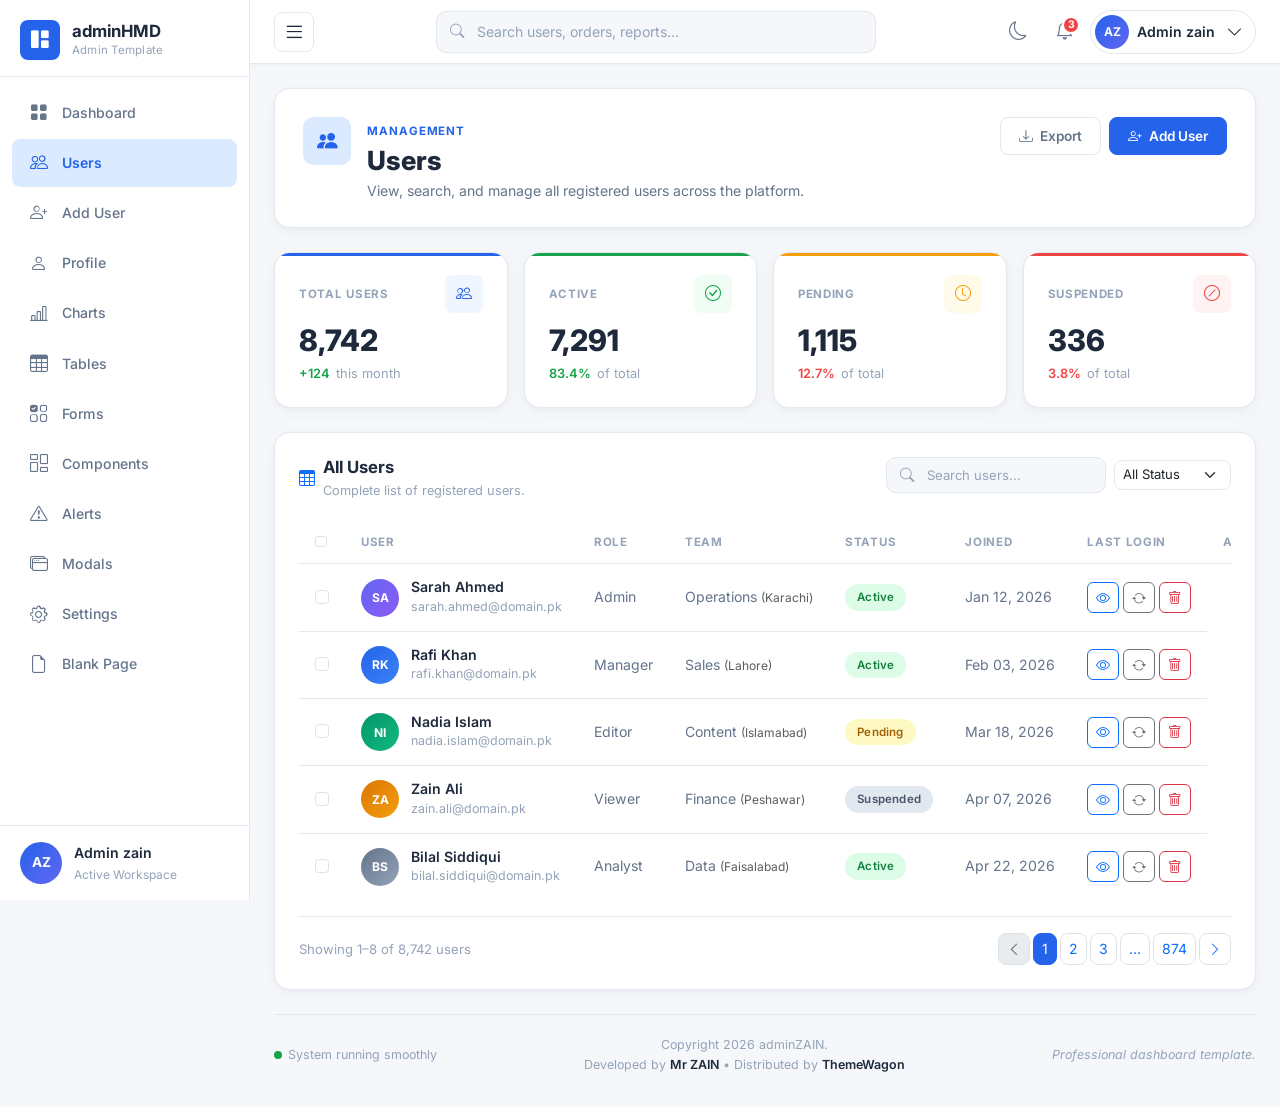
<file: users.html>
<!DOCTYPE html>
<html lang="en" data-bs-theme="light">

<head>
  <meta charset="UTF-8" />
  <meta name="viewport" content="width=device-width, initial-scale=1.0" />
  <meta name="description" content="adminHMD — User management. View, search, and manage all users." />
  <title>adminHMD — Users</title>
  <link href="https://cdn.jsdelivr.net/npm/bootstrap@5.3.3/dist/css/bootstrap.min.css" rel="stylesheet" />
  <link href="https://cdn.jsdelivr.net/npm/bootstrap-icons@1.11.3/font/bootstrap-icons.min.css" rel="stylesheet" />
  <link href="https://fonts.googleapis.com/css2?family=Inter:wght@300;400;500;600;700;800&display=swap"
    rel="stylesheet" />
  <link href="css/style.css" rel="stylesheet" />
</head>

<body>

  <!-- SIDEBAR -->
  <aside id="sidebar" class="sidebar">
    <div class="sidebar-logo">
      <div class="sidebar-logo-icon"><i class="bi bi-grid-1x2-fill"></i></div>
      <div class="sidebar-logo-text">
        <span class="sidebar-brand">adminHMD</span>
        <span class="sidebar-subtitle">Admin Template</span>
      </div>
    </div>
    <nav class="sidebar-nav">
      <ul class="sidebar-menu">
        <li class="sidebar-item"><a href="index.html" class="sidebar-link"><i
              class="bi bi-grid-fill"></i><span>Dashboard</span></a></li>
        <li class="sidebar-item active"><a href="users.html" class="sidebar-link"><i
              class="bi bi-people"></i><span>Users</span></a></li>
        <li class="sidebar-item"><a href="add-user.html" class="sidebar-link"><i class="bi bi-person-plus"></i><span>Add
              User</span></a></li>
        <li class="sidebar-item"><a href="profile.html" class="sidebar-link"><i
              class="bi bi-person"></i><span>Profile</span></a></li>
        <li class="sidebar-item"><a href="charts.html" class="sidebar-link"><i
              class="bi bi-bar-chart-line"></i><span>Charts</span></a></li>
        <li class="sidebar-item"><a href="tables.html" class="sidebar-link"><i
              class="bi bi-table"></i><span>Tables</span></a></li>
        <li class="sidebar-item"><a href="forms.html" class="sidebar-link"><i
              class="bi bi-ui-checks-grid"></i><span>Forms</span></a></li>
        <li class="sidebar-item"><a href="components.html" class="sidebar-link"><i
              class="bi bi-columns-gap"></i><span>Components</span></a></li>
        <li class="sidebar-item"><a href="alerts.html" class="sidebar-link"><i
              class="bi bi-exclamation-triangle"></i><span>Alerts</span></a></li>
        <li class="sidebar-item"><a href="modals.html" class="sidebar-link"><i
              class="bi bi-window-stack"></i><span>Modals</span></a></li>
        <li class="sidebar-item"><a href="settings.html" class="sidebar-link"><i
              class="bi bi-gear"></i><span>Settings</span></a></li>
        <li class="sidebar-item"><a href="blank.html" class="sidebar-link"><i class="bi bi-file-earmark"></i><span>Blank
              Page</span></a></li>
      </ul>
    </nav>
    <div class="sidebar-user-card">
      <div class="sidebar-user-avatar">AZ</div>
      <div class="sidebar-user-info">
        <span class="sidebar-user-name">Admin zain</span>
        <span class="sidebar-user-role">Active Workspace</span>
      </div>
    </div>
  </aside>
  <div id="sidebarOverlay" class="sidebar-overlay"></div>

  <div id="mainContent" class="main-content">
    <!-- NAVBAR -->
    <header class="top-navbar">
      <div class="navbar-left">
        <button class="btn sidebar-toggle-btn" id="sidebarToggle" aria-label="Toggle sidebar"><i
            class="bi bi-list"></i></button>
      </div>
      <div class="navbar-center">
        <div class="search-wrapper">
          <i class="bi bi-search search-icon"></i>
          <input type="text" class="search-input" placeholder="Search users, orders, reports..." aria-label="Search" />
        </div>
      </div>
      <div class="navbar-right">
        <button class="btn navbar-icon-btn" id="darkModeToggle" aria-label="Toggle dark mode"><i
            class="bi bi-moon"></i></button>
        <div class="dropdown">
          <button class="btn navbar-icon-btn position-relative" data-bs-toggle="dropdown" aria-label="Notifications">
            <i class="bi bi-bell"></i><span class="notification-badge">3</span>
          </button>
          <ul class="dropdown-menu dropdown-menu-end notif-dropdown">
            <li>
              <h6 class="dropdown-header">Notifications</h6>
            </li>
          </ul>
        </div>
        <div class="dropdown">
          <button class="btn profile-dropdown-btn" data-bs-toggle="dropdown">
            <div class="profile-avatar-sm">AZ</div>
            <span class="profile-name d-none d-md-inline">Admin zain</span>
            <i class="bi bi-chevron-down ms-1 d-none d-md-inline"></i>
          </button>
          <ul class="dropdown-menu dropdown-menu-end profile-dropdown">
            <li><a class="dropdown-item" href="profile.html"><i class="bi bi-person me-2"></i>Profile</a></li>
            <li><a class="dropdown-item" href="settings.html"><i class="bi bi-gear me-2"></i>Settings</a></li>
            <li>
              <hr class="dropdown-divider" />
            </li>
            <li><a class="dropdown-item text-danger" href="#"><i class="bi bi-box-arrow-right me-2"></i>Logout</a></li>
          </ul>
        </div>
      </div>
    </header>

    <!-- PAGE CONTENT -->
    <main class="page-content">

      <!-- Page Header -->
      <section class="dashboard-header">
        <div class="dashboard-header-card">
          <div class="d-flex align-items-start justify-content-between flex-wrap gap-3">
            <div class="d-flex align-items-start gap-3">
              <div class="dashboard-header-icon">
                <i class="bi bi-people-fill"></i>
              </div>
              <div>
                <span class="dashboard-overline">MANAGEMENT</span>
                <h1 class="dashboard-title">Users</h1>
                <p class="dashboard-subtitle">View, search, and manage all registered users across the platform.</p>
              </div>
            </div>
            <div class="d-flex align-items-center gap-2 flex-shrink-0">
              <button class="btn btn-outline-secondary btn-dashboard-action"><i class="bi bi-download me-1"></i>
                Export</button>
              <a href="add-user.html" class="btn btn-primary btn-dashboard-action"><i
                  class="bi bi-person-plus me-1"></i> Add User</a>
            </div>
          </div>
        </div>
      </section>

      <!-- Stats Summary -->
      <section class="stats-section">
        <div class="row g-3">
          <div class="col-xl-3 col-md-6">
            <div class="stat-card stat-card-blue">
              <div class="stat-card-header">
                <span class="stat-card-label">TOTAL USERS</span>
                <div class="stat-card-icon stat-icon-blue"><i class="bi bi-people"></i></div>
              </div>
              <div class="stat-card-value">8,742</div>
              <div class="stat-card-footer"><span class="stat-change stat-change-green">+124</span><span
                  class="stat-period">this month</span></div>
            </div>
          </div>
          <div class="col-xl-3 col-md-6">
            <div class="stat-card stat-card-green">
              <div class="stat-card-header">
                <span class="stat-card-label">ACTIVE</span>
                <div class="stat-card-icon stat-icon-green"><i class="bi bi-check-circle"></i></div>
              </div>
              <div class="stat-card-value">7,291</div>
              <div class="stat-card-footer"><span class="stat-change stat-change-green">83.4%</span><span
                  class="stat-period">of total</span></div>
            </div>
          </div>
          <div class="col-xl-3 col-md-6">
            <div class="stat-card stat-card-orange">
              <div class="stat-card-header">
                <span class="stat-card-label">PENDING</span>
                <div class="stat-card-icon stat-icon-orange"><i class="bi bi-clock"></i></div>
              </div>
              <div class="stat-card-value">1,115</div>
              <div class="stat-card-footer"><span class="stat-change stat-change-red">12.7%</span><span
                  class="stat-period">of total</span></div>
            </div>
          </div>
          <div class="col-xl-3 col-md-6">
            <div class="stat-card stat-card-red">
              <div class="stat-card-header">
                <span class="stat-card-label">SUSPENDED</span>
                <div class="stat-card-icon stat-icon-red"><i class="bi bi-slash-circle"></i></div>
              </div>
              <div class="stat-card-value">336</div>
              <div class="stat-card-footer"><span class="stat-change stat-change-red">3.8%</span><span
                  class="stat-period">of total</span></div>
            </div>
          </div>
        </div>
      </section>

      <!-- Users Table -->
      <section class="users-section">
        <div class="dashboard-card">
          <div class="card-header-row">
            <div class="d-flex align-items-center gap-2">
              <i class="bi bi-table text-primary"></i>
              <div>
                <h2 class="card-title-main">All Users</h2>
                <p class="card-subtitle-main">Complete list of registered users.</p>
              </div>
            </div>
            <div class="d-flex align-items-center gap-2">
              <div class="search-wrapper" style="max-width: 220px;">
                <i class="bi bi-search search-icon"></i>
                <input type="text" class="search-input" placeholder="Search users..."
                  style="height:36px; font-size:0.82rem;" />
              </div>
              <select class="form-select form-select-sm"
                style="width:auto; border-radius:var(--radius-xs); border-color:var(--border-color); font-size:0.82rem; font-family:var(--font-family);">
                <option>All Status</option>
                <option>Active</option>
                <option>Pending</option>
                <option>Suspended</option>
              </select>
            </div>
          </div>
          <div class="table-responsive">
            <table class="table users-table" id="usersTable">
              <thead>
                <tr>
                  <th><input type="checkbox" class="form-check-input" /></th>
                  <th>USER</th>
                  <th>ROLE</th>
                  <th>TEAM</th>
                  <th>STATUS</th>
                  <th>JOINED</th>
                  <th>LAST LOGIN</th>
                  <th>ACTION</th>
                </tr>
              </thead>
              <tbody>
                <tr>
                  <td><input type="checkbox" class="form-check-input" /></td>
                  <td>
                    <div class="user-cell">
                      <div class="user-avatar user-avatar-1">SA</div>
                      <div><span class="user-name">Sarah Ahmed</span><span class="user-email">sarah@example.com</span>
                      </div>
                    </div>
                  </td>
                  <td>Admin</td>
                  <td>Operations</td>
                  <td><span class="badge-status badge-active">Active</span></td>
                  <td>Jan 12, 2026</td>
                  <td>2 hours ago</td>
                  <td>
                    <div class="d-flex gap-1">
                      <button class="btn btn-sm btn-outline-primary" style="border-radius:6px; padding:4px 8px;"><i
                          class="bi bi-eye"></i></button>
                      <button class="btn btn-sm btn-outline-secondary" style="border-radius:6px; padding:4px 8px;"><i
                          class="bi bi-pencil"></i></button>
                      <button class="btn btn-sm btn-outline-danger" style="border-radius:6px; padding:4px 8px;"><i
                          class="bi bi-trash"></i></button>
                    </div>
                  </td>
                </tr>
                <tr>
                  <td><input type="checkbox" class="form-check-input" /></td>
                  <td>
                    <div class="user-cell">
                      <div class="user-avatar user-avatar-2">RK</div>
                      <div><span class="user-name">Rafi Khan</span><span class="user-email">rafi@example.com</span>
                      </div>
                    </div>
                  </td>
                  <td>Manager</td>
                  <td>Sales</td>
                  <td><span class="badge-status badge-active">Active</span></td>
                  <td>Feb 03, 2026</td>
                  <td>5 hours ago</td>
                  <td>
                    <div class="d-flex gap-1">
                      <button class="btn btn-sm btn-outline-primary" style="border-radius:6px; padding:4px 8px;"><i
                          class="bi bi-eye"></i></button>
                      <button class="btn btn-sm btn-outline-secondary" style="border-radius:6px; padding:4px 8px;"><i
                          class="bi bi-pencil"></i></button>
                      <button class="btn btn-sm btn-outline-danger" style="border-radius:6px; padding:4px 8px;"><i
                          class="bi bi-trash"></i></button>
                    </div>
                  </td>
                </tr>
                <tr>
                  <td><input type="checkbox" class="form-check-input" /></td>
                  <td>
                    <div class="user-cell">
                      <div class="user-avatar user-avatar-3">NI</div>
                      <div><span class="user-name">Nadia Islam</span><span class="user-email">nadia@example.com</span>
                      </div>
                    </div>
                  </td>
                  <td>Editor</td>
                  <td>Content</td>
                  <td><span class="badge-status badge-pending">Pending</span></td>
                  <td>Mar 18, 2026</td>
                  <td>1 day ago</td>
                  <td>
                    <div class="d-flex gap-1">
                      <button class="btn btn-sm btn-outline-primary" style="border-radius:6px; padding:4px 8px;"><i
                          class="bi bi-eye"></i></button>
                      <button class="btn btn-sm btn-outline-secondary" style="border-radius:6px; padding:4px 8px;"><i
                          class="bi bi-pencil"></i></button>
                      <button class="btn btn-sm btn-outline-danger" style="border-radius:6px; padding:4px 8px;"><i
                          class="bi bi-trash"></i></button>
                    </div>
                  </td>
                </tr>
                <tr>
                  <td><input type="checkbox" class="form-check-input" /></td>
                  <td>
                    <div class="user-cell">
                      <div class="user-avatar user-avatar-4">MT</div>
                      <div><span class="user-name">Mina Torres</span><span class="user-email">mina@example.com</span>
                      </div>
                    </div>
                  </td>
                  <td>Viewer</td>
                  <td>Finance</td>
                  <td><span class="badge-status badge-suspended">Suspended</span></td>
                  <td>Apr 07, 2026</td>
                  <td>2 weeks ago</td>
                  <td>
                    <div class="d-flex gap-1">
                      <button class="btn btn-sm btn-outline-primary" style="border-radius:6px; padding:4px 8px;"><i
                          class="bi bi-eye"></i></button>
                      <button class="btn btn-sm btn-outline-secondary" style="border-radius:6px; padding:4px 8px;"><i
                          class="bi bi-pencil"></i></button>
                      <button class="btn btn-sm btn-outline-danger" style="border-radius:6px; padding:4px 8px;"><i
                          class="bi bi-trash"></i></button>
                    </div>
                  </td>
                </tr>
                <tr>
                  <td><input type="checkbox" class="form-check-input" /></td>
                  <td>
                    <div class="user-cell">
                      <div class="user-avatar user-avatar-5">JO</div>
                      <div><span class="user-name">Jon Oliver</span><span class="user-email">jon@example.com</span>
                      </div>
                    </div>
                  </td>
                  <td>Analyst</td>
                  <td>Data</td>
                  <td><span class="badge-status badge-active">Active</span></td>
                  <td>Apr 22, 2026</td>
                  <td>30 mins ago</td>
                  <td>
                    <div class="d-flex gap-1">
                      <button class="btn btn-sm btn-outline-primary" style="border-radius:6px; padding:4px 8px;"><i
                          class="bi bi-eye"></i></button>
                      <button class="btn btn-sm btn-outline-secondary" style="border-radius:6px; padding:4px 8px;"><i
                          class="bi bi-pencil"></i></button>
                      <button class="btn btn-sm btn-outline-danger" style="border-radius:6px; padding:4px 8px;"><i
                          class="bi bi-trash"></i></button>
                    </div>
                  </td>
                </tr>
                <tr>
                  <td><input type="checkbox" class="form-check-input" /></td>
                  <td>
                    <div class="user-cell">
                      <div class="user-avatar" style="background:linear-gradient(135deg,#ec4899,#f43f5e);">AK</div>
                      <div><span class="user-name">Amira Khan</span><span class="user-email">amira@example.com</span>
                      </div>
                    </div>
                  </td>
                  <td>Designer</td>
                  <td>Creative</td>
                  <td><span class="badge-status badge-active">Active</span></td>
                  <td>May 01, 2026</td>
                  <td>1 hour ago</td>
                  <td>
                    <div class="d-flex gap-1">
                      <button class="btn btn-sm btn-outline-primary" style="border-radius:6px; padding:4px 8px;"><i
                          class="bi bi-eye"></i></button>
                      <button class="btn btn-sm btn-outline-secondary" style="border-radius:6px; padding:4px 8px;"><i
                          class="bi bi-pencil"></i></button>
                      <button class="btn btn-sm btn-outline-danger" style="border-radius:6px; padding:4px 8px;"><i
                          class="bi bi-trash"></i></button>
                    </div>
                  </td>
                </tr>
                <tr>
                  <td><input type="checkbox" class="form-check-input" /></td>
                  <td>
                    <div class="user-cell">
                      <div class="user-avatar" style="background:linear-gradient(135deg,#0ea5e9,#06b6d4);">DP</div>
                      <div><span class="user-name">David Park</span><span class="user-email">david@example.com</span>
                      </div>
                    </div>
                  </td>
                  <td>Developer</td>
                  <td>Engineering</td>
                  <td><span class="badge-status badge-pending">Pending</span></td>
                  <td>May 10, 2026</td>
                  <td>3 days ago</td>
                  <td>
                    <div class="d-flex gap-1">
                      <button class="btn btn-sm btn-outline-primary" style="border-radius:6px; padding:4px 8px;"><i
                          class="bi bi-eye"></i></button>
                      <button class="btn btn-sm btn-outline-secondary" style="border-radius:6px; padding:4px 8px;"><i
                          class="bi bi-pencil"></i></button>
                      <button class="btn btn-sm btn-outline-danger" style="border-radius:6px; padding:4px 8px;"><i
                          class="bi bi-trash"></i></button>
                    </div>
                  </td>
                </tr>
                <tr>
                  <td><input type="checkbox" class="form-check-input" /></td>
                  <td>
                    <div class="user-cell">
                      <div class="user-avatar" style="background:linear-gradient(135deg,#8b5cf6,#a78bfa);">LS</div>
                      <div><span class="user-name">Luna Silva</span><span class="user-email">luna@example.com</span>
                      </div>
                    </div>
                  </td>
                  <td>Support</td>
                  <td>Customer Success</td>
                  <td><span class="badge-status badge-active">Active</span></td>
                  <td>May 15, 2026</td>
                  <td>Just now</td>
                  <td>
                    <div class="d-flex gap-1">
                      <button class="btn btn-sm btn-outline-primary" style="border-radius:6px; padding:4px 8px;"><i
                          class="bi bi-eye"></i></button>
                      <button class="btn btn-sm btn-outline-secondary" style="border-radius:6px; padding:4px 8px;"><i
                          class="bi bi-pencil"></i></button>
                      <button class="btn btn-sm btn-outline-danger" style="border-radius:6px; padding:4px 8px;"><i
                          class="bi bi-trash"></i></button>
                    </div>
                  </td>
                </tr>
              </tbody>
            </table>
          </div>
          <!-- Pagination -->
          <div class="d-flex align-items-center justify-content-between flex-wrap gap-3 mt-3 pt-3"
            style="border-top:1px solid var(--border-color);">
            <span style="font-size:0.82rem; color:var(--text-muted);">Showing 1–8 of 8,742 users</span>
            <nav>
              <ul class="pagination pagination-sm mb-0" style="gap:4px;">
                <li class="page-item disabled"><a class="page-link" href="#" style="border-radius:8px;"><i
                      class="bi bi-chevron-left"></i></a></li>
                <li class="page-item active"><a class="page-link" href="#"
                    style="border-radius:8px; background:var(--primary); border-color:var(--primary);">1</a></li>
                <li class="page-item"><a class="page-link" href="#" style="border-radius:8px;">2</a></li>
                <li class="page-item"><a class="page-link" href="#" style="border-radius:8px;">3</a></li>
                <li class="page-item"><a class="page-link" href="#" style="border-radius:8px;">...</a></li>
                <li class="page-item"><a class="page-link" href="#" style="border-radius:8px;">874</a></li>
                <li class="page-item"><a class="page-link" href="#" style="border-radius:8px;"><i
                      class="bi bi-chevron-right"></i></a></li>
              </ul>
            </nav>
          </div>
        </div>
      </section>

      <!-- Footer -->
      <footer class="dashboard-footer">
        <div class="footer-left"><span class="footer-status"><span class="status-dot-green"></span> System running
            smoothly</span></div>
        <div class="footer-center">
          <p>Copyright 2026 adminZAIN.</p>
          <p>Developed by <a href="#">Mr ZAIN</a> &bull; Distributed by <a href="#">ThemeWagon</a></p>
        </div>
        <div class="footer-right"><span>Professional dashboard template.</span></div>
      </footer>
    </main>
  </div>

  <script src="https://cdn.jsdelivr.net/npm/bootstrap@5.3.3/dist/js/bootstrap.bundle.min.js"></script>
  <script src="js/store.js"></script>
  <script src="js/main.js"></script>
</body>

</html>
</file>
<file: css/style.css>
/* ============================================================
   adminHMD Dashboard — CSS
   A pixel-perfect recreation of the reference design.
   Uses CSS custom properties for theming and dark mode.
   ============================================================ */

/* ===========================
   CSS VARIABLES / TOKENS
   =========================== */
:root {
  /* Primary palette */
  --primary: #2563EB;
  --primary-hover: #1d4ed8;
  --primary-light: #dbeafe;
  --primary-bg: #eff6ff;

  /* Stat card accent colors */
  --blue: #2563EB;
  --green: #16a34a;
  --orange: #f59e0b;
  --red: #ef4444;
  --blue-light: #eff6ff;
  --green-light: #f0fdf4;
  --orange-light: #fffbeb;
  --red-light: #fef2f2;
  --blue-border: #93c5fd;
  --green-border: #86efac;
  --orange-border: #fde68a;
  --red-border: #fca5a5;

  /* Backgrounds */
  --bg-body: #F5F7FB;
  --bg-card: #ffffff;
  --bg-sidebar: #ffffff;
  --bg-navbar: #ffffff;

  /* Text */
  --text-primary: #1e293b;
  --text-secondary: #64748b;
  --text-muted: #94a3b8;
  --text-white: #ffffff;

  /* Borders & Shadows */
  --border-color: #e2e8f0;
  --shadow-sm: 0 1px 3px rgba(0, 0, 0, 0.04);
  --shadow-md: 0 4px 12px rgba(0, 0, 0, 0.06);
  --shadow-lg: 0 10px 30px rgba(0, 0, 0, 0.08);
  --shadow-card: 0 1px 4px rgba(0,0,0,0.04), 0 4px 16px rgba(0,0,0,0.04);

  /* Sizing */
  --sidebar-width: 250px;
  --navbar-height: 64px;
  --radius: 16px;
  --radius-sm: 10px;
  --radius-xs: 8px;

  /* Transitions */
  --transition: 0.3s ease;

  /* Font */
  --font-family: 'Inter', -apple-system, BlinkMacSystemFont, 'Segoe UI', Roboto, sans-serif;
}

/* ===========================
   DARK MODE OVERRIDES
   =========================== */
[data-bs-theme="dark"] {
  --bg-body: #0f172a;
  --bg-card: #1e293b;
  --bg-sidebar: #1e293b;
  --bg-navbar: #1e293b;
  --text-primary: #f1f5f9;
  --text-secondary: #94a3b8;
  --text-muted: #64748b;
  --border-color: #334155;
  --shadow-card: 0 1px 4px rgba(0,0,0,0.2), 0 4px 16px rgba(0,0,0,0.15);
  --shadow-md: 0 4px 12px rgba(0,0,0,0.25);
  --blue-light: #1e3a5f;
  --green-light: #14532d;
  --orange-light: #451a03;
  --red-light: #450a0a;
  --primary-light: #1e3a5f;
}

/* ===========================
   BASE / RESET
   =========================== */
*, *::before, *::after {
  margin: 0;
  padding: 0;
  box-sizing: border-box;
}

html {
  scroll-behavior: smooth;
}

body {
  font-family: var(--font-family);
  background-color: var(--bg-body);
  color: var(--text-primary);
  line-height: 1.6;
  overflow-x: hidden;
  min-height: 100vh;
}

a {
  text-decoration: none;
  color: inherit;
}

ul {
  list-style: none;
  padding: 0;
  margin: 0;
}

/* ===========================
   SIDEBAR
   =========================== */
.sidebar {
  position: fixed;
  top: 0;
  left: 0;
  width: var(--sidebar-width);
  height: 100vh;
  background: var(--bg-sidebar);
  border-right: 1px solid var(--border-color);
  display: flex;
  flex-direction: column;
  z-index: 1040;
  transition: transform var(--transition), width var(--transition);
  overflow: hidden;
}

/* Sidebar Logo */
.sidebar-logo {
  display: flex;
  align-items: center;
  gap: 12px;
  padding: 20px 20px 16px;
  border-bottom: 1px solid var(--border-color);
  flex-shrink: 0;
}

.sidebar-logo-icon {
  width: 40px;
  height: 40px;
  border-radius: var(--radius-xs);
  background: var(--primary);
  display: flex;
  align-items: center;
  justify-content: center;
  color: #fff;
  font-size: 1.1rem;
  flex-shrink: 0;
}

.sidebar-logo-text {
  display: flex;
  flex-direction: column;
}

.sidebar-brand {
  font-weight: 700;
  font-size: 1.05rem;
  color: var(--text-primary);
  line-height: 1.2;
}

.sidebar-subtitle {
  font-size: 0.72rem;
  color: var(--text-muted);
  letter-spacing: 0.02em;
}

/* Sidebar Navigation */
.sidebar-nav {
  flex: 1;
  overflow-y: auto;
  padding: 12px 12px;
}

.sidebar-nav::-webkit-scrollbar {
  width: 4px;
}
.sidebar-nav::-webkit-scrollbar-track {
  background: transparent;
}
.sidebar-nav::-webkit-scrollbar-thumb {
  background: var(--border-color);
  border-radius: 4px;
}

.sidebar-menu {
  display: flex;
  flex-direction: column;
  gap: 2px;
}

.sidebar-item {
  border-radius: var(--radius-xs);
  overflow: hidden;
}

.sidebar-link {
  display: flex;
  align-items: center;
  gap: 12px;
  padding: 10px 16px;
  font-size: 0.88rem;
  font-weight: 500;
  color: var(--text-secondary);
  border-radius: var(--radius-xs);
  transition: all var(--transition);
  white-space: nowrap;
}

.sidebar-link i {
  font-size: 1.1rem;
  width: 22px;
  text-align: center;
  flex-shrink: 0;
}

.sidebar-link:hover {
  background: var(--primary-light);
  color: var(--primary);
}

.sidebar-item.active .sidebar-link {
  background: var(--primary-light);
  color: var(--primary);
  font-weight: 600;
}

/* Sidebar User Card */
.sidebar-user-card {
  display: flex;
  align-items: center;
  gap: 12px;
  padding: 16px 20px;
  border-top: 1px solid var(--border-color);
  flex-shrink: 0;
  margin-top: auto;
}

.sidebar-user-avatar {
  width: 42px;
  height: 42px;
  border-radius: 50%;
  background: linear-gradient(135deg, var(--primary), #6366f1);
  color: #fff;
  display: flex;
  align-items: center;
  justify-content: center;
  font-weight: 700;
  font-size: 0.85rem;
  flex-shrink: 0;
}

.sidebar-user-info {
  display: flex;
  flex-direction: column;
  overflow: hidden;
}

.sidebar-user-name {
  font-weight: 600;
  font-size: 0.88rem;
  color: var(--text-primary);
  white-space: nowrap;
  overflow: hidden;
  text-overflow: ellipsis;
}

.sidebar-user-role {
  font-size: 0.75rem;
  color: var(--text-muted);
}

/* Sidebar Overlay (mobile) */
.sidebar-overlay {
  display: none;
  position: fixed;
  inset: 0;
  background: rgba(0, 0, 0, 0.4);
  z-index: 1035;
  backdrop-filter: blur(2px);
}

/* ===========================
   MAIN CONTENT
   =========================== */
.main-content {
  margin-left: var(--sidebar-width);
  min-height: 100vh;
  transition: margin-left var(--transition);
  display: flex;
  flex-direction: column;
}

/* ===========================
   TOP NAVBAR
   =========================== */
.top-navbar {
  position: sticky;
  top: 0;
  z-index: 1020;
  height: var(--navbar-height);
  background: var(--bg-navbar);
  border-bottom: 1px solid var(--border-color);
  display: flex;
  align-items: center;
  justify-content: space-between;
  padding: 0 24px;
  gap: 16px;
  box-shadow: var(--shadow-sm);
}

.navbar-left {
  display: flex;
  align-items: center;
}

.sidebar-toggle-btn {
  width: 40px;
  height: 40px;
  display: flex;
  align-items: center;
  justify-content: center;
  font-size: 1.4rem;
  color: var(--text-primary);
  border: 1px solid var(--border-color);
  border-radius: var(--radius-xs);
  background: transparent;
  transition: all var(--transition);
}

.sidebar-toggle-btn:hover {
  background: var(--primary-light);
  color: var(--primary);
  border-color: var(--primary);
}

.navbar-center {
  flex: 1;
  max-width: 440px;
}

.search-wrapper {
  position: relative;
}

.search-icon {
  position: absolute;
  left: 14px;
  top: 50%;
  transform: translateY(-50%);
  color: var(--text-muted);
  font-size: 0.9rem;
}

.search-input {
  width: 100%;
  height: 42px;
  padding: 0 16px 0 40px;
  border: 1px solid var(--border-color);
  border-radius: var(--radius-sm);
  background: var(--bg-body);
  color: var(--text-primary);
  font-size: 0.88rem;
  transition: all var(--transition);
  outline: none;
  font-family: var(--font-family);
}

.search-input::placeholder {
  color: var(--text-muted);
}

.search-input:focus {
  border-color: var(--primary);
  box-shadow: 0 0 0 3px rgba(37, 99, 235, 0.1);
}

.navbar-right {
  display: flex;
  align-items: center;
  gap: 6px;
}

.navbar-icon-btn {
  width: 40px;
  height: 40px;
  display: flex;
  align-items: center;
  justify-content: center;
  font-size: 1.15rem;
  color: var(--text-secondary);
  border: none;
  border-radius: 50%;
  background: transparent;
  transition: all var(--transition);
  position: relative;
}

.navbar-icon-btn:hover {
  background: var(--primary-light);
  color: var(--primary);
}

.notification-badge {
  position: absolute;
  top: 4px;
  right: 4px;
  width: 18px;
  height: 18px;
  border-radius: 50%;
  background: var(--red);
  color: #fff;
  font-size: 0.65rem;
  font-weight: 700;
  display: flex;
  align-items: center;
  justify-content: center;
  border: 2px solid var(--bg-navbar);
}

/* Profile Dropdown Button */
.profile-dropdown-btn {
  display: flex;
  align-items: center;
  gap: 8px;
  padding: 4px 12px 4px 4px;
  border: 1px solid var(--border-color);
  border-radius: 50px;
  background: transparent;
  transition: all var(--transition);
  font-family: var(--font-family);
}

.profile-dropdown-btn:hover {
  border-color: var(--primary);
  background: var(--primary-light);
}

.profile-avatar-sm {
  width: 34px;
  height: 34px;
  border-radius: 50%;
  background: linear-gradient(135deg, var(--primary), #6366f1);
  color: #fff;
  display: flex;
  align-items: center;
  justify-content: center;
  font-weight: 700;
  font-size: 0.75rem;
  flex-shrink: 0;
}

.profile-name {
  font-weight: 600;
  font-size: 0.88rem;
  color: var(--text-primary);
}

/* Dropdown Menus */
.notif-dropdown,
.profile-dropdown {
  border: 1px solid var(--border-color);
  border-radius: var(--radius-sm);
  box-shadow: var(--shadow-lg);
  padding: 6px;
  min-width: 240px;
  background: var(--bg-card);
  animation: dropdownFadeIn 0.2s ease;
}

.notif-dropdown .dropdown-item,
.profile-dropdown .dropdown-item {
  border-radius: var(--radius-xs);
  padding: 8px 12px;
  font-size: 0.85rem;
  transition: background var(--transition);
}

.notif-dropdown .dropdown-item:hover,
.profile-dropdown .dropdown-item:hover {
  background: var(--primary-light);
}

@keyframes dropdownFadeIn {
  from { opacity: 0; transform: translateY(-8px); }
  to { opacity: 1; transform: translateY(0); }
}

/* ===========================
   PAGE CONTENT
   =========================== */
.page-content {
  flex: 1;
  padding: 24px;
  display: flex;
  flex-direction: column;
  gap: 24px;
}

/* ===========================
   DASHBOARD HEADER
   =========================== */
.dashboard-header-card {
  background: var(--bg-card);
  border-radius: var(--radius);
  padding: 28px 28px 24px;
  box-shadow: var(--shadow-card);
  border: 1px solid var(--border-color);
}

.dashboard-header-icon {
  width: 48px;
  height: 48px;
  border-radius: var(--radius-sm);
  background: var(--primary-light);
  color: var(--primary);
  display: flex;
  align-items: center;
  justify-content: center;
  font-size: 1.3rem;
  flex-shrink: 0;
}

.dashboard-overline {
  font-size: 0.72rem;
  font-weight: 700;
  letter-spacing: 0.08em;
  color: var(--primary);
  text-transform: uppercase;
}

.dashboard-title {
  font-size: 1.65rem;
  font-weight: 800;
  color: var(--text-primary);
  margin: 2px 0 4px;
  line-height: 1.2;
}

.dashboard-subtitle {
  font-size: 0.88rem;
  color: var(--text-secondary);
  margin: 0;
}

.btn-dashboard-action {
  font-size: 0.85rem;
  font-weight: 600;
  border-radius: var(--radius-xs);
  padding: 8px 18px;
  transition: all var(--transition);
  font-family: var(--font-family);
}

.btn-dashboard-action.btn-primary {
  background: var(--primary);
  border-color: var(--primary);
}

.btn-dashboard-action.btn-primary:hover {
  background: var(--primary-hover);
  border-color: var(--primary-hover);
  transform: translateY(-1px);
  box-shadow: 0 4px 12px rgba(37, 99, 235, 0.3);
}

.btn-dashboard-action.btn-outline-secondary {
  border-color: var(--border-color);
  color: var(--text-secondary);
}

.btn-dashboard-action.btn-outline-secondary:hover {
  background: var(--bg-body);
  color: var(--text-primary);
  border-color: var(--text-muted);
}

/* ===========================
   STAT CARDS
   =========================== */
.stat-card {
  background: var(--bg-card);
  border-radius: var(--radius);
  padding: 22px 24px;
  box-shadow: var(--shadow-card);
  border: 1px solid var(--border-color);
  transition: all var(--transition);
  position: relative;
  overflow: hidden;
}

.stat-card::before {
  content: '';
  position: absolute;
  top: 0;
  left: 0;
  width: 100%;
  height: 3px;
}

.stat-card-blue::before  { background: var(--blue); }
.stat-card-green::before { background: var(--green); }
.stat-card-orange::before { background: var(--orange); }
.stat-card-red::before   { background: var(--red); }

.stat-card:hover {
  transform: translateY(-4px);
  box-shadow: var(--shadow-lg);
}

.stat-card-header {
  display: flex;
  align-items: center;
  justify-content: space-between;
  margin-bottom: 10px;
}

.stat-card-label {
  font-size: 0.72rem;
  font-weight: 700;
  letter-spacing: 0.06em;
  color: var(--text-muted);
  text-transform: uppercase;
}

.stat-card-icon {
  width: 38px;
  height: 38px;
  border-radius: var(--radius-xs);
  display: flex;
  align-items: center;
  justify-content: center;
  font-size: 1rem;
}

.stat-icon-blue   { background: var(--blue-light);   color: var(--blue); }
.stat-icon-green  { background: var(--green-light);  color: var(--green); }
.stat-icon-orange { background: var(--orange-light); color: var(--orange); }
.stat-icon-red    { background: var(--red-light);    color: var(--red); }

.stat-card-value {
  font-size: 1.85rem;
  font-weight: 800;
  color: var(--text-primary);
  line-height: 1.2;
  margin-bottom: 6px;
}

.stat-card-footer {
  display: flex;
  align-items: center;
  gap: 6px;
  font-size: 0.8rem;
}

.stat-change {
  font-weight: 600;
}

.stat-change-green { color: var(--green); }
.stat-change-red   { color: var(--red); }

.stat-period {
  color: var(--text-muted);
}

/* ===========================
   DASHBOARD CARD (shared)
   =========================== */
.dashboard-card {
  background: var(--bg-card);
  border-radius: var(--radius);
  padding: 24px;
  box-shadow: var(--shadow-card);
  border: 1px solid var(--border-color);
  transition: box-shadow var(--transition);
}

.dashboard-card:hover {
  box-shadow: var(--shadow-md);
}

.card-header-row {
  display: flex;
  align-items: flex-start;
  justify-content: space-between;
  margin-bottom: 20px;
  gap: 12px;
  flex-wrap: wrap;
}

.card-title-main {
  font-size: 1.05rem;
  font-weight: 700;
  color: var(--text-primary);
  margin: 0;
  line-height: 1.3;
}

.card-subtitle-main {
  font-size: 0.8rem;
  color: var(--text-muted);
  margin: 2px 0 0;
}

.btn-view-details {
  font-size: 0.8rem;
  font-weight: 600;
  border-radius: var(--radius-xs);
  padding: 6px 16px;
  border-color: var(--border-color);
  color: var(--text-secondary);
  transition: all var(--transition);
  font-family: var(--font-family);
  white-space: nowrap;
  flex-shrink: 0;
}

.btn-view-details:hover {
  background: var(--bg-body);
  border-color: var(--text-muted);
  color: var(--text-primary);
}

/* ===========================
   CHART
   =========================== */
.chart-container {
  position: relative;
  width: 100%;
  height: 300px;
}

/* ===========================
   TEAM ACTIVITY
   =========================== */
.activity-list {
  display: flex;
  flex-direction: column;
}

.activity-item {
  display: flex;
  align-items: flex-start;
  gap: 14px;
  padding: 14px 0;
}

.activity-dot {
  width: 12px;
  height: 12px;
  border-radius: 50%;
  flex-shrink: 0;
  margin-top: 4px;
}

.activity-dot-blue   { background: var(--blue); }
.activity-dot-green  { background: var(--green); }
.activity-dot-yellow { background: var(--orange); }

.activity-content {
  flex: 1;
}

.activity-title {
  font-size: 0.88rem;
  font-weight: 600;
  color: var(--text-primary);
  margin: 0 0 3px;
}

.activity-desc {
  font-size: 0.8rem;
  color: var(--text-muted);
  margin: 0;
}

.activity-divider {
  margin: 0;
  border-color: var(--border-color);
  opacity: 0.5;
}

/* ===========================
   USERS TABLE
   =========================== */
.users-table {
  margin: 0;
  color: var(--text-primary);
}

.users-table thead th {
  font-size: 0.72rem;
  font-weight: 700;
  letter-spacing: 0.06em;
  color: var(--text-muted);
  text-transform: uppercase;
  border-bottom: 1px solid var(--border-color);
  padding: 12px 16px;
  background: transparent;
  white-space: nowrap;
}

.users-table tbody td {
  padding: 14px 16px;
  vertical-align: middle;
  border-bottom: 1px solid var(--border-color);
  font-size: 0.88rem;
  color: var(--text-secondary);
  white-space: nowrap;
}

.users-table tbody tr:last-child td {
  border-bottom: none;
}

.users-table tbody tr {
  transition: background var(--transition);
}

.users-table tbody tr:hover {
  background: var(--primary-light);
}

.user-cell {
  display: flex;
  align-items: center;
  gap: 12px;
}

.user-avatar {
  width: 38px;
  height: 38px;
  border-radius: 50%;
  display: flex;
  align-items: center;
  justify-content: center;
  font-weight: 700;
  font-size: 0.75rem;
  color: #fff;
  flex-shrink: 0;
}

.user-avatar-1 { background: linear-gradient(135deg, #6366f1, #8b5cf6); }
.user-avatar-2 { background: linear-gradient(135deg, #2563eb, #3b82f6); }
.user-avatar-3 { background: linear-gradient(135deg, #059669, #10b981); }
.user-avatar-4 { background: linear-gradient(135deg, #d97706, #f59e0b); }
.user-avatar-5 { background: linear-gradient(135deg, #64748b, #94a3b8); }

.user-name {
  display: block;
  font-weight: 600;
  color: var(--text-primary);
  font-size: 0.88rem;
  line-height: 1.3;
}

.user-email {
  display: block;
  font-size: 0.78rem;
  color: var(--text-muted);
}

/* Status Badges */
.badge-status {
  display: inline-block;
  padding: 4px 12px;
  border-radius: 50px;
  font-size: 0.72rem;
  font-weight: 600;
  letter-spacing: 0.02em;
}

.badge-active {
  background: #dcfce7;
  color: #15803d;
}

.badge-pending {
  background: #fef9c3;
  color: #a16207;
}

.badge-suspended {
  background: #e2e8f0;
  color: #475569;
}

[data-bs-theme="dark"] .badge-active {
  background: #14532d;
  color: #86efac;
}
[data-bs-theme="dark"] .badge-pending {
  background: #451a03;
  color: #fde68a;
}
[data-bs-theme="dark"] .badge-suspended {
  background: #334155;
  color: #94a3b8;
}

/* View Action Link */
.btn-view-action {
  font-size: 0.82rem;
  font-weight: 600;
  color: var(--primary);
  transition: all var(--transition);
}

.btn-view-action:hover {
  color: var(--primary-hover);
  text-decoration: underline;
}

/* ===========================
   FOOTER
   =========================== */
.dashboard-footer {
  display: flex;
  align-items: center;
  justify-content: space-between;
  flex-wrap: wrap;
  gap: 12px;
  padding: 20px 0 8px;
  border-top: 1px solid var(--border-color);
  font-size: 0.78rem;
  color: var(--text-muted);
}

.footer-left {
  display: flex;
  align-items: center;
}

.footer-status {
  display: flex;
  align-items: center;
  gap: 6px;
}

.status-dot-green {
  width: 8px;
  height: 8px;
  border-radius: 50%;
  background: var(--green);
  display: inline-block;
  animation: pulse-dot 2s infinite;
}

@keyframes pulse-dot {
  0%, 100% { opacity: 1; }
  50% { opacity: 0.5; }
}

.footer-center p {
  margin: 0;
  text-align: center;
}

.footer-center a {
  font-weight: 600;
  color: var(--text-primary);
  transition: color var(--transition);
}

.footer-center a:hover {
  color: var(--primary);
}

.footer-right {
  text-align: right;
  font-style: italic;
}

/* ===========================
   RESPONSIVE — TABLET
   =========================== */
@media (max-width: 991.98px) {
  .sidebar {
    transform: translateX(-100%);
  }

  .sidebar.show {
    transform: translateX(0);
  }

  .sidebar-overlay.show {
    display: block;
  }

  .main-content {
    margin-left: 0;
  }

  .chart-container {
    height: 250px;
  }
}

/* ===========================
   RESPONSIVE — MOBILE
   =========================== */
@media (max-width: 767.98px) {
  .page-content {
    padding: 16px;
    gap: 16px;
  }

  .top-navbar {
    padding: 0 16px;
  }

  .dashboard-header-card {
    padding: 20px;
  }

  .dashboard-title {
    font-size: 1.3rem;
  }

  .stat-card-value {
    font-size: 1.5rem;
  }

  .navbar-center {
    display: none;
  }

  .dashboard-footer {
    flex-direction: column;
    text-align: center;
  }

  .footer-right {
    text-align: center;
  }
}

@media (max-width: 575.98px) {
  .dashboard-header-card {
    padding: 16px;
  }

  .dashboard-card {
    padding: 18px;
  }

  .stat-card {
    padding: 18px;
  }

  .profile-name {
    display: none !important;
  }

  .profile-dropdown-btn .bi-chevron-down {
    display: none !important;
  }
}

/* ===========================
   SIDEBAR COLLAPSED (Desktop)
   =========================== */
@media (min-width: 992px) {
  .sidebar.collapsed {
    width: 72px;
  }

  .sidebar.collapsed .sidebar-logo-text,
  .sidebar.collapsed .sidebar-link span,
  .sidebar.collapsed .sidebar-user-info {
    display: none;
  }

  .sidebar.collapsed .sidebar-logo {
    justify-content: center;
    padding: 20px 12px 16px;
  }

  .sidebar.collapsed .sidebar-link {
    justify-content: center;
    padding: 10px;
  }

  .sidebar.collapsed .sidebar-link i {
    font-size: 1.25rem;
  }

  .sidebar.collapsed .sidebar-user-card {
    justify-content: center;
    padding: 16px 12px;
  }

  .sidebar.collapsed + .sidebar-overlay + .main-content,
  .sidebar.collapsed ~ .main-content {
    margin-left: 72px;
  }
}

/* ===========================
   UTILITIES / ANIMATIONS
   =========================== */
.fade-in {
  animation: fadeInUp 0.5s ease forwards;
  opacity: 0;
}

@keyframes fadeInUp {
  from {
    opacity: 0;
    transform: translateY(16px);
  }
  to {
    opacity: 1;
    transform: translateY(0);
  }
}

/* Stagger animation delays for stat cards */
.stats-section .col-xl-3:nth-child(1) .stat-card { animation-delay: 0.05s; }
.stats-section .col-xl-3:nth-child(2) .stat-card { animation-delay: 0.1s; }
.stats-section .col-xl-3:nth-child(3) .stat-card { animation-delay: 0.15s; }
.stats-section .col-xl-3:nth-child(4) .stat-card { animation-delay: 0.2s; }

/* Chart canvas reset */
canvas {
  max-width: 100%;
}
</file>
